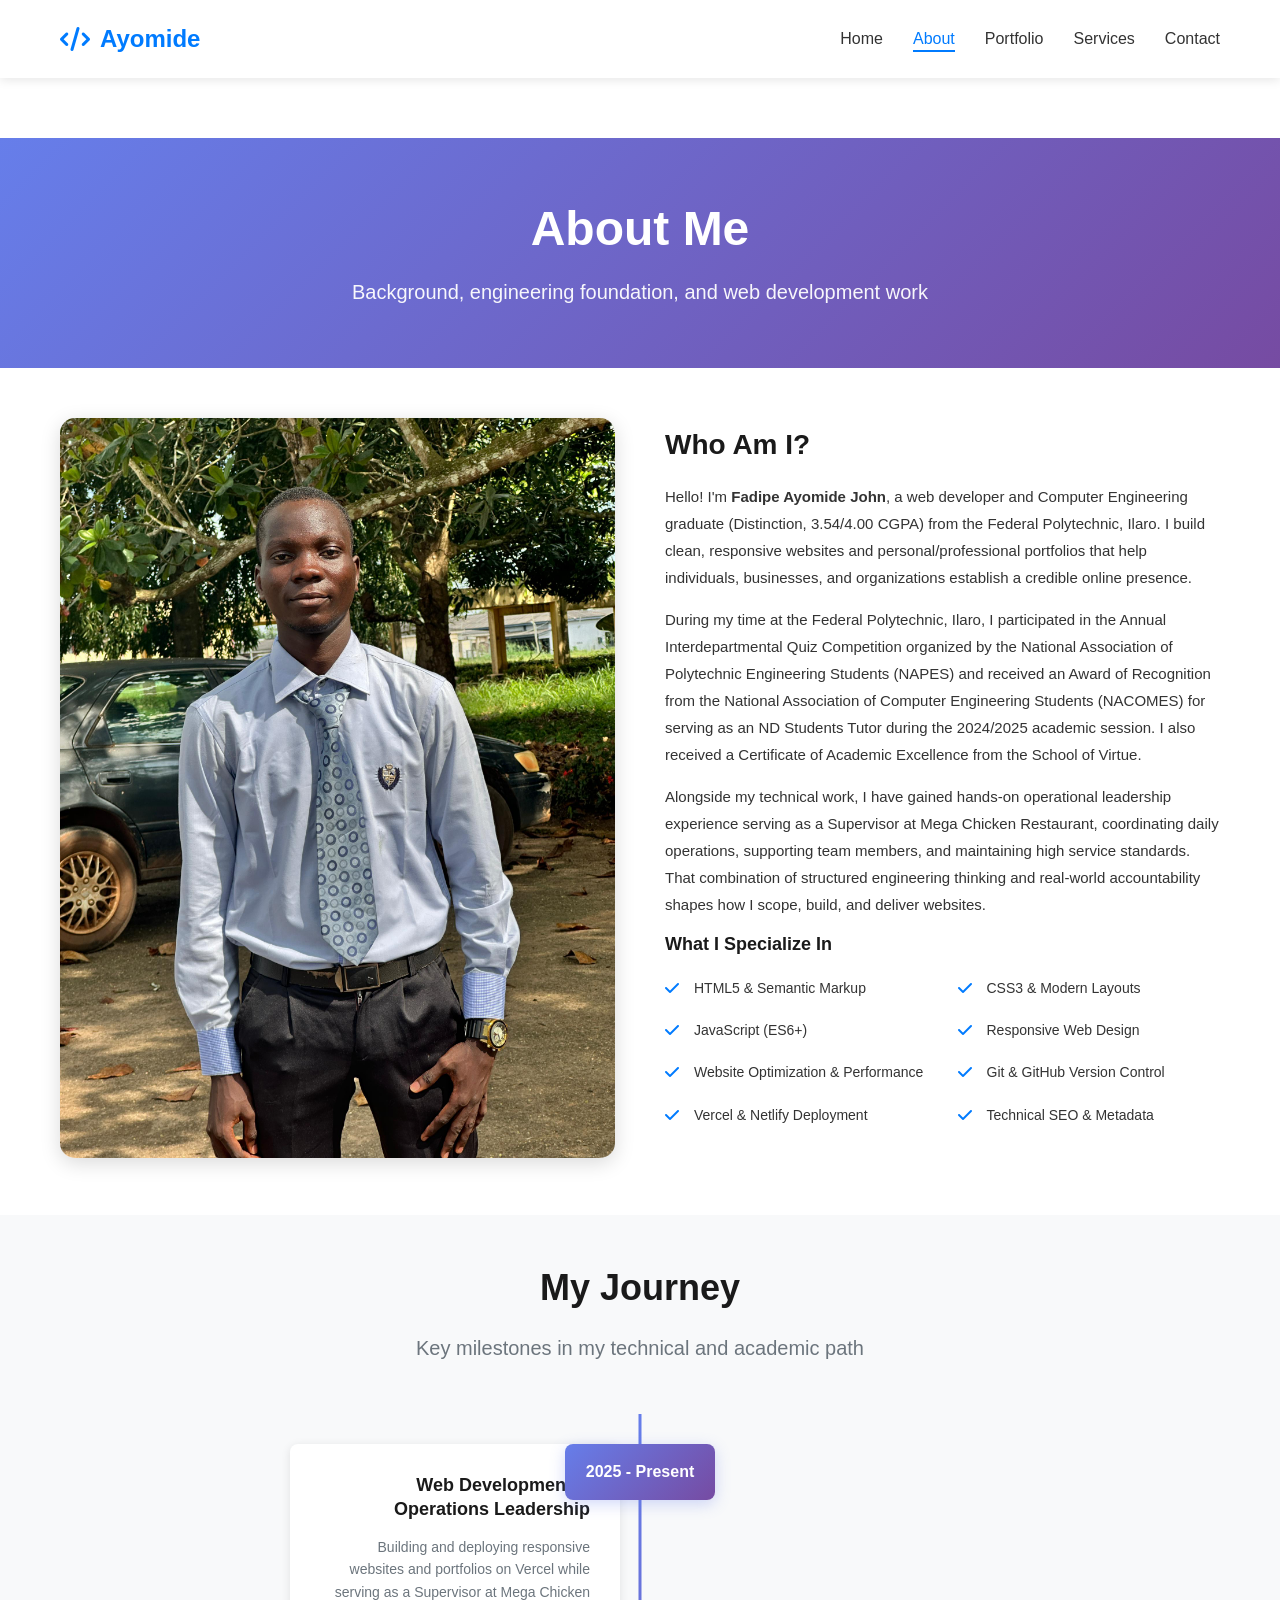
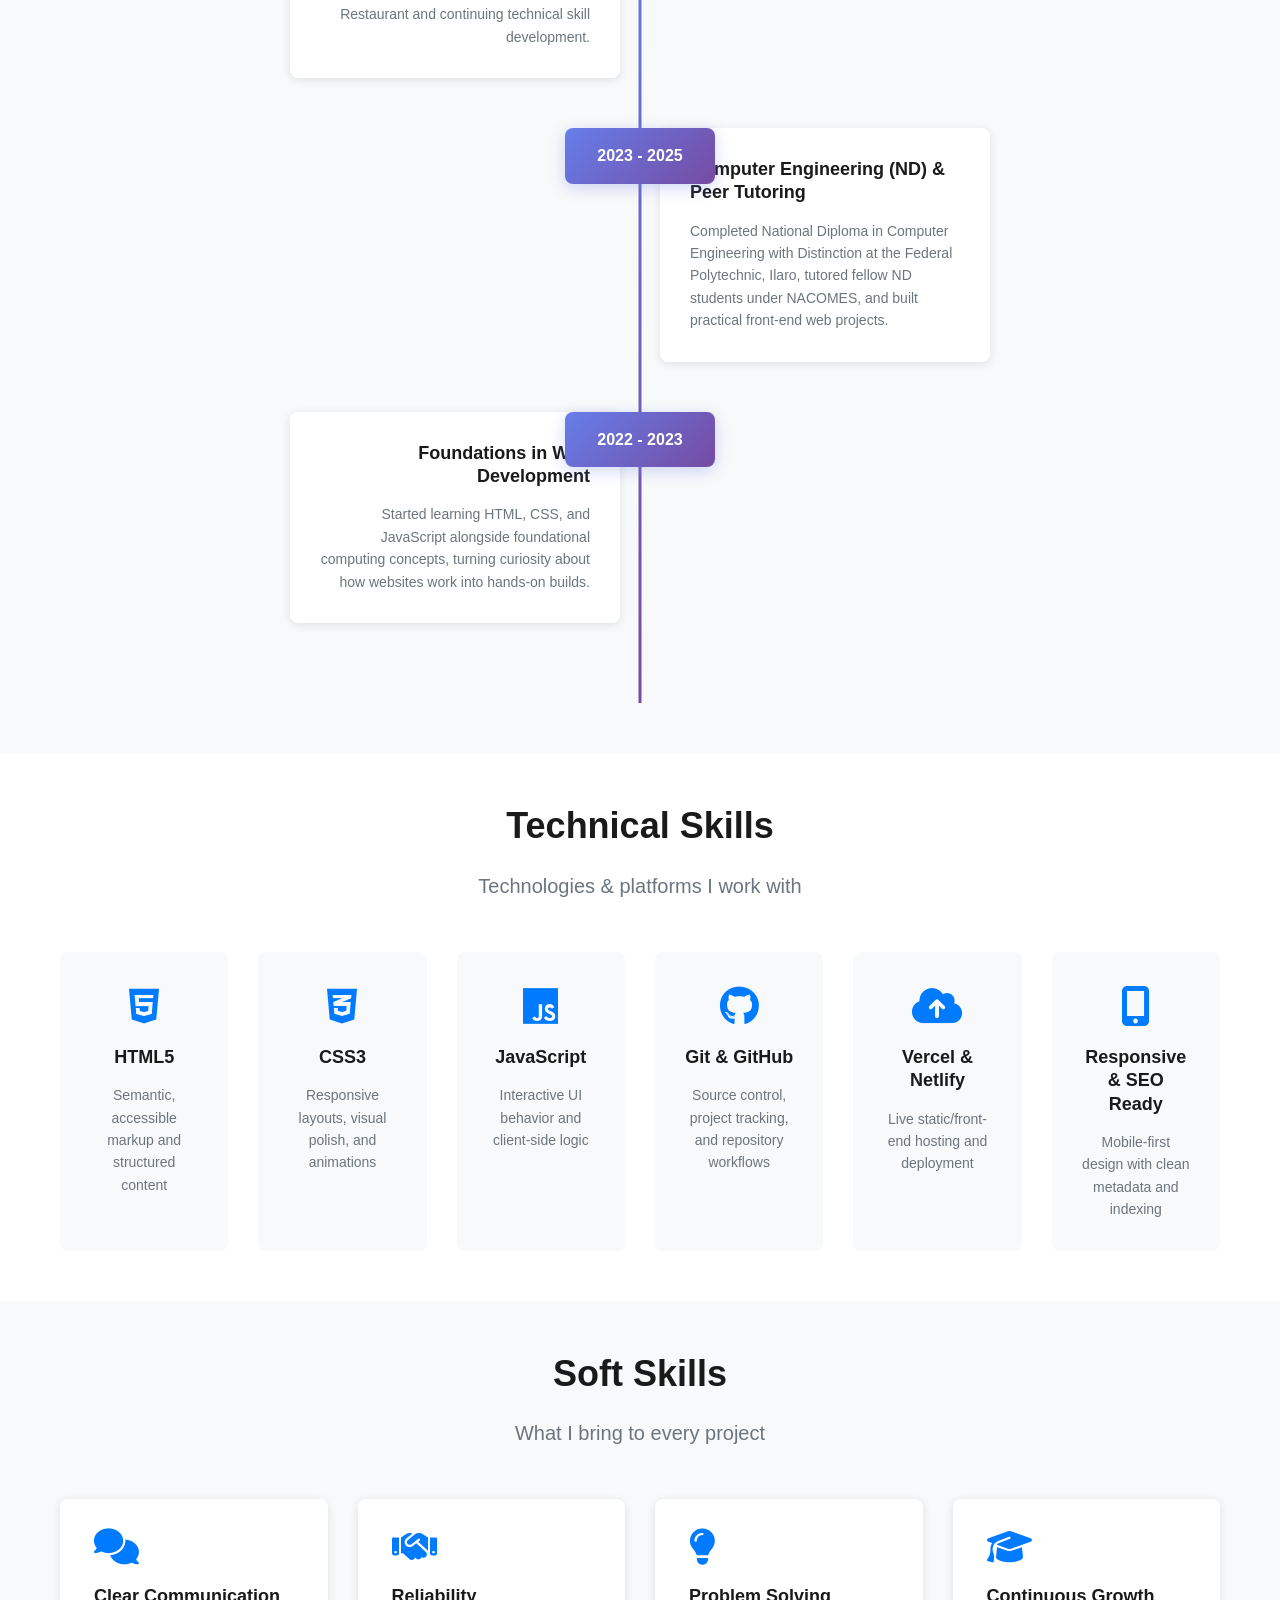
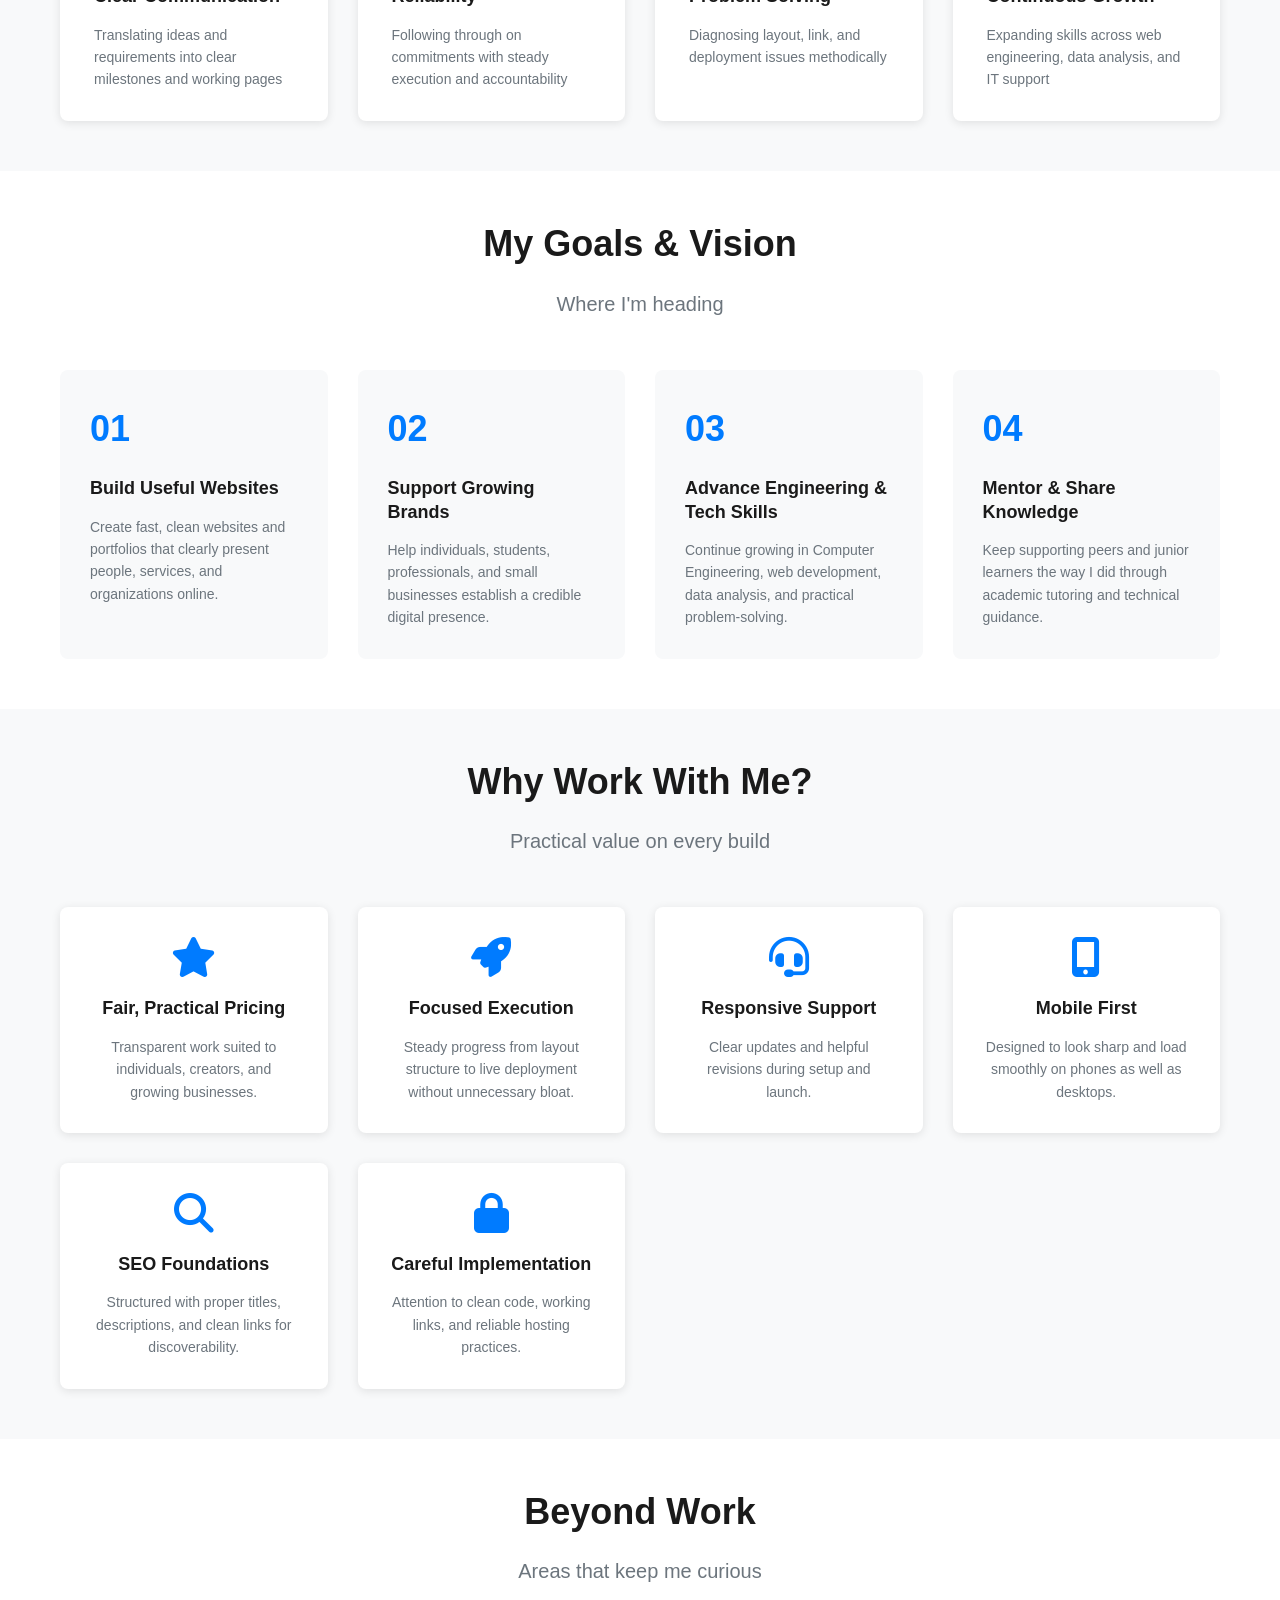
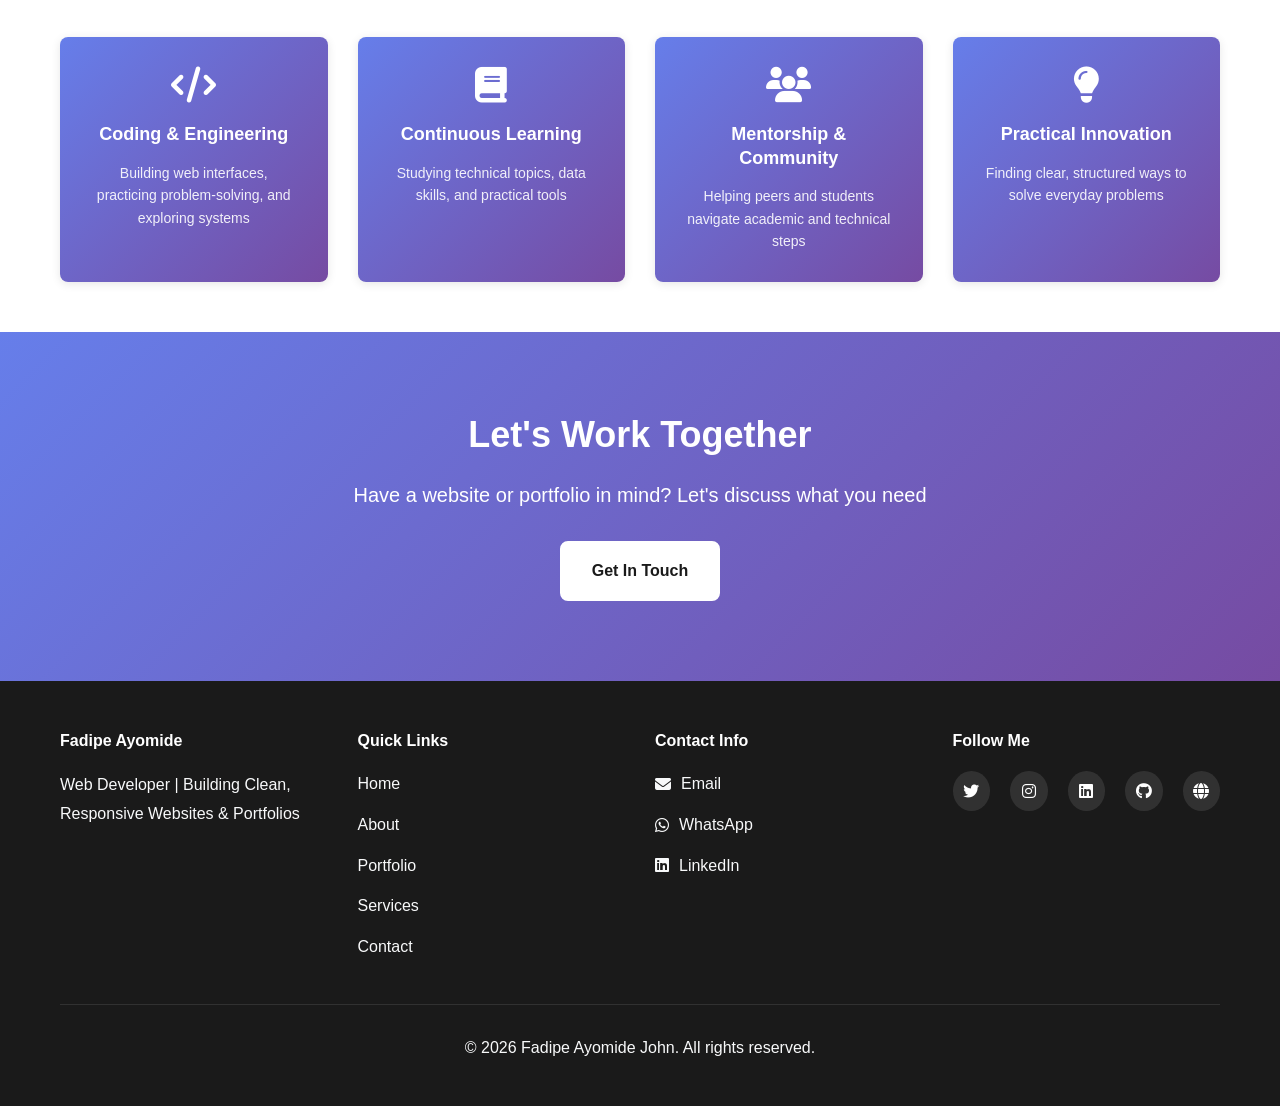
<file: about.html>
<!DOCTYPE html>
<html lang="en">
<head>
    <meta charset="UTF-8">
    <meta name="viewport" content="width=device-width, initial-scale=1.0">
    <title>About Me - Fadipe Ayomide John | Web Developer</title>
    <link rel="stylesheet" href="css/styles.css">
    <link rel="stylesheet" href="css/responsive.css">
    <link rel="stylesheet" href="https://cdnjs.cloudflare.com/ajax/libs/font-awesome/6.4.0/css/all.min.css">

    <!-- ==================== Google Analytics ==================== -->
    <script async src="https://www.googletagmanager.com/gtag/js?id=G-K5BEQGF1L0"></script>
    <script>
        window.dataLayer = window.dataLayer || [];
        function gtag(){dataLayer.push(arguments);}
        gtag('js', new Date());
        gtag('config', 'G-K5BEQGF1L0');
    </script>
</head>
<body>
    <!-- ==================== NAVIGATION ==================== -->
    <nav class="navbar">
        <div class="container">
            <div class="logo">
                <a href="index.html">
                    <i class="fas fa-code"></i> Ayomide
                </a>
            </div>
            <ul class="nav-links">
                <li><a href="index.html">Home</a></li>
                <li><a href="about.html" class="active">About</a></li>
                <li><a href="portfolio.html">Portfolio</a></li>
                <li><a href="services.html">Services</a></li>
                <li><a href="contact.html">Contact</a></li>
            </ul>
            <div class="hamburger">
                <span></span>
                <span></span>
                <span></span>
            </div>
        </div>
    </nav>

    <!-- ==================== PAGE HEADER ==================== -->
    <section class="page-header">
        <div class="container">
            <h1>About Me</h1>
            <p>Background, engineering foundation, and web development work</p>
        </div>
    </section>

    <!-- ==================== ABOUT CONTENT ==================== -->
    <section class="about-section">
        <div class="container">
            <div class="about-grid">
                <div class="about-image">
                    <img src="profile-photo.jpg" alt="Fadipe Ayomide John - Web Developer">
                </div>
                <div class="about-content">
                    <h2>Who Am I?</h2>
                    <p>
                        Hello! I'm <strong>Fadipe Ayomide John</strong>, a web developer and Computer Engineering
                        graduate (Distinction, 3.54/4.00 CGPA) from the Federal Polytechnic, Ilaro. I build
                        clean, responsive websites and personal/professional portfolios that help individuals,
                        businesses, and organizations establish a credible online presence.
                    </p>
                    <p>
                        During my time at the Federal Polytechnic, Ilaro, I participated in the Annual
                        Interdepartmental Quiz Competition organized by the National Association of Polytechnic
                        Engineering Students (NAPES) and received an Award of Recognition from the National
                        Association of Computer Engineering Students (NACOMES) for serving as an ND Students
                        Tutor during the 2024/2025 academic session. I also received a Certificate of Academic
                        Excellence from the School of Virtue.
                    </p>
                    <p>
                        Alongside my technical work, I have gained hands-on operational leadership experience
                        serving as a Supervisor at Mega Chicken Restaurant, coordinating daily operations,
                        supporting team members, and maintaining high service standards. That combination of
                        structured engineering thinking and real-world accountability shapes how I scope, build,
                        and deliver websites.
                    </p>

                    <h3>What I Specialize In</h3>
                    <div class="skills-list">
                        <div class="skill-item-text">
                            <i class="fas fa-check"></i>
                            <span>HTML5 & Semantic Markup</span>
                        </div>
                        <div class="skill-item-text">
                            <i class="fas fa-check"></i>
                            <span>CSS3 & Modern Layouts</span>
                        </div>
                        <div class="skill-item-text">
                            <i class="fas fa-check"></i>
                            <span>JavaScript (ES6+)</span>
                        </div>
                        <div class="skill-item-text">
                            <i class="fas fa-check"></i>
                            <span>Responsive Web Design</span>
                        </div>
                        <div class="skill-item-text">
                            <i class="fas fa-check"></i>
                            <span>Website Optimization & Performance</span>
                        </div>
                        <div class="skill-item-text">
                            <i class="fas fa-check"></i>
                            <span>Git & GitHub Version Control</span>
                        </div>
                        <div class="skill-item-text">
                            <i class="fas fa-check"></i>
                            <span>Vercel & Netlify Deployment</span>
                        </div>
                        <div class="skill-item-text">
                            <i class="fas fa-check"></i>
                            <span>Technical SEO & Metadata</span>
                        </div>
                    </div>
                </div>
            </div>
        </div>
    </section>

    <!-- ==================== EXPERIENCE TIMELINE ==================== -->
    <section class="experience-section">
        <div class="container">
            <div class="section-header">
                <h2>My Journey</h2>
                <p class="section-subtitle">Key milestones in my technical and academic path</p>
            </div>

            <div class="timeline">
                <div class="timeline-item">
                    <div class="timeline-date">2025 - Present</div>
                    <div class="timeline-content">
                        <h3>Web Development & Operations Leadership</h3>
                        <p>
                            Building and deploying responsive websites and portfolios on Vercel while serving
                            as a Supervisor at Mega Chicken Restaurant and continuing technical skill development.
                        </p>
                    </div>
                </div>

                <div class="timeline-item">
                    <div class="timeline-date">2023 - 2025</div>
                    <div class="timeline-content">
                        <h3>Computer Engineering (ND) & Peer Tutoring</h3>
                        <p>
                            Completed National Diploma in Computer Engineering with Distinction at the Federal
                            Polytechnic, Ilaro, tutored fellow ND students under NACOMES, and built practical
                            front-end web projects.
                        </p>
                    </div>
                </div>

                <div class="timeline-item">
                    <div class="timeline-date">2022 - 2023</div>
                    <div class="timeline-content">
                        <h3>Foundations in Web Development</h3>
                        <p>
                            Started learning HTML, CSS, and JavaScript alongside foundational computing
                            concepts, turning curiosity about how websites work into hands-on builds.
                        </p>
                    </div>
                </div>
            </div>
        </div>
    </section>

    <!-- ==================== TECHNICAL SKILLS ==================== -->
    <section class="technical-skills">
        <div class="container">
            <div class="section-header">
                <h2>Technical Skills</h2>
                <p class="section-subtitle">Technologies & platforms I work with</p>
            </div>

            <div class="skills-grid">
                <div class="skill-card">
                    <i class="fab fa-html5"></i>
                    <h3>HTML5</h3>
                    <p>Semantic, accessible markup and structured content</p>
                </div>
                <div class="skill-card">
                    <i class="fab fa-css3-alt"></i>
                    <h3>CSS3</h3>
                    <p>Responsive layouts, visual polish, and animations</p>
                </div>
                <div class="skill-card">
                    <i class="fab fa-js"></i>
                    <h3>JavaScript</h3>
                    <p>Interactive UI behavior and client-side logic</p>
                </div>
                <div class="skill-card">
                    <i class="fab fa-github"></i>
                    <h3>Git & GitHub</h3>
                    <p>Source control, project tracking, and repository workflows</p>
                </div>
                <div class="skill-card">
                    <i class="fas fa-cloud-upload-alt"></i>
                    <h3>Vercel & Netlify</h3>
                    <p>Live static/front-end hosting and deployment</p>
                </div>
                <div class="skill-card">
                    <i class="fas fa-mobile-alt"></i>
                    <h3>Responsive & SEO Ready</h3>
                    <p>Mobile-first design with clean metadata and indexing</p>
                </div>
            </div>
        </div>
    </section>

    <!-- ==================== SOFT SKILLS ==================== -->
    <section class="soft-skills">
        <div class="container">
            <div class="section-header">
                <h2>Soft Skills</h2>
                <p class="section-subtitle">What I bring to every project</p>
            </div>

            <div class="soft-skills-grid">
                <div class="soft-skill-card">
                    <i class="fas fa-comments"></i>
                    <h3>Clear Communication</h3>
                    <p>Translating ideas and requirements into clear milestones and working pages</p>
                </div>
                <div class="soft-skill-card">
                    <i class="fas fa-handshake"></i>
                    <h3>Reliability</h3>
                    <p>Following through on commitments with steady execution and accountability</p>
                </div>
                <div class="soft-skill-card">
                    <i class="fas fa-lightbulb"></i>
                    <h3>Problem Solving</h3>
                    <p>Diagnosing layout, link, and deployment issues methodically</p>
                </div>
                <div class="soft-skill-card">
                    <i class="fas fa-graduation-cap"></i>
                    <h3>Continuous Growth</h3>
                    <p>Expanding skills across web engineering, data analysis, and IT support</p>
                </div>
            </div>
        </div>
    </section>

    <!-- ==================== GOALS & VISION ==================== -->
    <section class="goals-section">
        <div class="container">
            <div class="section-header">
                <h2>My Goals & Vision</h2>
                <p class="section-subtitle">Where I'm heading</p>
            </div>

            <div class="goals-grid">
                <div class="goal-card">
                    <div class="goal-number">01</div>
                    <h3>Build Useful Websites</h3>
                    <p>
                        Create fast, clean websites and portfolios that clearly present people,
                        services, and organizations online.
                    </p>
                </div>
                <div class="goal-card">
                    <div class="goal-number">02</div>
                    <h3>Support Growing Brands</h3>
                    <p>
                        Help individuals, students, professionals, and small businesses establish a
                        credible digital presence.
                    </p>
                </div>
                <div class="goal-card">
                    <div class="goal-number">03</div>
                    <h3>Advance Engineering & Tech Skills</h3>
                    <p>
                        Continue growing in Computer Engineering, web development, data analysis, and
                        practical problem-solving.
                    </p>
                </div>
                <div class="goal-card">
                    <div class="goal-number">04</div>
                    <h3>Mentor & Share Knowledge</h3>
                    <p>
                        Keep supporting peers and junior learners the way I did through academic
                        tutoring and technical guidance.
                    </p>
                </div>
            </div>
        </div>
    </section>

    <!-- ==================== WHY WORK WITH ME ==================== -->
    <section class="why-me">
        <div class="container">
            <div class="section-header">
                <h2>Why Work With Me?</h2>
                <p class="section-subtitle">Practical value on every build</p>
            </div>

            <div class="why-me-grid">
                <div class="why-me-card">
                    <i class="fas fa-star"></i>
                    <h3>Fair, Practical Pricing</h3>
                    <p>Transparent work suited to individuals, creators, and growing businesses.</p>
                </div>
                <div class="why-me-card">
                    <i class="fas fa-rocket"></i>
                    <h3>Focused Execution</h3>
                    <p>Steady progress from layout structure to live deployment without unnecessary bloat.</p>
                </div>
                <div class="why-me-card">
                    <i class="fas fa-headset"></i>
                    <h3>Responsive Support</h3>
                    <p>Clear updates and helpful revisions during setup and launch.</p>
                </div>
                <div class="why-me-card">
                    <i class="fas fa-mobile-alt"></i>
                    <h3>Mobile First</h3>
                    <p>Designed to look sharp and load smoothly on phones as well as desktops.</p>
                </div>
                <div class="why-me-card">
                    <i class="fas fa-search"></i>
                    <h3>SEO Foundations</h3>
                    <p>Structured with proper titles, descriptions, and clean links for discoverability.</p>
                </div>
                <div class="why-me-card">
                    <i class="fas fa-lock"></i>
                    <h3>Careful Implementation</h3>
                    <p>Attention to clean code, working links, and reliable hosting practices.</p>
                </div>
            </div>
        </div>
    </section>

    <!-- ==================== PERSONAL INTERESTS ==================== -->
    <section class="interests-section">
        <div class="container">
            <div class="section-header">
                <h2>Beyond Work</h2>
                <p class="section-subtitle">Areas that keep me curious</p>
            </div>

            <div class="interests-grid">
                <div class="interest-card">
                    <i class="fas fa-code"></i>
                    <h3>Coding & Engineering</h3>
                    <p>Building web interfaces, practicing problem-solving, and exploring systems</p>
                </div>
                <div class="interest-card">
                    <i class="fas fa-book"></i>
                    <h3>Continuous Learning</h3>
                    <p>Studying technical topics, data skills, and practical tools</p>
                </div>
                <div class="interest-card">
                    <i class="fas fa-users"></i>
                    <h3>Mentorship & Community</h3>
                    <p>Helping peers and students navigate academic and technical steps</p>
                </div>
                <div class="interest-card">
                    <i class="fas fa-lightbulb"></i>
                    <h3>Practical Innovation</h3>
                    <p>Finding clear, structured ways to solve everyday problems</p>
                </div>
            </div>
        </div>
    </section>

    <!-- ==================== CTA SECTION ==================== -->
    <section class="cta">
        <div class="container">
            <h2>Let's Work Together</h2>
            <p>Have a website or portfolio in mind? Let's discuss what you need</p>
            <a href="contact.html" class="btn btn-light">Get In Touch</a>
        </div>
    </section>

    <!-- ==================== FOOTER ==================== -->
    <footer class="footer">
        <div class="container">
            <div class="footer-content">
                <div class="footer-section">
                    <h4>Fadipe Ayomide</h4>
                    <p>Web Developer | Building Clean, Responsive Websites & Portfolios</p>
                </div>

                <div class="footer-section">
                    <h4>Quick Links</h4>
                    <ul>
                        <li><a href="index.html">Home</a></li>
                        <li><a href="about.html">About</a></li>
                        <li><a href="portfolio.html">Portfolio</a></li>
                        <li><a href="services.html">Services</a></li>
                        <li><a href="contact.html">Contact</a></li>
                    </ul>
                </div>

                <div class="footer-section">
                    <h4>Contact Info</h4>
                    <ul>
                        <li>
                            <a href="mailto:fadipeayomide17@gmail.com">
                                <i class="fas fa-envelope"></i> Email
                            </a>
                        </li>
                        <li>
                            <a href="https://wa.me/2349033212713" target="_blank" rel="noopener noreferrer">
                                <i class="fab fa-whatsapp"></i> WhatsApp
                            </a>
                        </li>
                        <li>
                            <a href="https://www.linkedin.com/in/fadipe-ayomide-oo1" target="_blank" rel="noopener noreferrer">
                                <i class="fab fa-linkedin"></i> LinkedIn
                            </a>
                        </li>
                    </ul>
                </div>

                <div class="footer-section">
                    <h4>Follow Me</h4>
                    <div class="social-links">
                        <a href="https://x.com/Fadipeayomidej" target="_blank" rel="noopener noreferrer" title="X (Twitter)">
                            <i class="fab fa-twitter"></i>
                        </a>
                         <a href="https://www.instagram.com/fadipeayomidej" target="_blank" rel="noopener noreferrer" title="Instagram">
                            <i class="fab fa-instagram"></i>
                        </a>
                        <a href="https://www.linkedin.com/in/fadipe-ayomide-oo1" target="_blank" rel="noopener noreferrer" title="LinkedIn">
                            <i class="fab fa-linkedin"></i>
                        </a>
                        <a href="https://github.com/fadmide0001-svg" target="_blank" rel="noopener noreferrer" title="GitHub">
                            <i class="fab fa-github"></i>
                        </a>
                        <a href="https://ayomide-fadipe.vercel.app" target="_blank" rel="noopener noreferrer" title="Engineering Portfolio">
                            <i class="fas fa-globe"></i>
                        </a>
                    </div>
                </div>
            </div>

            <div class="footer-bottom">
                <p>&copy; 2026 Fadipe Ayomide John. All rights reserved.</p>
            </div>
        </div>
    </footer>

    <!-- ==================== SCRIPTS ==================== -->
    <script src="js/script.js"></script>
</body>
                                   </html>
</file>
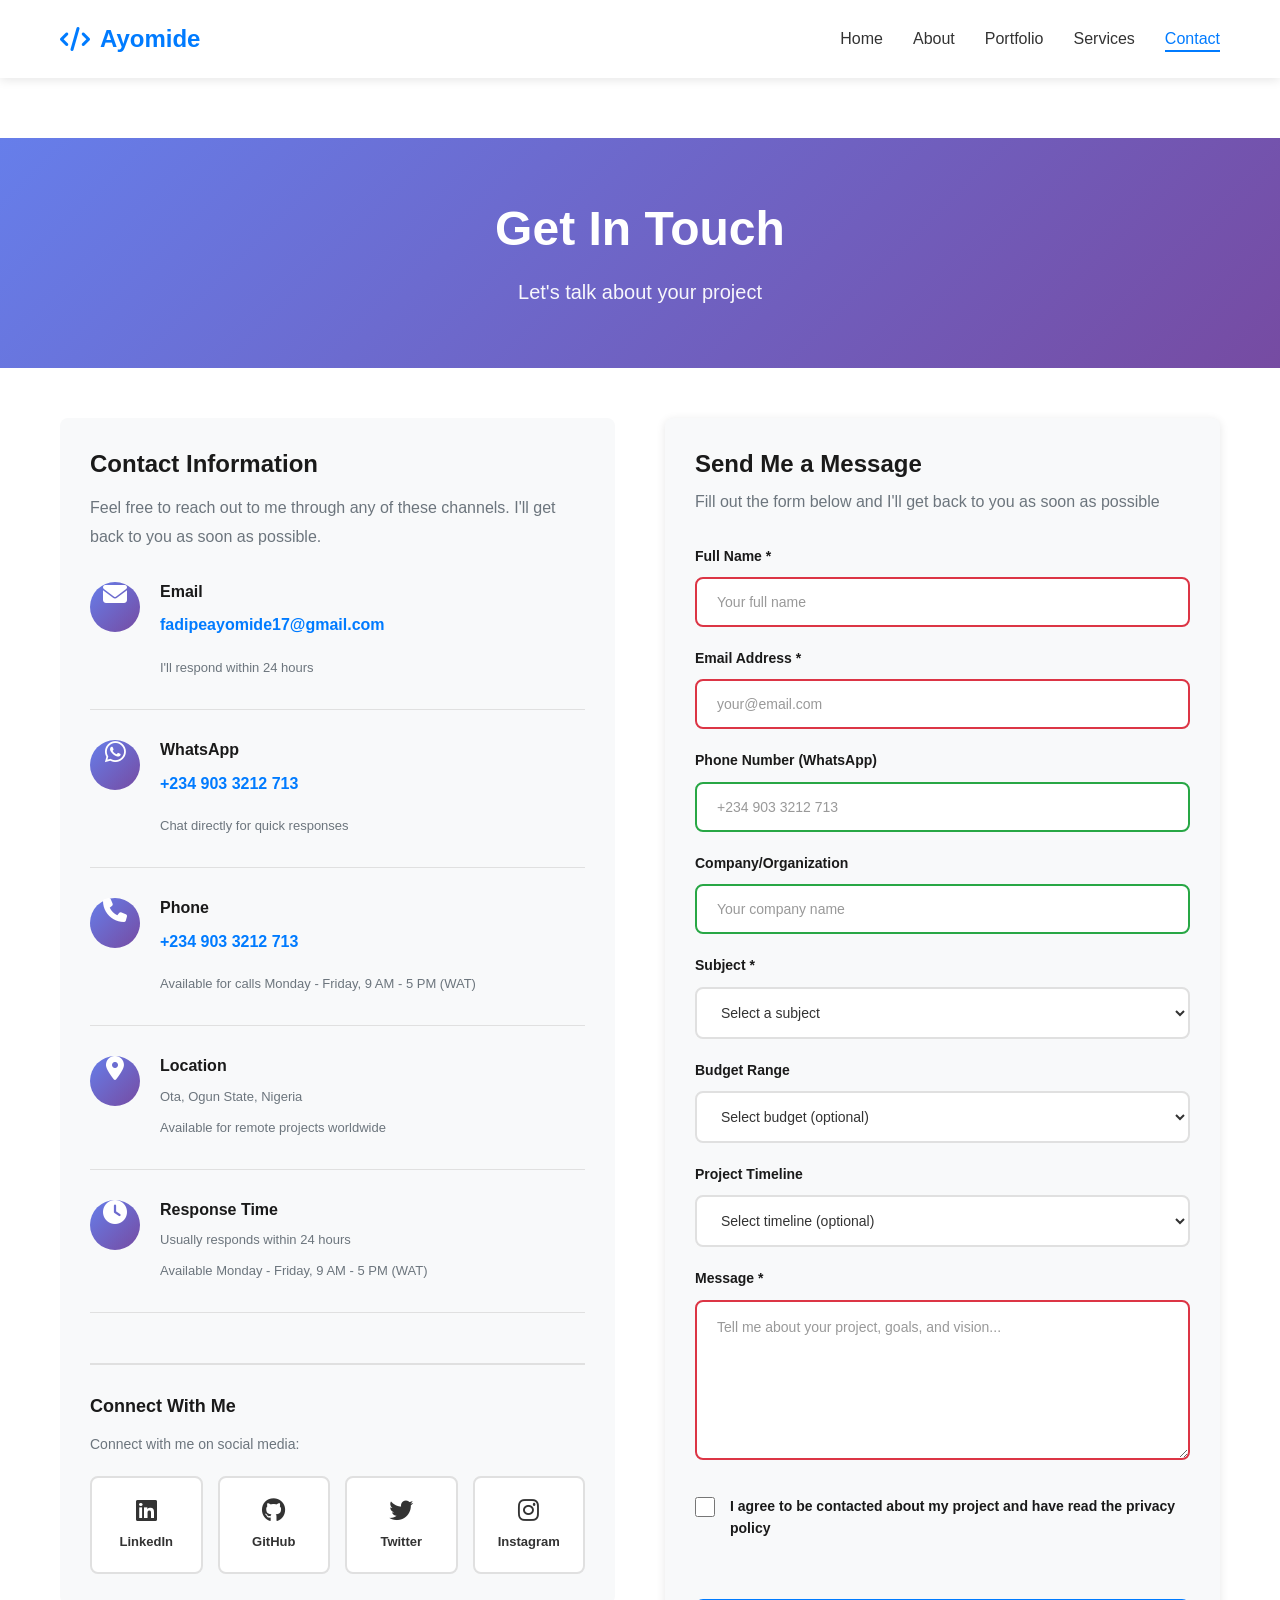
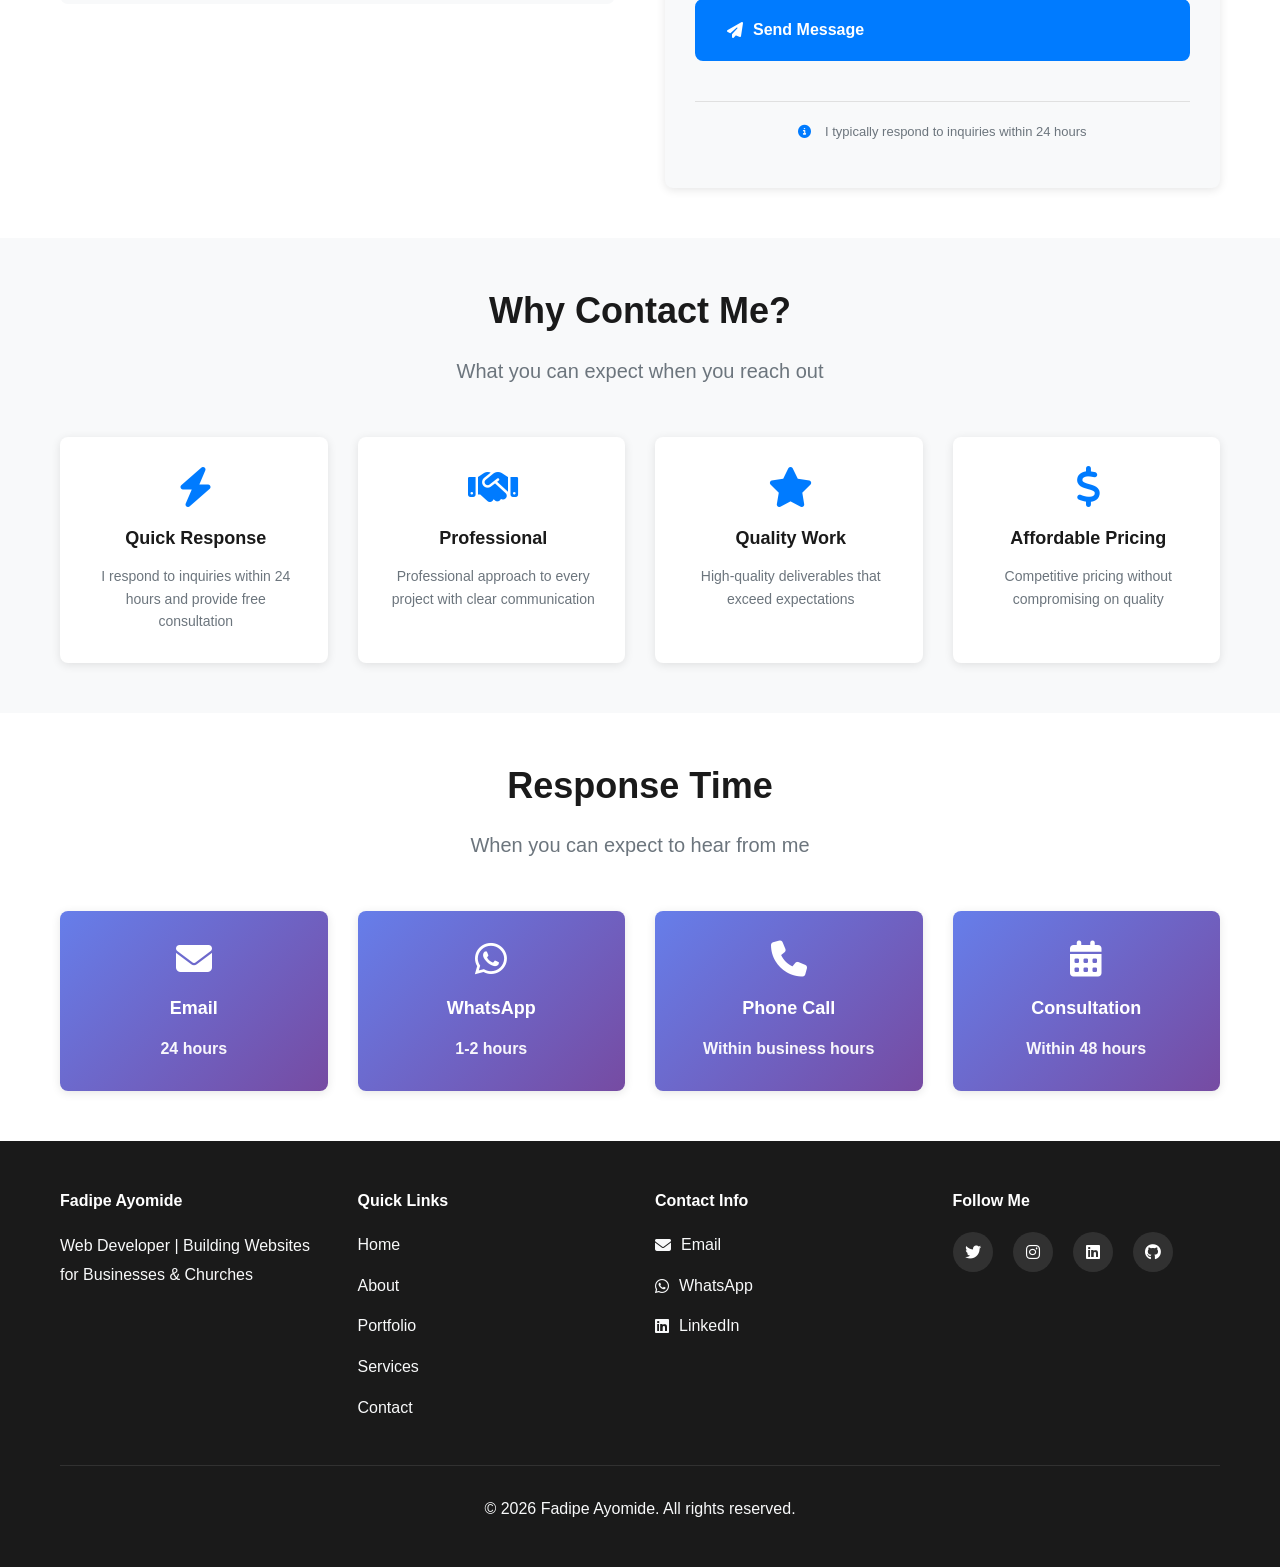
<file: contact.html>
<!DOCTYPE html>
<html lang="en">
<head>
    <meta charset="UTF-8">
    <meta name="viewport" content="width=device-width, initial-scale=1.0">
    <title>Contact Me - Fadipe Ayomide | Web Developer</title>
    <link rel="stylesheet" href="css/styles.css">
    <link rel="stylesheet" href="css/responsive.css">
    <link rel="stylesheet" href="https://cdnjs.cloudflare.com/ajax/libs/font-awesome/6.4.0/css/all.min.css">
</head>
<body>
    <!-- ==================== NAVIGATION ==================== -->
    <nav class="navbar">
        <div class="container">
            <div class="logo">
                <a href="index.html">
                    <i class="fas fa-code"></i> Ayomide
                </a>
            </div>
            <ul class="nav-links">
                <li><a href="index.html">Home</a></li>
                <li><a href="about.html">About</a></li>
                <li><a href="portfolio.html">Portfolio</a></li>
                <li><a href="services.html">Services</a></li>
                <li><a href="contact.html" class="active">Contact</a></li>
            </ul>
            <div class="hamburger">
                <span></span>
                <span></span>
                <span></span>
            </div>
        </div>
    </nav>

    <!-- ==================== PAGE HEADER ==================== -->
    <section class="page-header">
        <div class="container">
            <h1>Get In Touch</h1>
            <p>Let's talk about your project</p>
        </div>
    </section>

    <!-- ==================== CONTACT SECTION ==================== -->
    <section class="contact-section">
        <div class="container">
            <div class="contact-grid">
                <!-- Contact Information -->
                <div class="contact-info">
                    <h2>Contact Information</h2>
                    <p>Feel free to reach out to me through any of these channels. I'll get back to you as soon as possible.</p>

                    <!-- Email -->
                    <div class="contact-item">
                        <div class="contact-icon">
                            <i class="fas fa-envelope"></i>
                        </div>
                        <div class="contact-details">
                            <h3>Email</h3>
                            <a href="mailto:fadipeayomide17@gmail.com">fadipeayomide17@gmail.com</a>
                            <p>I'll respond within 24 hours</p>
                        </div>
                    </div>

                    <!-- WhatsApp -->
                    <div class="contact-item">
                        <div class="contact-icon">
                            <i class="fab fa-whatsapp"></i>
                        </div>
                        <div class="contact-details">
                            <h3>WhatsApp</h3>
                            <a href="https://wa.me/2349033212713" target="_blank">+234 903 3212 713</a>
                            <p>Chat directly for quick responses</p>
                        </div>
                    </div>

                    <!-- Phone -->
                    <div class="contact-item">
                        <div class="contact-icon">
                            <i class="fas fa-phone"></i>
                        </div>
                        <div class="contact-details">
                            <h3>Phone</h3>
                            <a href="tel:+2349033212713">+234 903 3212 713</a>
                            <p>Available for calls Monday - Friday, 9 AM - 5 PM (WAT)</p>
                        </div>
                    </div>

                    <!-- Location -->
                    <div class="contact-item">
                        <div class="contact-icon">
                            <i class="fas fa-map-marker-alt"></i>
                        </div>
                        <div class="contact-details">
                            <h3>Location</h3>
                            <p>Ota, Ogun State, Nigeria</p>
                            <p>Available for remote projects worldwide</p>
                        </div>
                    </div>

                    <!-- Response Time -->
                    <div class="contact-item">
                        <div class="contact-icon">
                            <i class="fas fa-clock"></i>
                        </div>
                        <div class="contact-details">
                            <h3>Response Time</h3>
                            <p>Usually responds within 24 hours</p>
                            <p>Available Monday - Friday, 9 AM - 5 PM (WAT)</p>
                        </div>
                    </div>

                    <!-- Social Links -->
                    <div class="contact-social">
                        <h3>Connect With Me</h3>
                        <p>Connect with me on social media:</p>
                        <div class="social-links-large">
                            <a href="https://linkedin.com/in/fadipe-ayomide-oo1" target="_blank" class="social-btn" title="LinkedIn">
                                <i class="fab fa-linkedin"></i>
                                <span>LinkedIn</span>
                            </a>
                            <a href="https://github.com/ayomidejohn-max" target="_blank" class="social-btn" title="GitHub">
                                <i class="fab fa-github"></i>
                                <span>GitHub</span>
                            </a>
                            <a href="https://twitter.com" target="_blank" class="social-btn" title="Twitter">
                                <i class="fab fa-twitter"></i>
                                <span>Twitter</span>
                            </a>
                            <a href="https://instagram.com" target="_blank" class="social-btn" title="Instagram">
                                <i class="fab fa-instagram"></i>
                                <span>Instagram</span>
                            </a>
                        </div>
                    </div>
                </div>

                <!-- Contact Form -->
                <div class="contact-form-wrapper">
                    <h2>Send Me a Message</h2>
                    <p>Fill out the form below and I'll get back to you as soon as possible</p>

                    <!-- Success Message -->
                    <div id="successMessage" class="success-message" style="display: none;">
                        <i class="fas fa-check-circle"></i>
                        <h3>Message Sent Successfully!</h3>
                        <p>Thank you for reaching out. I'll get back to you soon.</p>
                    </div>

                    <form id="contactForm" class="contact-form">
                        <!-- Name Field -->
                        <div class="form-group">
                            <label for="name">Full Name *</label>
                            <input type="text" id="name" name="name" required placeholder="Your full name">
                            <span class="error-message" id="nameError"></span>
                        </div>

                        <!-- Email Field -->
                        <div class="form-group">
                            <label for="email">Email Address *</label>
                            <input type="email" id="email" name="email" required placeholder="your@email.com">
                            <span class="error-message" id="emailError"></span>
                        </div>

                        <!-- Phone Field -->
                        <div class="form-group">
                            <label for="phone">Phone Number (WhatsApp)</label>
                            <input type="tel" id="phone" name="phone" placeholder="+234 903 3212 713">
                            <span class="error-message" id="phoneError"></span>
                        </div>

                        <!-- Company Field -->
                        <div class="form-group">
                            <label for="company">Company/Organization</label>
                            <input type="text" id="company" name="company" placeholder="Your company name">
                        </div>

                        <!-- Subject Field -->
                        <div class="form-group">
                            <label for="subject">Subject *</label>
                            <select id="subject" name="subject" required>
                                <option value="">Select a subject</option>
                                <option value="website_design">Website Design</option>
                                <option value="website_redesign">Website Redesign</option>
                                <option value="ecommerce">E-commerce Setup</option>
                                <option value="maintenance">Website Maintenance</option>
                                <option value="optimization">Website Optimization</option>
                                <option value="domain_hosting">Domain & Hosting Setup</option>
                                <option value="other">Other Services</option>
                                <option value="inquiry">General Inquiry</option>
                            </select>
                            <span class="error-message" id="subjectError"></span>
                        </div>

                        <!-- Budget Field -->
                        <div class="form-group">
                            <label for="budget">Budget Range</label>
                            <select id="budget" name="budget">
                                <option value="">Select budget (optional)</option>
                                <option value="10k-30k">₦10,000 - ₦30,000</option>
                                <option value="30k-50k">₦30,000 - ₦50,000</option>
                                <option value="50k-100k">₦50,000 - ₦100,000</option>
                                <option value="100k-200k">₦100,000 - ₦200,000</option>
                                <option value="200k+">₦200,000+</option>
                            </select>
                        </div>

                        <!-- Timeline Field -->
                        <div class="form-group">
                            <label for="timeline">Project Timeline</label>
                            <select id="timeline" name="timeline">
                                <option value="">Select timeline (optional)</option>
                                <option value="urgent">ASAP (1-2 weeks)</option>
                                <option value="soon">Soon (2-4 weeks)</option>
                                <option value="flexible">Flexible (1-3 months)</option>
                                <option value="planning">Still Planning</option>
                            </select>
                        </div>

                        <!-- Message Field -->
                        <div class="form-group">
                            <label for="message">Message *</label>
                            <textarea id="message" name="message" required placeholder="Tell me about your project, goals, and vision..." rows="6"></textarea>
                            <span class="error-message" id="messageError"></span>
                        </div>

                        <!-- Agree to Terms -->
                        <div class="form-group checkbox">
                            <input type="checkbox" id="agree" name="agree" required>
                            <label for="agree" class="checkbox-label">
                                I agree to be contacted about my project and have read the privacy policy
                            </label>
                            <span class="error-message" id="agreeError"></span>
                        </div>

                        <!-- Submit Button -->
                        <button type="submit" class="btn btn-primary btn-submit">
                            <i class="fas fa-paper-plane"></i> Send Message
                        </button>

                        <!-- Form Info -->
                        <p class="form-info">
                            <i class="fas fa-info-circle"></i>
                            I typically respond to inquiries within 24 hours
                        </p>
                    </form>
                </div>
            </div>
        </div>
    </section>

    <!-- ==================== WHY CONTACT ME ==================== -->
    <section class="why-contact">
        <div class="container">
            <div class="section-header">
                <h2>Why Contact Me?</h2>
                <p class="section-subtitle">What you can expect when you reach out</p>
            </div>

            <div class="why-contact-grid">
                <div class="why-contact-card">
                    <i class="fas fa-bolt"></i>
                    <h3>Quick Response</h3>
                    <p>I respond to inquiries within 24 hours and provide free consultation</p>
                </div>
                <div class="why-contact-card">
                    <i class="fas fa-handshake"></i>
                    <h3>Professional</h3>
                    <p>Professional approach to every project with clear communication</p>
                </div>
                <div class="why-contact-card">
                    <i class="fas fa-star"></i>
                    <h3>Quality Work</h3>
                    <p>High-quality deliverables that exceed expectations</p>
                </div>
                <div class="why-contact-card">
                    <i class="fas fa-dollar-sign"></i>
                    <h3>Affordable Pricing</h3>
                    <p>Competitive pricing without compromising on quality</p>
                </div>
            </div>
        </div>
    </section>

    <!-- ==================== RESPONSE TIME ==================== -->
    <section class="response-time">
        <div class="container">
            <div class="section-header">
                <h2>Response Time</h2>
                <p class="section-subtitle">When you can expect to hear from me</p>
            </div>

            <div class="response-grid">
                <div class="response-card">
                    <i class="fas fa-envelope"></i>
                    <h3>Email</h3>
                    <p>24 hours</p>
                </div>
                <div class="response-card">
                    <i class="fab fa-whatsapp"></i>
                    <h3>WhatsApp</h3>
                    <p>1-2 hours</p>
                </div>
                <div class="response-card">
                    <i class="fas fa-phone"></i>
                    <h3>Phone Call</h3>
                    <p>Within business hours</p>
                </div>
                <div class="response-card">
                    <i class="fas fa-calendar-alt"></i>
                    <h3>Consultation</h3>
                    <p>Within 48 hours</p>
                </div>
            </div>
        </div>
    </section>

    <!-- ==================== FOOTER ==================== -->
    <footer class="footer">
        <div class="container">
            <div class="footer-content">
                <div class="footer-section">
                    <h4>Fadipe Ayomide</h4>
                    <p>Web Developer | Building Websites for Businesses & Churches</p>
                </div>

                <div class="footer-section">
                    <h4>Quick Links</h4>
                    <ul>
                        <li><a href="index.html">Home</a></li>
                        <li><a href="about.html">About</a></li>
                        <li><a href="portfolio.html">Portfolio</a></li>
                        <li><a href="services.html">Services</a></li>
                        <li><a href="contact.html">Contact</a></li>
                    </ul>
                </div>

                <div class="footer-section">
                    <h4>Contact Info</h4>
                    <ul>
                        <li>
                            <a href="mailto:fadipeayomide17@gmail.com">
                                <i class="fas fa-envelope"></i> Email
                            </a>
                        </li>
                        <li>
                            <a href="https://wa.me/2349033212713" target="_blank">
                                <i class="fab fa-whatsapp"></i> WhatsApp
                            </a>
                        </li>
                        <li>
                            <a href="https://www.linkedin.com/in/fadipe-ayomide-oo1" target="_blank">
                                <i class="fab fa-linkedin"></i> LinkedIn
                            </a>
                        </li>
                    </ul>
                </div>

                <div class="footer-section">
                    <h4>Follow Me</h4>
                    <div class="social-links">
                        <a href="https://twitter.com" target="_blank" title="Twitter">
                            <i class="fab fa-twitter"></i>
                        </a>
                        <a href="https://instagram.com" target="_blank" title="Instagram">
                            <i class="fab fa-instagram"></i>
                        </a>
                        <a href="https://www.linkedin.com/in/fadipe-ayomide-oo1" target="_blank" title="LinkedIn">
                            <i class="fab fa-linkedin"></i>
                        </a>
                        <a href="https://github.com" target="_blank" title="GitHub">
                            <i class="fab fa-github"></i>
                        </a>
                    </div>
                </div>
            </div>

            <div class="footer-bottom">
                <p>&copy; 2026 Fadipe Ayomide. All rights reserved.</p>
            </div>
        </div>
    </footer>

    <!-- ==================== SCRIPTS ==================== -->
    <script src="js/script.js"></script>
</body>
</html>
</file>
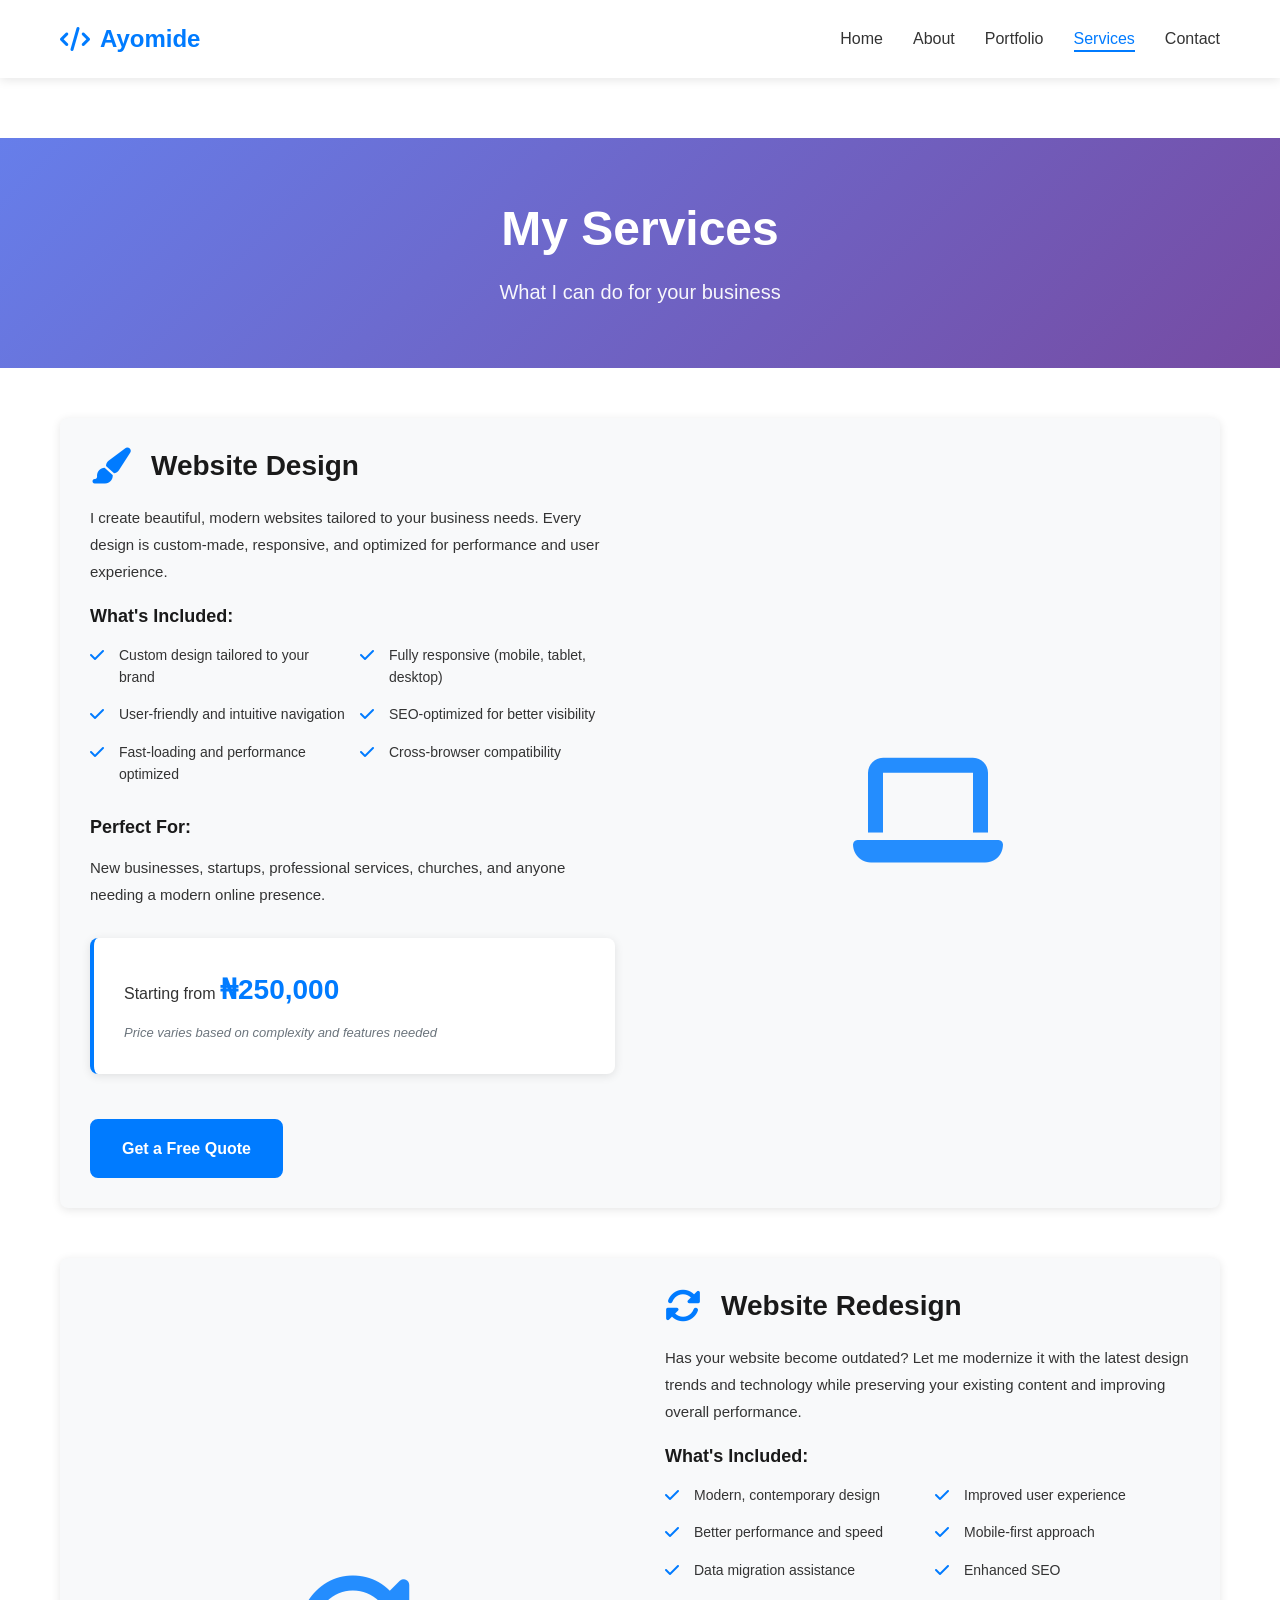
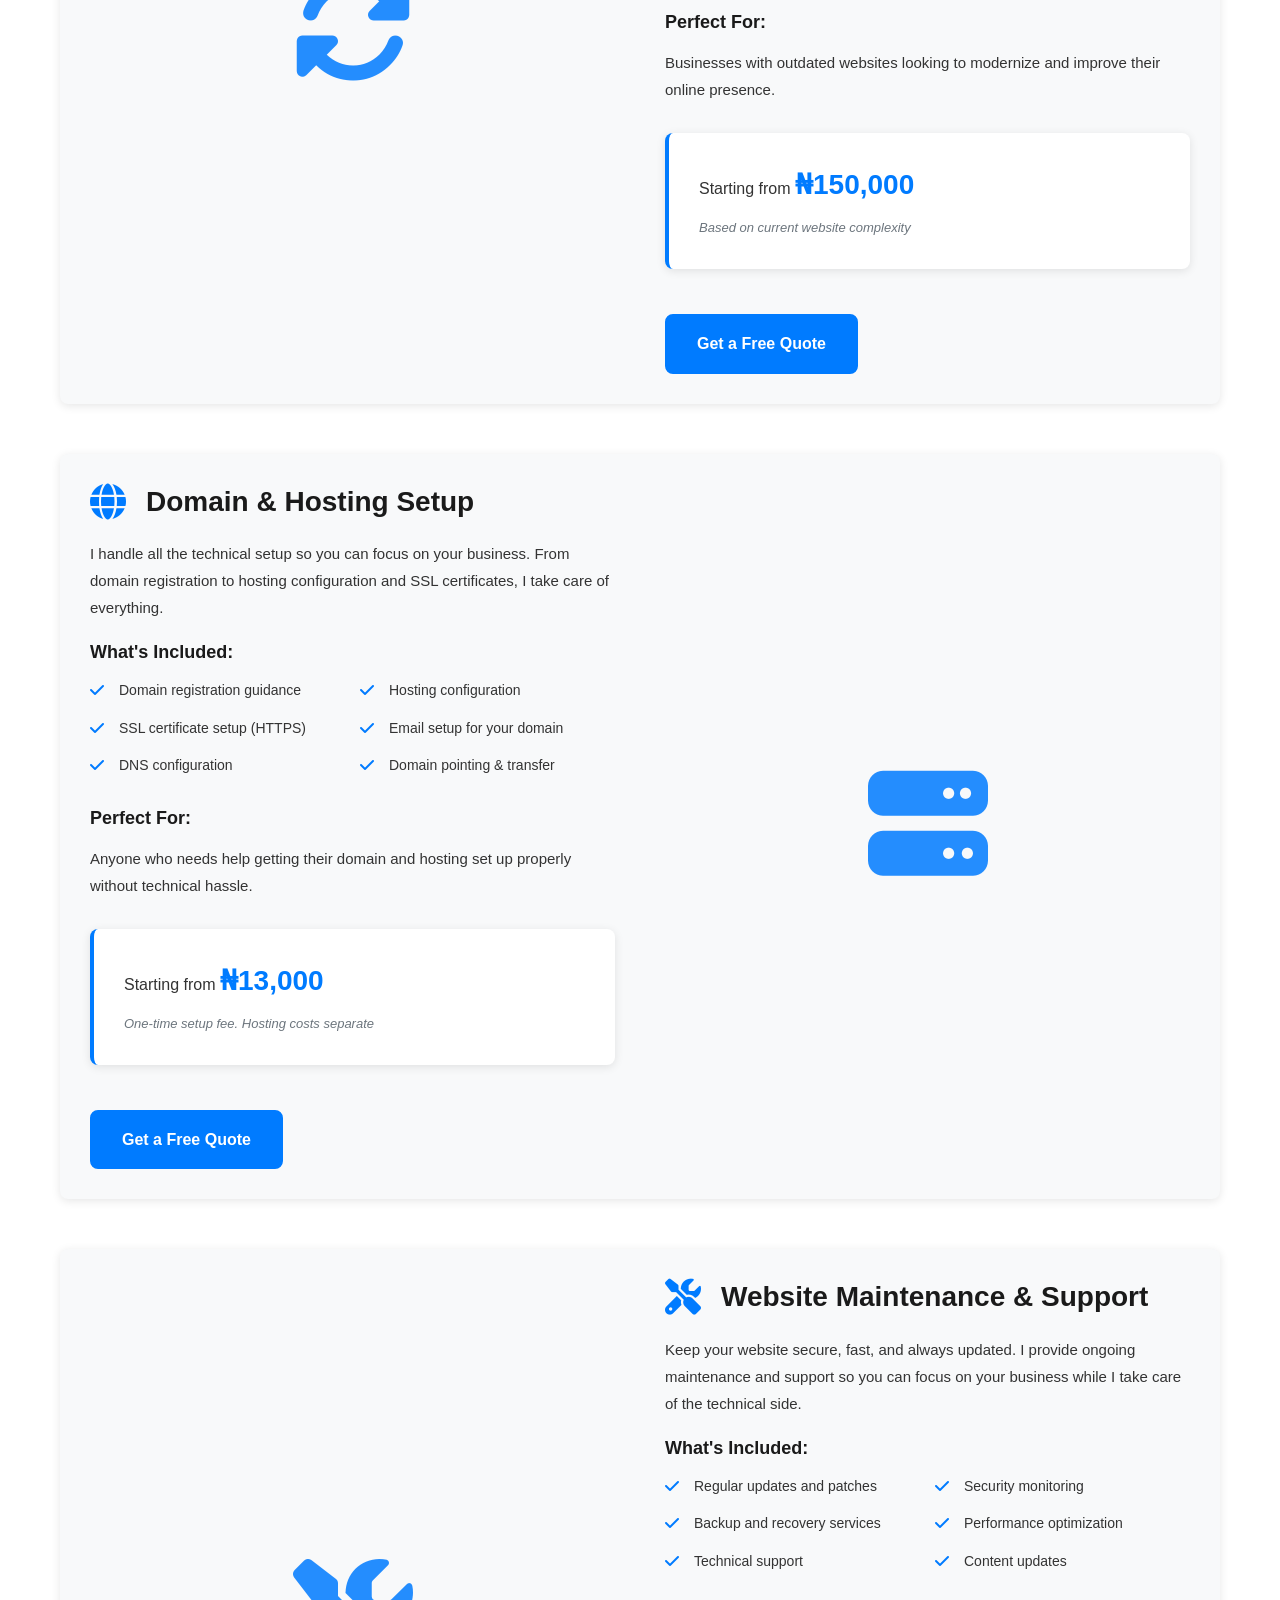
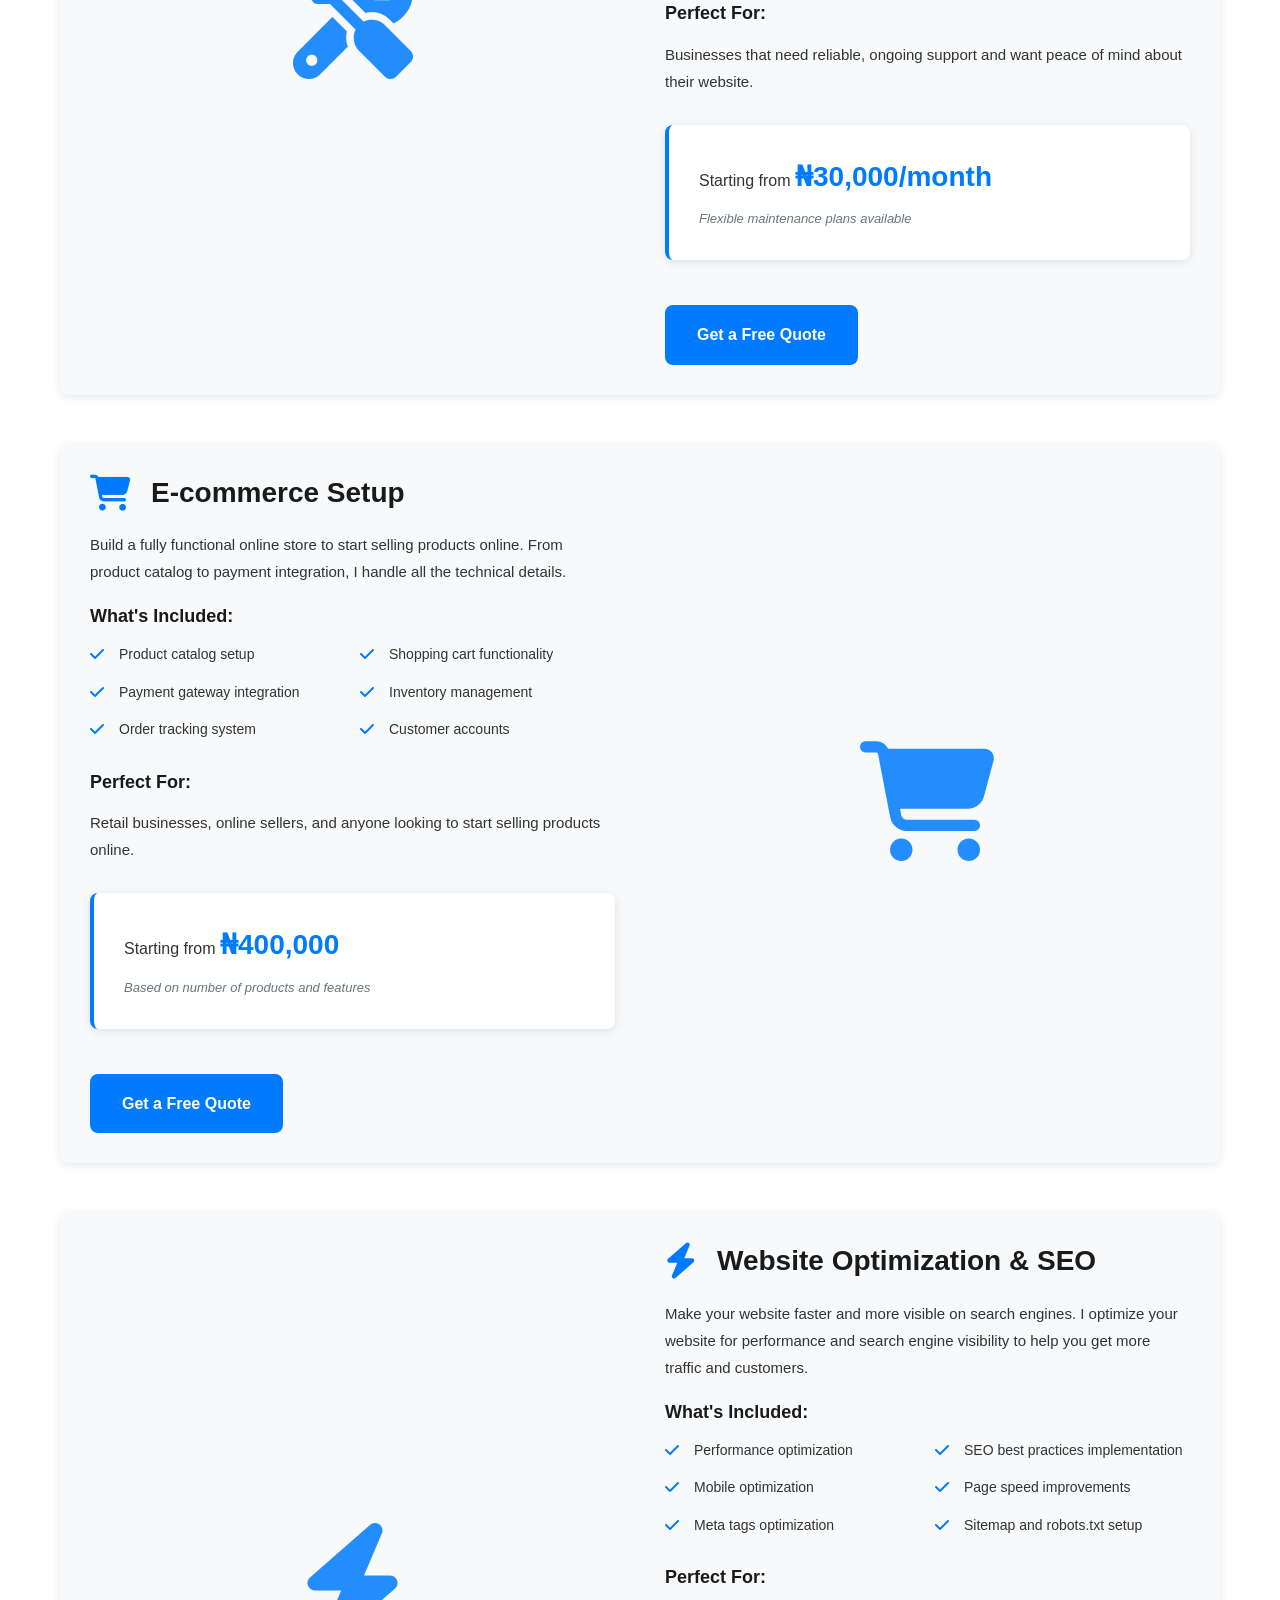
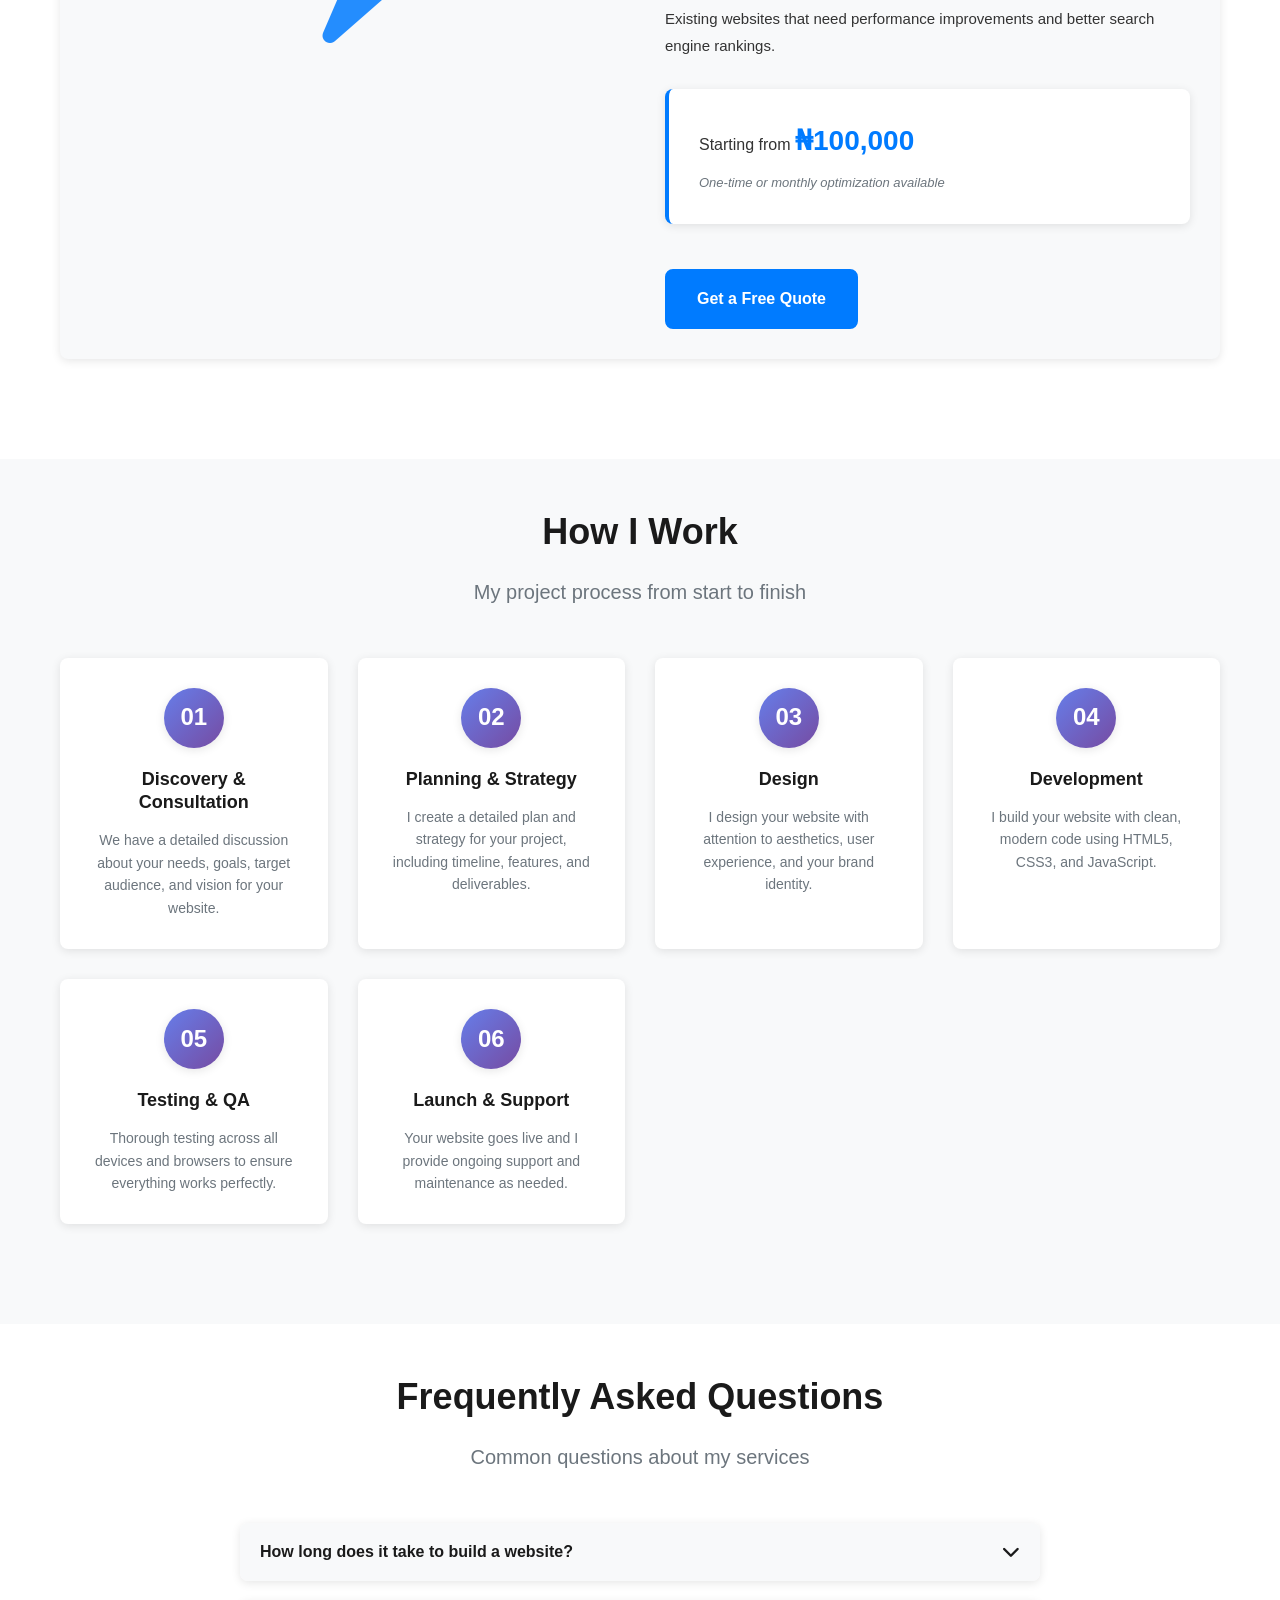
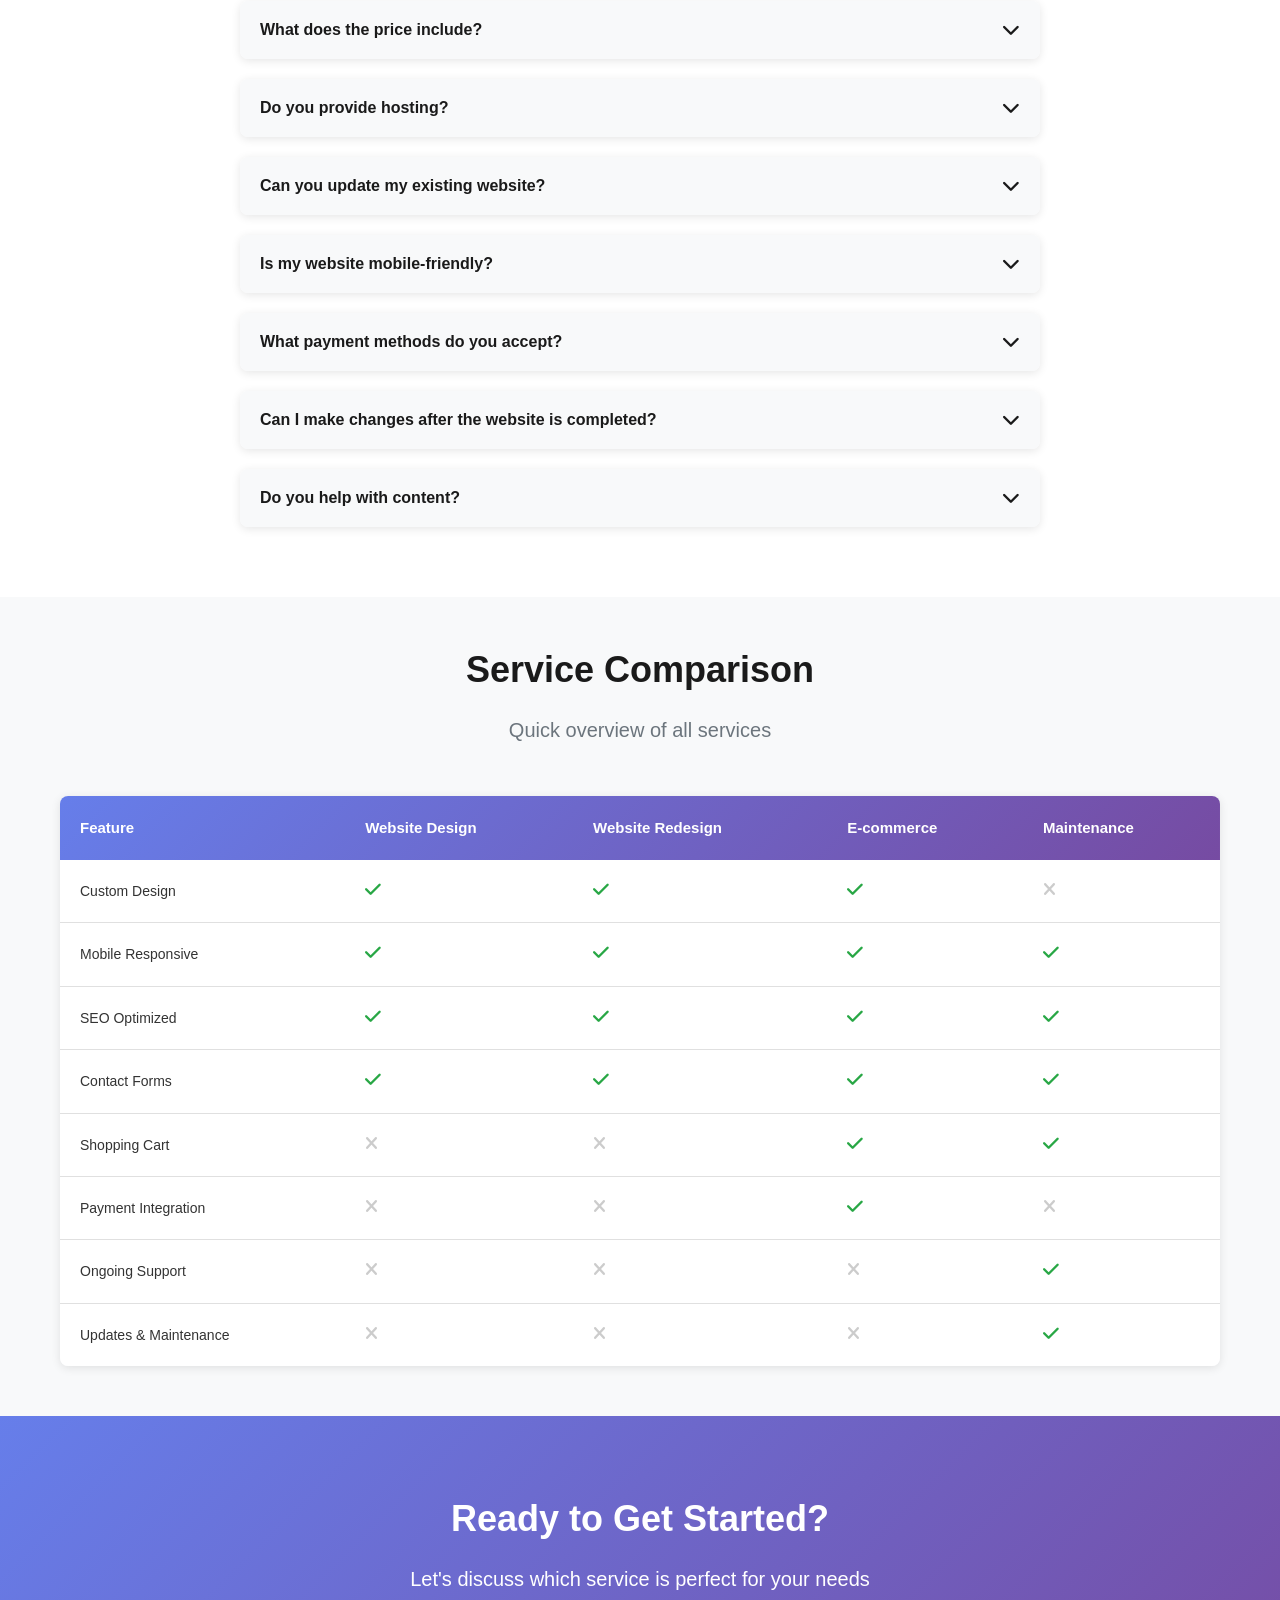
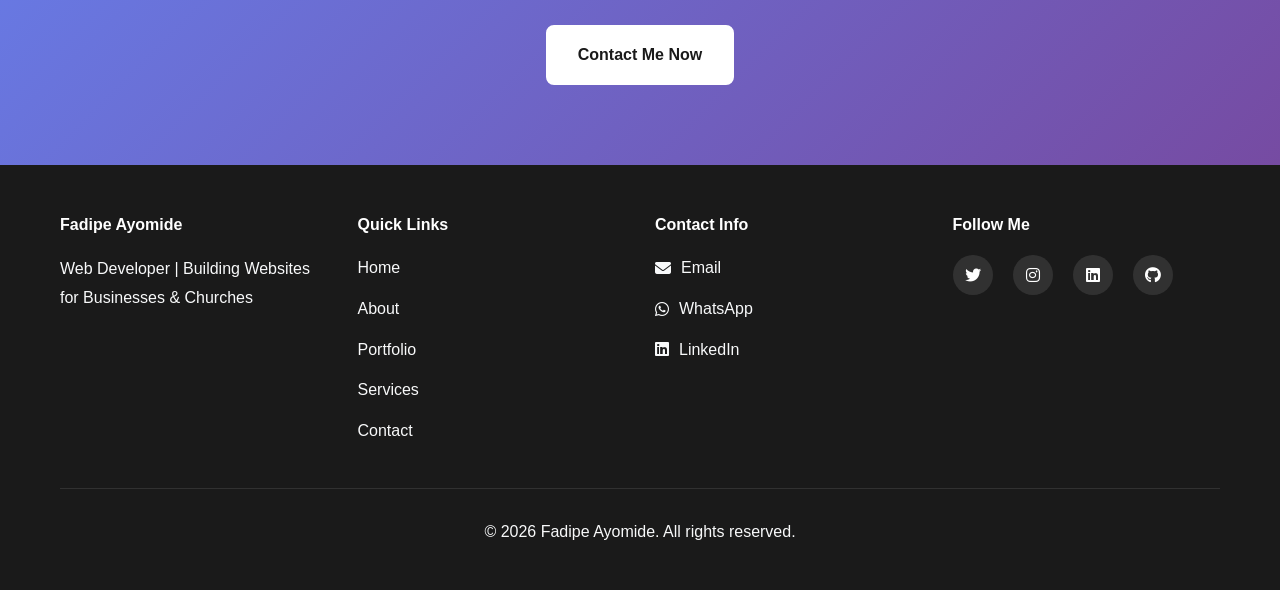
<file: services.html>
<!DOCTYPE html>
<html lang="en">
<head>
    <meta charset="UTF-8">
    <meta name="viewport" content="width=device-width, initial-scale=1.0">
    <title>Services - Fadipe Ayomide | Web Developer</title>
    <link rel="stylesheet" href="css/styles.css">
    <link rel="stylesheet" href="css/responsive.css">
    <link rel="stylesheet" href="https://cdnjs.cloudflare.com/ajax/libs/font-awesome/6.4.0/css/all.min.css">
       <!-- ==================== Google Analytics==================== -->
    <script async src="https://www.googletagmanager.com/gtag/js?id=G-K5BEQGF1L0"></script>
    <script>
        window.dataLayer = window.dataLayer || [];
        function gtag(){dataLayer.push(arguments);}
        gtag('js', new Date());
        gtag('config', 'G-K5BEQGF1L0');
    </script>
</head>
<body>
    <!-- ==================== NAVIGATION ==================== -->
    <nav class="navbar">
        <div class="container">
            <div class="logo">
                <a href="index.html">
                    <i class="fas fa-code"></i> Ayomide
                </a>
            </div>
            <ul class="nav-links">
                <li><a href="index.html">Home</a></li>
                <li><a href="about.html">About</a></li>
                <li><a href="portfolio.html">Portfolio</a></li>
                <li><a href="services.html" class="active">Services</a></li>
                <li><a href="contact.html">Contact</a></li>
            </ul>
            <div class="hamburger">
                <span></span>
                <span></span>
                <span></span>
            </div>
        </div>
    </nav>

    <!-- ==================== PAGE HEADER ==================== -->
    <section class="page-header">
        <div class="container">
            <h1>My Services</h1>
            <p>What I can do for your business</p>
        </div>
    </section>

    <!-- ==================== SERVICES DETAIL ==================== -->
    <section class="services-detail">
        <div class="container">
            <!-- Service 1: Website Design -->
            <div class="service-detail-item">
                <div class="service-detail-content">
                    <h2><i class="fas fa-paint-brush"></i> Website Design</h2>
                    <p>
                        I create beautiful, modern websites tailored to your business needs. Every design is 
                        custom-made, responsive, and optimized for performance and user experience.
                    </p>
                    <h3>What's Included:</h3>
                    <ul class="service-list">
                        <li><i class="fas fa-check"></i> Custom design tailored to your brand</li>
                        <li><i class="fas fa-check"></i> Fully responsive (mobile, tablet, desktop)</li>
                        <li><i class="fas fa-check"></i> User-friendly and intuitive navigation</li>
                        <li><i class="fas fa-check"></i> SEO-optimized for better visibility</li>
                        <li><i class="fas fa-check"></i> Fast-loading and performance optimized</li>
                        <li><i class="fas fa-check"></i> Cross-browser compatibility</li>
                    </ul>

                    <h3>Perfect For:</h3>
                    <p>New businesses, startups, professional services, churches, and anyone needing a modern online presence.</p>

                    <div class="service-pricing">
                        <p class="price-tag">Starting from <strong>₦250,000</strong></p>
                        <p class="price-info">Price varies based on complexity and features needed</p>
                    </div>
                    <a href="contact.html" class="btn btn-primary">Get a Free Quote</a>
                </div>
                <div class="service-detail-image">
                    <i class="fas fa-laptop"></i>
                </div>
            </div>

            <!-- Service 2: Website Redesign -->
            <div class="service-detail-item">
                <div class="service-detail-content">
                    <h2><i class="fas fa-sync-alt"></i> Website Redesign</h2>
                    <p>
                        Has your website become outdated? Let me modernize it with the latest design trends and 
                        technology while preserving your existing content and improving overall performance.
                    </p>
                    <h3>What's Included:</h3>
                    <ul class="service-list">
                        <li><i class="fas fa-check"></i> Modern, contemporary design</li>
                        <li><i class="fas fa-check"></i> Improved user experience</li>
                        <li><i class="fas fa-check"></i> Better performance and speed</li>
                        <li><i class="fas fa-check"></i> Mobile-first approach</li>
                        <li><i class="fas fa-check"></i> Data migration assistance</li>
                        <li><i class="fas fa-check"></i> Enhanced SEO</li>
                    </ul>

                    <h3>Perfect For:</h3>
                    <p>Businesses with outdated websites looking to modernize and improve their online presence.</p>

                    <div class="service-pricing">
                        <p class="price-tag">Starting from <strong>₦150,000</strong></p>
                        <p class="price-info">Based on current website complexity</p>
                    </div>
                    <a href="contact.html" class="btn btn-primary">Get a Free Quote</a>
                </div>
                <div class="service-detail-image">
                    <i class="fas fa-sync-alt"></i>
                </div>
            </div>

            <!-- Service 3: Domain & Hosting Setup -->
            <div class="service-detail-item">
                <div class="service-detail-content">
                    <h2><i class="fas fa-globe"></i> Domain & Hosting Setup</h2>
                    <p>
                        I handle all the technical setup so you can focus on your business. From domain registration 
                        to hosting configuration and SSL certificates, I take care of everything.
                    </p>
                    <h3>What's Included:</h3>
                    <ul class="service-list">
                        <li><i class="fas fa-check"></i> Domain registration guidance</li>
                        <li><i class="fas fa-check"></i> Hosting configuration</li>
                        <li><i class="fas fa-check"></i> SSL certificate setup (HTTPS)</li>
                        <li><i class="fas fa-check"></i> Email setup for your domain</li>
                        <li><i class="fas fa-check"></i> DNS configuration</li>
                        <li><i class="fas fa-check"></i> Domain pointing & transfer</li>
                    </ul>

                    <h3>Perfect For:</h3>
                    <p>Anyone who needs help getting their domain and hosting set up properly without technical hassle.</p>

                    <div class="service-pricing">
                        <p class="price-tag">Starting from <strong>₦13,000</strong></p>
                        <p class="price-info">One-time setup fee. Hosting costs separate</p>
                    </div>
                    <a href="contact.html" class="btn btn-primary">Get a Free Quote</a>
                </div>
                <div class="service-detail-image">
                    <i class="fas fa-server"></i>
                </div>
            </div>

            <!-- Service 4: Website Maintenance -->
            <div class="service-detail-item">
                <div class="service-detail-content">
                    <h2><i class="fas fa-tools"></i> Website Maintenance & Support</h2>
                    <p>
                        Keep your website secure, fast, and always updated. I provide ongoing maintenance and support 
                        so you can focus on your business while I take care of the technical side.
                    </p>
                    <h3>What's Included:</h3>
                    <ul class="service-list">
                        <li><i class="fas fa-check"></i> Regular updates and patches</li>
                        <li><i class="fas fa-check"></i> Security monitoring</li>
                        <li><i class="fas fa-check"></i> Backup and recovery services</li>
                        <li><i class="fas fa-check"></i> Performance optimization</li>
                        <li><i class="fas fa-check"></i> Technical support</li>
                        <li><i class="fas fa-check"></i> Content updates</li>
                    </ul>

                    <h3>Perfect For:</h3>
                    <p>Businesses that need reliable, ongoing support and want peace of mind about their website.</p>

                    <div class="service-pricing">
                        <p class="price-tag">Starting from <strong>₦30,000/month</strong></p>
                        <p class="price-info">Flexible maintenance plans available</p>
                    </div>
                    <a href="contact.html" class="btn btn-primary">Get a Free Quote</a>
                </div>
                <div class="service-detail-image">
                    <i class="fas fa-tools"></i>
                </div>
            </div>

            <!-- Service 5: E-commerce Setup -->
            <div class="service-detail-item">
                <div class="service-detail-content">
                    <h2><i class="fas fa-shopping-cart"></i> E-commerce Setup</h2>
                    <p>
                        Build a fully functional online store to start selling products online. From product catalog 
                        to payment integration, I handle all the technical details.
                    </p>
                    <h3>What's Included:</h3>
                    <ul class="service-list">
                        <li><i class="fas fa-check"></i> Product catalog setup</li>
                        <li><i class="fas fa-check"></i> Shopping cart functionality</li>
                        <li><i class="fas fa-check"></i> Payment gateway integration</li>
                        <li><i class="fas fa-check"></i> Inventory management</li>
                        <li><i class="fas fa-check"></i> Order tracking system</li>
                        <li><i class="fas fa-check"></i> Customer accounts</li>
                    </ul>

                    <h3>Perfect For:</h3>
                    <p>Retail businesses, online sellers, and anyone looking to start selling products online.</p>

                    <div class="service-pricing">
                        <p class="price-tag">Starting from <strong>₦400,000</strong></p>
                        <p class="price-info">Based on number of products and features</p>
                    </div>
                    <a href="contact.html" class="btn btn-primary">Get a Free Quote</a>
                </div>
                <div class="service-detail-image">
                    <i class="fas fa-shopping-cart"></i>
                </div>
            </div>

            <!-- Service 6: Website Optimization -->
            <div class="service-detail-item">
                <div class="service-detail-content">
                    <h2><i class="fas fa-bolt"></i> Website Optimization & SEO</h2>
                    <p>
                        Make your website faster and more visible on search engines. I optimize your website for 
                        performance and search engine visibility to help you get more traffic and customers.
                    </p>
                    <h3>What's Included:</h3>
                    <ul class="service-list">
                        <li><i class="fas fa-check"></i> Performance optimization</li>
                        <li><i class="fas fa-check"></i> SEO best practices implementation</li>
                        <li><i class="fas fa-check"></i> Mobile optimization</li>
                        <li><i class="fas fa-check"></i> Page speed improvements</li>
                        <li><i class="fas fa-check"></i> Meta tags optimization</li>
                        <li><i class="fas fa-check"></i> Sitemap and robots.txt setup</li>
                    </ul>

                    <h3>Perfect For:</h3>
                    <p>Existing websites that need performance improvements and better search engine rankings.</p>

                    <div class="service-pricing">
                        <p class="price-tag">Starting from <strong>₦100,000</strong></p>
                        <p class="price-info">One-time or monthly optimization available</p>
                    </div>
                    <a href="contact.html" class="btn btn-primary">Get a Free Quote</a>
                </div>
                <div class="service-detail-image">
                    <i class="fas fa-bolt"></i>
                </div>
            </div>
        </div>
    </section>

    <!-- ==================== PROCESS SECTION ==================== -->
    <section class="process-section">
        <div class="container">
            <div class="section-header">
                <h2>How I Work</h2>
                <p class="section-subtitle">My project process from start to finish</p>
            </div>

            <div class="process-grid">
                <div class="process-card">
                    <div class="process-number">01</div>
                    <h3>Discovery & Consultation</h3>
                    <p>We have a detailed discussion about your needs, goals, target audience, and vision for your website.</p>
                </div>
                <div class="process-card">
                    <div class="process-number">02</div>
                    <h3>Planning & Strategy</h3>
                    <p>I create a detailed plan and strategy for your project, including timeline, features, and deliverables.</p>
                </div>
                <div class="process-card">
                    <div class="process-number">03</div>
                    <h3>Design</h3>
                    <p>I design your website with attention to aesthetics, user experience, and your brand identity.</p>
                </div>
                <div class="process-card">
                    <div class="process-number">04</div>
                    <h3>Development</h3>
                    <p>I build your website with clean, modern code using HTML5, CSS3, and JavaScript.</p>
                </div>
                <div class="process-card">
                    <div class="process-number">05</div>
                    <h3>Testing & QA</h3>
                    <p>Thorough testing across all devices and browsers to ensure everything works perfectly.</p>
                </div>
                <div class="process-card">
                    <div class="process-number">06</div>
                    <h3>Launch & Support</h3>
                    <p>Your website goes live and I provide ongoing support and maintenance as needed.</p>
                </div>
            </div>
        </div>
    </section>

    <!-- ==================== FAQ SECTION ==================== -->
    <section class="faq-section">
        <div class="container">
            <div class="section-header">
                <h2>Frequently Asked Questions</h2>
                <p class="section-subtitle">Common questions about my services</p>
            </div>

            <div class="faq-container">
                <div class="faq-item">
                    <button class="faq-question">
                        <span>How long does it take to build a website?</span>
                        <i class="fas fa-chevron-down"></i>
                    </button>
                    <div class="faq-answer">
                        <p>A typical website takes 2-4 weeks depending on complexity and the number of pages. We'll discuss the timeline during our initial consultation.</p>
                    </div>
                </div>

                <div class="faq-item">
                    <button class="faq-question">
                        <span>What does the price include?</span>
                        <i class="fas fa-chevron-down"></i>
                    </button>
                    <div class="faq-answer">
                        <p>The price includes design, development, testing, and deployment. Additional services like domain registration and hosting are usually separate, though I can help coordinate these.</p>
                    </div>
                </div>

                <div class="faq-item">
                    <button class="faq-question">
                        <span>Do you provide hosting?</span>
                        <i class="fas fa-chevron-down"></i>
                    </button>
                    <div class="faq-answer">
                        <p>I don't host websites directly, but I help you set up hosting and deploy your website to reliable platforms like Netlify or other hosting providers.</p>
                    </div>
                </div>

                <div class="faq-item">
                    <button class="faq-question">
                        <span>Can you update my existing website?</span>
                        <i class="fas fa-chevron-down"></i>
                    </button>
                    <div class="faq-answer">
                        <p>Yes! I can redesign, update, or maintain your existing website. Contact me with details about your current website and I can provide a quote.</p>
                    </div>
                </div>

                <div class="faq-item">
                    <button class="faq-question">
                        <span>Is my website mobile-friendly?</span>
                        <i class="fas fa-chevron-down"></i>
                    </button>
                    <div class="faq-answer">
                        <p>Yes! All websites I build are 100% responsive and mobile-friendly as standard. Your website will look perfect on all devices.</p>
                    </div>
                </div>

                <div class="faq-item">
                    <button class="faq-question">
                        <span>What payment methods do you accept?</span>
                        <i class="fas fa-chevron-down"></i>
                    </button>
                    <div class="faq-answer">
                        <p>I accept bank transfers, Paystack, and other payment methods. We can discuss your preferred payment method during the consultation.</p>
                    </div>
                </div>

                <div class="faq-item">
                    <button class="faq-question">
                        <span>Can I make changes after the website is completed?</span>
                        <i class="fas fa-chevron-down"></i>
                    </button>
                    <div class="faq-answer">
                        <p>Absolutely! You'll have a period for revisions and changes during development. After launch, I offer maintenance packages for ongoing updates.</p>
                    </div>
                </div>

                <div class="faq-item">
                    <button class="faq-question">
                        <span>Do you help with content?</span>
                        <i class="fas fa-chevron-down"></i>
                    </button>
                    <div class="faq-answer">
                        <p>I can help organize and structure your content on the website. For content writing, you can provide your own or I can recommend content writers.</p>
                    </div>
                </div>
            </div>
        </div>
    </section>

    <!-- ==================== COMPARISON TABLE ==================== -->
    <section class="comparison-section">
        <div class="container">
            <div class="section-header">
                <h2>Service Comparison</h2>
                <p class="section-subtitle">Quick overview of all services</p>
            </div>

            <div class="comparison-table-wrapper">
                <table class="comparison-table">
                    <thead>
                        <tr>
                            <th>Feature</th>
                            <th>Website Design</th>
                            <th>Website Redesign</th>
                            <th>E-commerce</th>
                            <th>Maintenance</th>
                        </tr>
                    </thead>
                    <tbody>
                        <tr>
                            <td>Custom Design</td>
                            <td><i class="fas fa-check text-success"></i></td>
                            <td><i class="fas fa-check text-success"></i></td>
                            <td><i class="fas fa-check text-success"></i></td>
                            <td><i class="fas fa-times"></i></td>
                        </tr>
                        <tr>
                            <td>Mobile Responsive</td>
                            <td><i class="fas fa-check text-success"></i></td>
                            <td><i class="fas fa-check text-success"></i></td>
                            <td><i class="fas fa-check text-success"></i></td>
                            <td><i class="fas fa-check text-success"></i></td>
                        </tr>
                        <tr>
                            <td>SEO Optimized</td>
                            <td><i class="fas fa-check text-success"></i></td>
                            <td><i class="fas fa-check text-success"></i></td>
                            <td><i class="fas fa-check text-success"></i></td>
                            <td><i class="fas fa-check text-success"></i></td>
                        </tr>
                        <tr>
                            <td>Contact Forms</td>
                            <td><i class="fas fa-check text-success"></i></td>
                            <td><i class="fas fa-check text-success"></i></td>
                            <td><i class="fas fa-check text-success"></i></td>
                            <td><i class="fas fa-check text-success"></i></td>
                        </tr>
                        <tr>
                            <td>Shopping Cart</td>
                            <td><i class="fas fa-times"></i></td>
                            <td><i class="fas fa-times"></i></td>
                            <td><i class="fas fa-check text-success"></i></td>
                            <td><i class="fas fa-check text-success"></i></td>
                        </tr>
                        <tr>
                            <td>Payment Integration</td>
                            <td><i class="fas fa-times"></i></td>
                            <td><i class="fas fa-times"></i></td>
                            <td><i class="fas fa-check text-success"></i></td>
                            <td><i class="fas fa-times"></i></td>
                        </tr>
                        <tr>
                            <td>Ongoing Support</td>
                            <td><i class="fas fa-times"></i></td>
                            <td><i class="fas fa-times"></i></td>
                            <td><i class="fas fa-times"></i></td>
                            <td><i class="fas fa-check text-success"></i></td>
                        </tr>
                        <tr>
                            <td>Updates & Maintenance</td>
                            <td><i class="fas fa-times"></i></td>
                            <td><i class="fas fa-times"></i></td>
                            <td><i class="fas fa-times"></i></td>
                            <td><i class="fas fa-check text-success"></i></td>
                        </tr>
                    </tbody>
                </table>
            </div>
        </div>
    </section>

    <!-- ==================== CTA SECTION ==================== -->
    <section class="cta">
        <div class="container">
            <h2>Ready to Get Started?</h2>
            <p>Let's discuss which service is perfect for your needs</p>
            <a href="contact.html" class="btn btn-light">Contact Me Now</a>
        </div>
    </section>

    <!-- ==================== FOOTER ==================== -->
    <footer class="footer">
        <div class="container">
            <div class="footer-content">
                <div class="footer-section">
                    <h4>Fadipe Ayomide</h4>
                    <p>Web Developer | Building Websites for Businesses & Churches</p>
                </div>

                <div class="footer-section">
                    <h4>Quick Links</h4>
                    <ul>
                        <li><a href="index.html">Home</a></li>
                        <li><a href="about.html">About</a></li>
                        <li><a href="portfolio.html">Portfolio</a></li>
                        <li><a href="services.html">Services</a></li>
                        <li><a href="contact.html">Contact</a></li>
                    </ul>
                </div>

                <div class="footer-section">
                    <h4>Contact Info</h4>
                    <ul>
                        <li>
                            <a href="mailto:fadipeayomide17@gmail.com">
                                <i class="fas fa-envelope"></i> Email
                            </a>
                        </li>
                        <li>
                            <a href="https://wa.me/2349033212713" target="_blank">
                                <i class="fab fa-whatsapp"></i> WhatsApp
                            </a>
                        </li>
                        <li>
                            <a href="https://www.linkedin.com/in/fadipe-ayomide-oo1" target="_blank">
                                <i class="fab fa-linkedin"></i> LinkedIn
                            </a>
                        </li>
                    </ul>
                </div>

                <div class="footer-section">
                    <h4>Follow Me</h4>
                    <div class="social-links">
                        <a href="https://twitter.com" target="_blank" title="Twitter">
                            <i class="fab fa-twitter"></i>
                        </a>
                        <a href="https://instagram.com" target="_blank" title="Instagram">
                            <i class="fab fa-instagram"></i>
                        </a>
                        <a href="https://www.linkedin.com/in/fadipe-ayomide-oo1" target="_blank" title="LinkedIn">
                            <i class="fab fa-linkedin"></i>
                        </a>
                        <a href="https://github.com" target="_blank" title="GitHub">
                            <i class="fab fa-github"></i>
                        </a>
                    </div>
                </div>
            </div>

            <div class="footer-bottom">
                <p>&copy; 2026 Fadipe Ayomide. All rights reserved.</p>
            </div>
        </div>
    </footer>

    <!-- ==================== SCRIPTS ==================== -->
    <script src="js/script.js"></script>
</body>
</html>
</file>
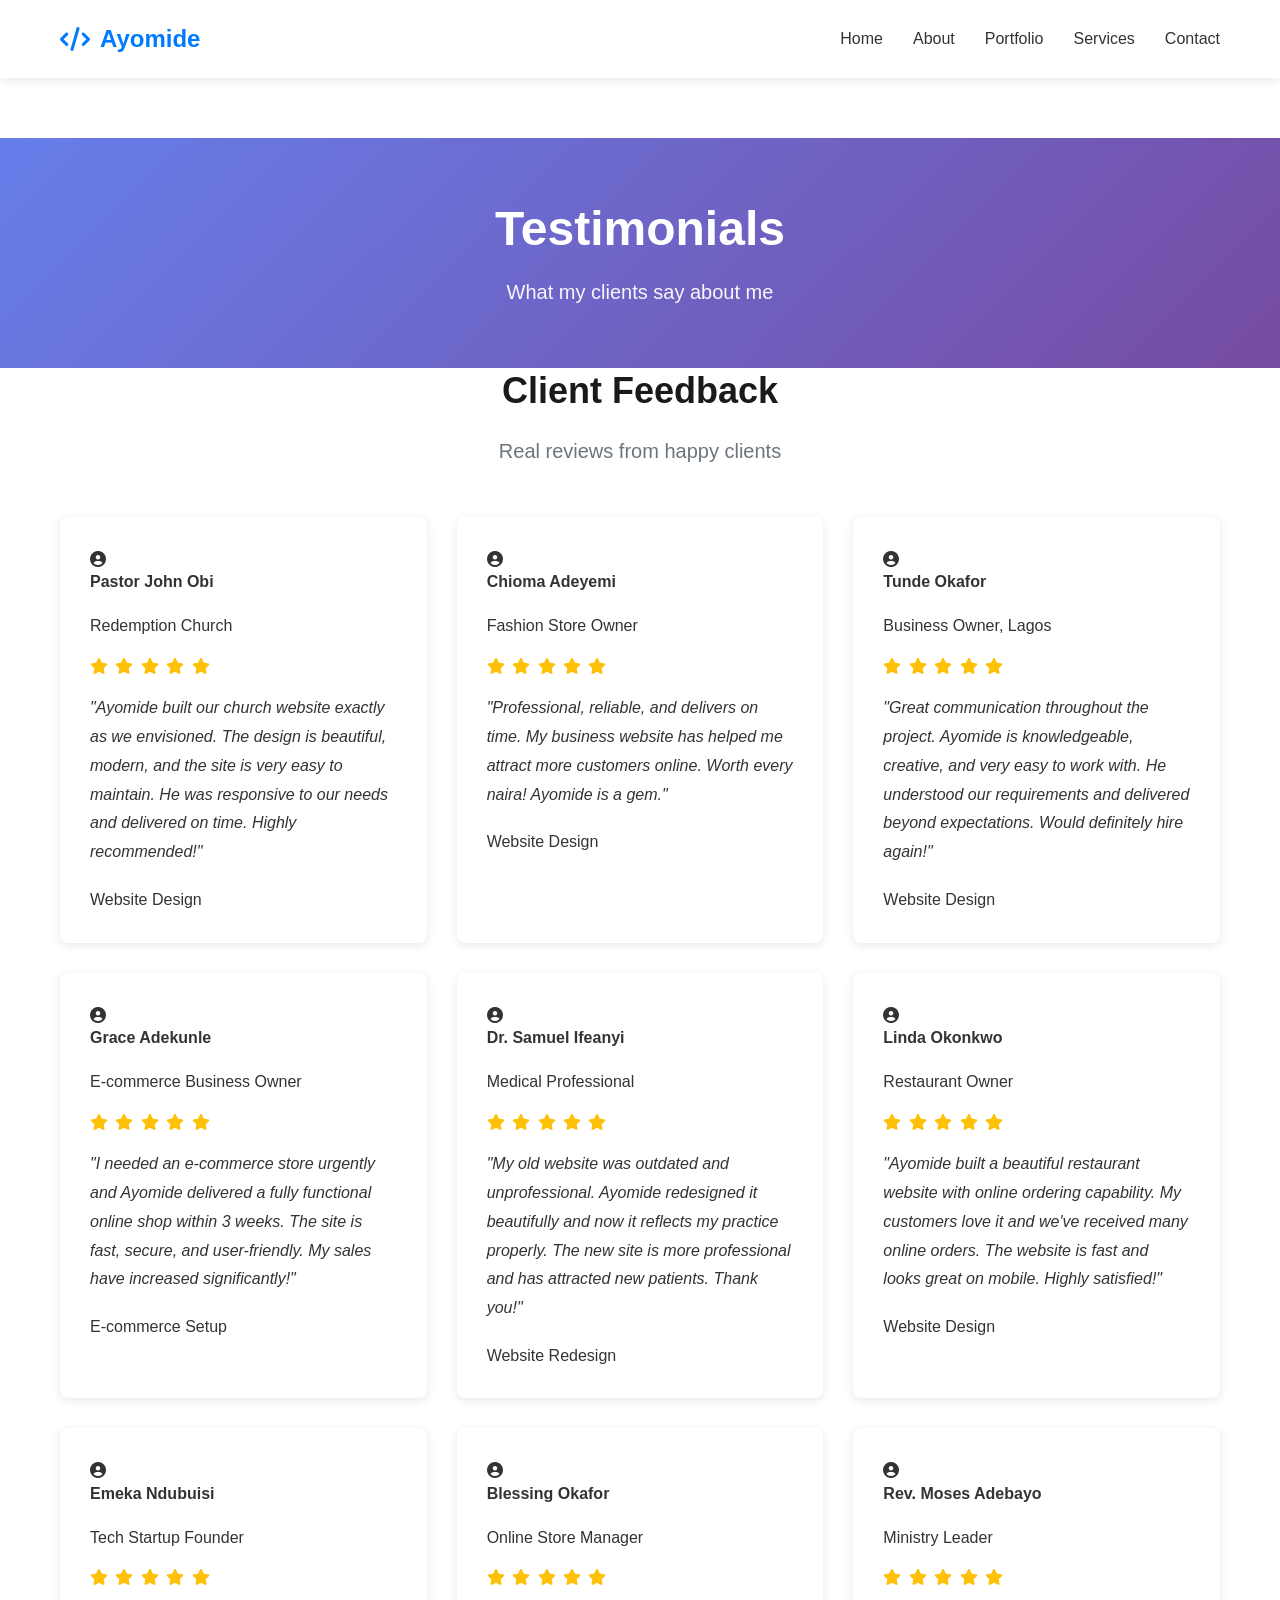
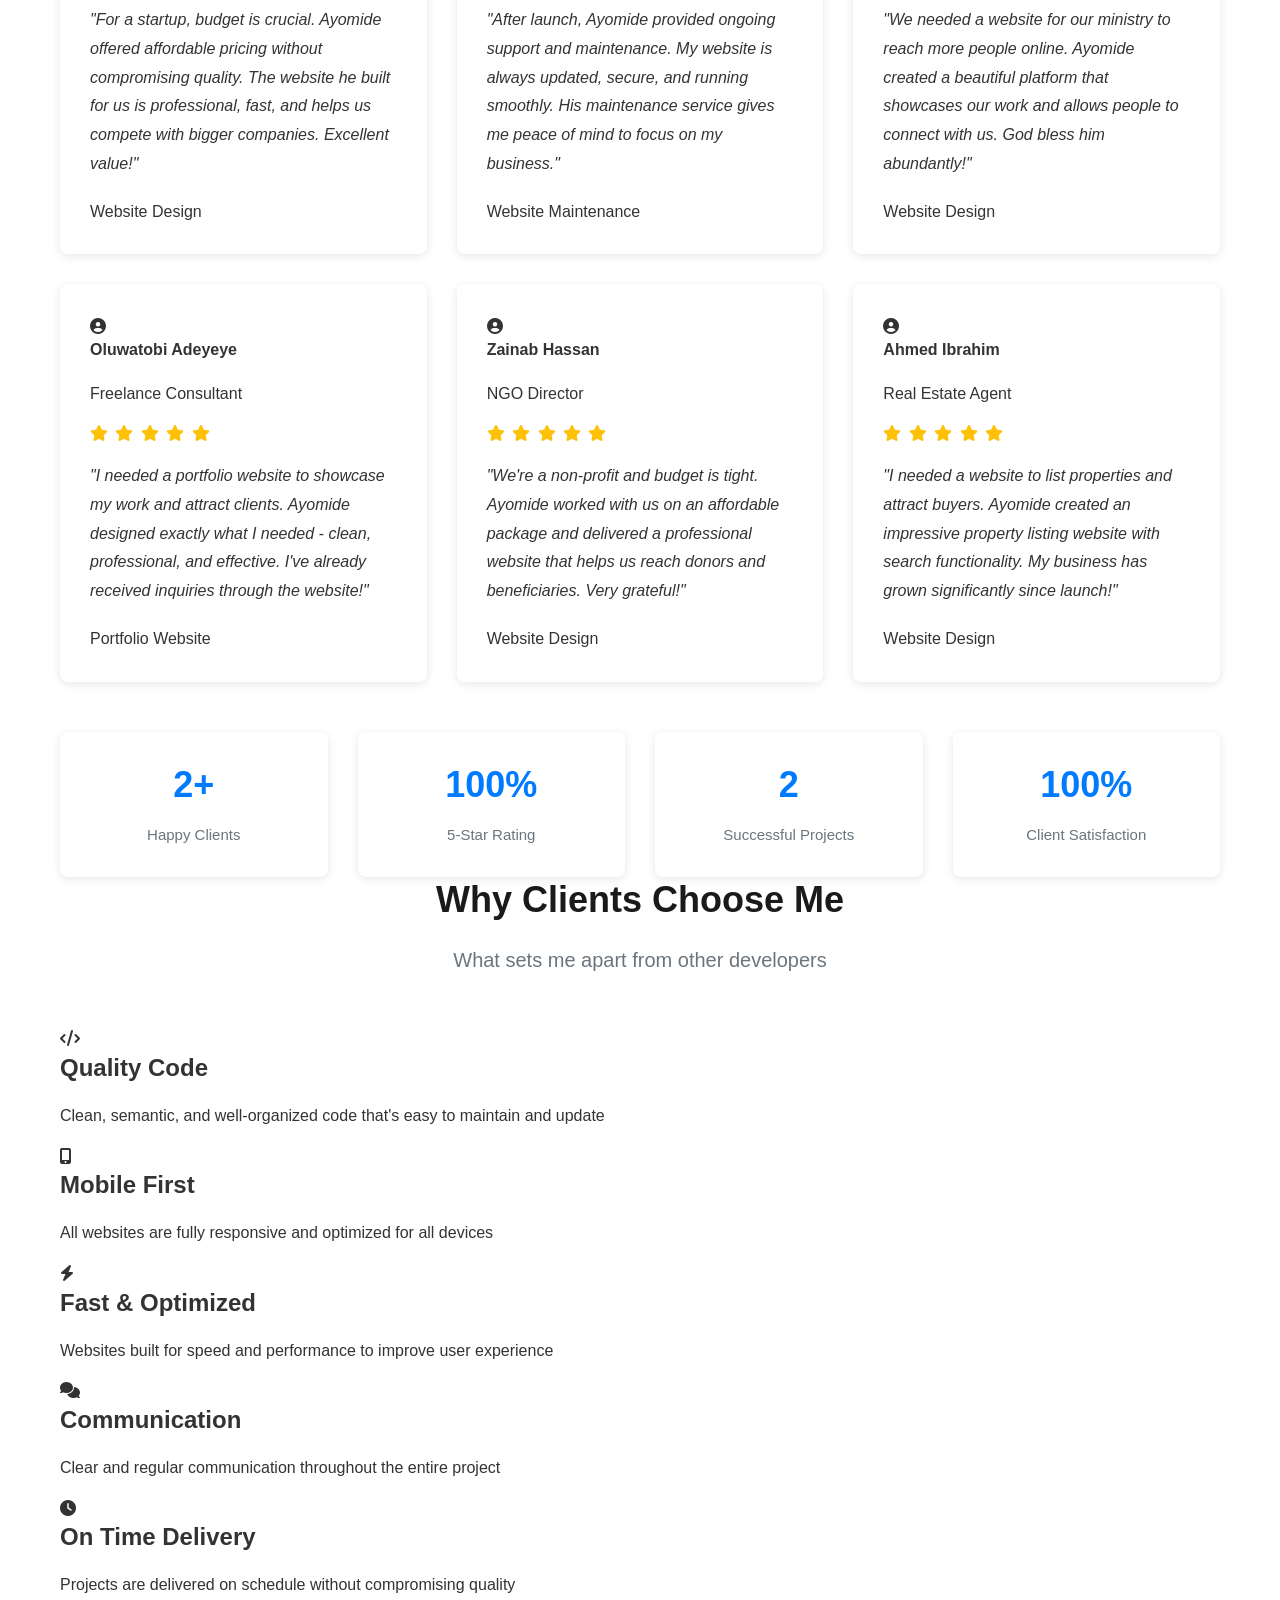
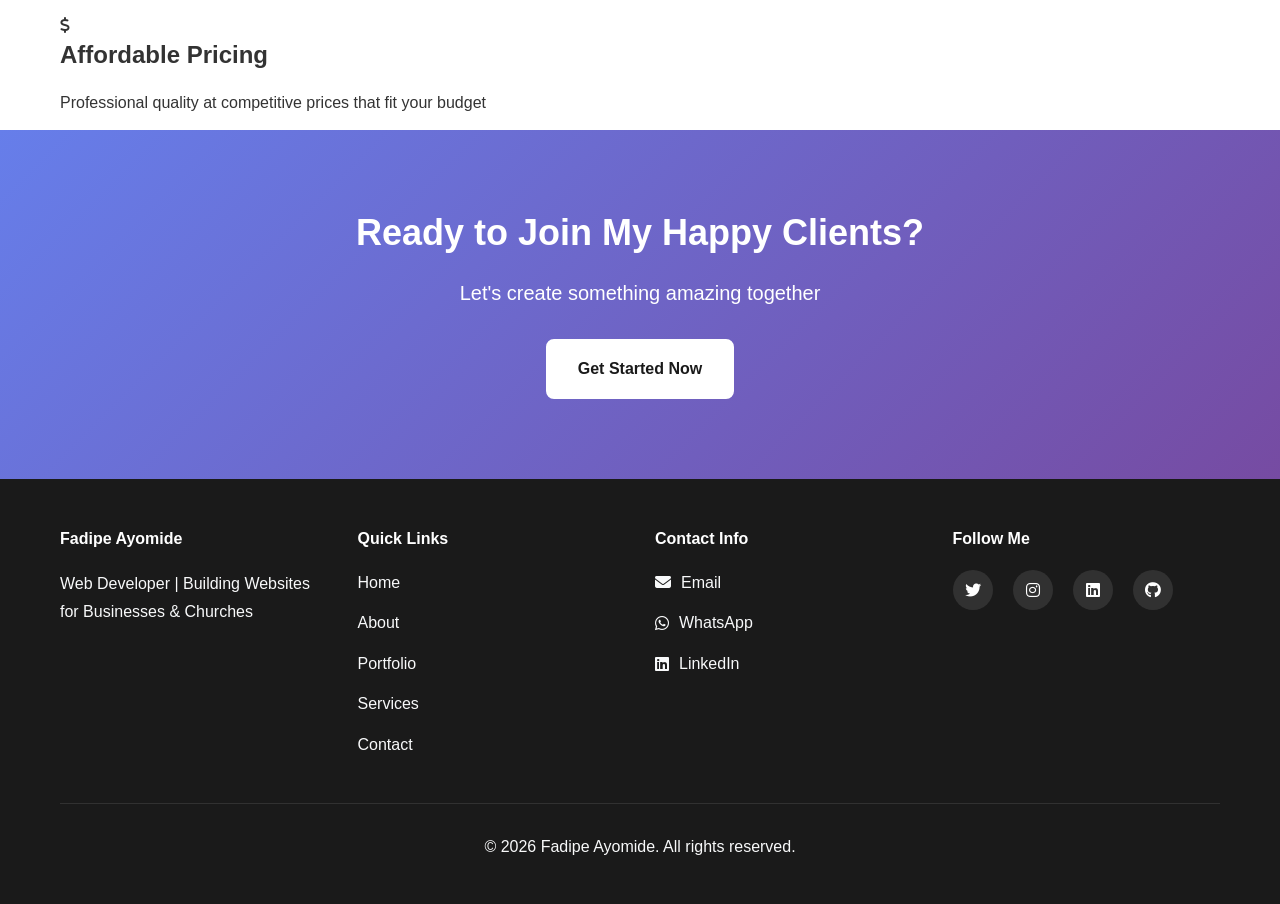
<file: testimonials.html>
<!DOCTYPE html>
<html lang="en">
<head>
    <meta charset="UTF-8">
    <meta name="viewport" content="width=device-width, initial-scale=1.0">
    <title>Testimonials - Fadipe Ayomide | Web Developer</title>
    <link rel="stylesheet" href="css/styles.css">
    <link rel="stylesheet" href="css/responsive.css">
    <link rel="stylesheet" href="https://cdnjs.cloudflare.com/ajax/libs/font-awesome/6.4.0/css/all.min.css">
</head>
<body>
    <!-- ==================== NAVIGATION ==================== -->
    <nav class="navbar">
        <div class="container">
            <div class="logo">
                <a href="index.html">
                    <i class="fas fa-code"></i> Ayomide
                </a>
            </div>
            <ul class="nav-links">
                <li><a href="index.html">Home</a></li>
                <li><a href="about.html">About</a></li>
                <li><a href="portfolio.html">Portfolio</a></li>
                <li><a href="services.html">Services</a></li>
                <li><a href="contact.html">Contact</a></li>
            </ul>
            <div class="hamburger">
                <span></span>
                <span></span>
                <span></span>
            </div>
        </div>
    </nav>

    <!-- ==================== PAGE HEADER ==================== -->
    <section class="page-header">
        <div class="container">
            <h1>Testimonials</h1>
            <p>What my clients say about me</p>
        </div>
    </section>

    <!-- ==================== TESTIMONIALS GRID ==================== -->
    <section class="testimonials-section">
        <div class="container">
            <div class="section-header">
                <h2>Client Feedback</h2>
                <p class="section-subtitle">Real reviews from happy clients</p>
            </div>

            <div class="testimonials-grid">
                <!-- Testimonial 1 -->
                <div class="testimonial-card">
                    <div class="testimonial-header">
                        <div class="client-avatar">
                            <i class="fas fa-user-circle"></i>
                        </div>
                        <div class="client-info">
                            <h4>Pastor John Obi</h4>
                            <p>Redemption Church</p>
                        </div>
                    </div>
                    <div class="stars">
                        <i class="fas fa-star"></i>
                        <i class="fas fa-star"></i>
                        <i class="fas fa-star"></i>
                        <i class="fas fa-star"></i>
                        <i class="fas fa-star"></i>
                    </div>
                    <p class="testimonial-text">
                        "Ayomide built our church website exactly as we envisioned. The design is beautiful, modern, and the site is very easy to maintain. He was responsive to our needs and delivered on time. Highly recommended!"
                    </p>
                    <div class="testimonial-footer">
                        <span class="project-type">Website Design</span>
                    </div>
                </div>

                <!-- Testimonial 2 -->
                <div class="testimonial-card">
                    <div class="testimonial-header">
                        <div class="client-avatar">
                            <i class="fas fa-user-circle"></i>
                        </div>
                        <div class="client-info">
                            <h4>Chioma Adeyemi</h4>
                            <p>Fashion Store Owner</p>
                        </div>
                    </div>
                    <div class="stars">
                        <i class="fas fa-star"></i>
                        <i class="fas fa-star"></i>
                        <i class="fas fa-star"></i>
                        <i class="fas fa-star"></i>
                        <i class="fas fa-star"></i>
                    </div>
                    <p class="testimonial-text">
                        "Professional, reliable, and delivers on time. My business website has helped me attract more customers online. Worth every naira! Ayomide is a gem."
                    </p>
                    <div class="testimonial-footer">
                        <span class="project-type">Website Design</span>
                    </div>
                </div>

                <!-- Testimonial 3 -->
                <div class="testimonial-card">
                    <div class="testimonial-header">
                        <div class="client-avatar">
                            <i class="fas fa-user-circle"></i>
                        </div>
                        <div class="client-info">
                            <h4>Tunde Okafor</h4>
                            <p>Business Owner, Lagos</p>
                        </div>
                    </div>
                    <div class="stars">
                        <i class="fas fa-star"></i>
                        <i class="fas fa-star"></i>
                        <i class="fas fa-star"></i>
                        <i class="fas fa-star"></i>
                        <i class="fas fa-star"></i>
                    </div>
                    <p class="testimonial-text">
                        "Great communication throughout the project. Ayomide is knowledgeable, creative, and very easy to work with. He understood our requirements and delivered beyond expectations. Would definitely hire again!"
                    </p>
                    <div class="testimonial-footer">
                        <span class="project-type">Website Design</span>
                    </div>
                </div>

                <!-- Testimonial 4 -->
                <div class="testimonial-card">
                    <div class="testimonial-header">
                        <div class="client-avatar">
                            <i class="fas fa-user-circle"></i>
                        </div>
                        <div class="client-info">
                            <h4>Grace Adekunle</h4>
                            <p>E-commerce Business Owner</p>
                        </div>
                    </div>
                    <div class="stars">
                        <i class="fas fa-star"></i>
                        <i class="fas fa-star"></i>
                        <i class="fas fa-star"></i>
                        <i class="fas fa-star"></i>
                        <i class="fas fa-star"></i>
                    </div>
                    <p class="testimonial-text">
                        "I needed an e-commerce store urgently and Ayomide delivered a fully functional online shop within 3 weeks. The site is fast, secure, and user-friendly. My sales have increased significantly!"
                    </p>
                    <div class="testimonial-footer">
                        <span class="project-type">E-commerce Setup</span>
                    </div>
                </div>

                <!-- Testimonial 5 -->
                <div class="testimonial-card">
                    <div class="testimonial-header">
                        <div class="client-avatar">
                            <i class="fas fa-user-circle"></i>
                        </div>
                        <div class="client-info">
                            <h4>Dr. Samuel Ifeanyi</h4>
                            <p>Medical Professional</p>
                        </div>
                    </div>
                    <div class="stars">
                        <i class="fas fa-star"></i>
                        <i class="fas fa-star"></i>
                        <i class="fas fa-star"></i>
                        <i class="fas fa-star"></i>
                        <i class="fas fa-star"></i>
                    </div>
                    <p class="testimonial-text">
                        "My old website was outdated and unprofessional. Ayomide redesigned it beautifully and now it reflects my practice properly. The new site is more professional and has attracted new patients. Thank you!"
                    </p>
                    <div class="testimonial-footer">
                        <span class="project-type">Website Redesign</span>
                    </div>
                </div>

                <!-- Testimonial 6 -->
                <div class="testimonial-card">
                    <div class="testimonial-header">
                        <div class="client-avatar">
                            <i class="fas fa-user-circle"></i>
                        </div>
                        <div class="client-info">
                            <h4>Linda Okonkwo</h4>
                            <p>Restaurant Owner</p>
                        </div>
                    </div>
                    <div class="stars">
                        <i class="fas fa-star"></i>
                        <i class="fas fa-star"></i>
                        <i class="fas fa-star"></i>
                        <i class="fas fa-star"></i>
                        <i class="fas fa-star"></i>
                    </div>
                    <p class="testimonial-text">
                        "Ayomide built a beautiful restaurant website with online ordering capability. My customers love it and we've received many online orders. The website is fast and looks great on mobile. Highly satisfied!"
                    </p>
                    <div class="testimonial-footer">
                        <span class="project-type">Website Design</span>
                    </div>
                </div>

                <!-- Testimonial 7 -->
                <div class="testimonial-card">
                    <div class="testimonial-header">
                        <div class="client-avatar">
                            <i class="fas fa-user-circle"></i>
                        </div>
                        <div class="client-info">
                            <h4>Emeka Ndubuisi</h4>
                            <p>Tech Startup Founder</p>
                        </div>
                    </div>
                    <div class="stars">
                        <i class="fas fa-star"></i>
                        <i class="fas fa-star"></i>
                        <i class="fas fa-star"></i>
                        <i class="fas fa-star"></i>
                        <i class="fas fa-star"></i>
                    </div>
                    <p class="testimonial-text">
                        "For a startup, budget is crucial. Ayomide offered affordable pricing without compromising quality. The website he built for us is professional, fast, and helps us compete with bigger companies. Excellent value!"
                    </p>
                    <div class="testimonial-footer">
                        <span class="project-type">Website Design</span>
                    </div>
                </div>

                <!-- Testimonial 8 -->
                <div class="testimonial-card">
                    <div class="testimonial-header">
                        <div class="client-avatar">
                            <i class="fas fa-user-circle"></i>
                        </div>
                        <div class="client-info">
                            <h4>Blessing Okafor</h4>
                            <p>Online Store Manager</p>
                        </div>
                    </div>
                    <div class="stars">
                        <i class="fas fa-star"></i>
                        <i class="fas fa-star"></i>
                        <i class="fas fa-star"></i>
                        <i class="fas fa-star"></i>
                        <i class="fas fa-star"></i>
                    </div>
                    <p class="testimonial-text">
                        "After launch, Ayomide provided ongoing support and maintenance. My website is always updated, secure, and running smoothly. His maintenance service gives me peace of mind to focus on my business."
                    </p>
                    <div class="testimonial-footer">
                        <span class="project-type">Website Maintenance</span>
                    </div>
                </div>

                <!-- Testimonial 9 -->
                <div class="testimonial-card">
                    <div class="testimonial-header">
                        <div class="client-avatar">
                            <i class="fas fa-user-circle"></i>
                        </div>
                        <div class="client-info">
                            <h4>Rev. Moses Adebayo</h4>
                            <p>Ministry Leader</p>
                        </div>
                    </div>
                    <div class="stars">
                        <i class="fas fa-star"></i>
                        <i class="fas fa-star"></i>
                        <i class="fas fa-star"></i>
                        <i class="fas fa-star"></i>
                        <i class="fas fa-star"></i>
                    </div>
                    <p class="testimonial-text">
                        "We needed a website for our ministry to reach more people online. Ayomide created a beautiful platform that showcases our work and allows people to connect with us. God bless him abundantly!"
                    </p>
                    <div class="testimonial-footer">
                        <span class="project-type">Website Design</span>
                    </div>
                </div>

                <!-- Testimonial 10 -->
                <div class="testimonial-card">
                    <div class="testimonial-header">
                        <div class="client-avatar">
                            <i class="fas fa-user-circle"></i>
                        </div>
                        <div class="client-info">
                            <h4>Oluwatobi Adeyeye</h4>
                            <p>Freelance Consultant</p>
                        </div>
                    </div>
                    <div class="stars">
                        <i class="fas fa-star"></i>
                        <i class="fas fa-star"></i>
                        <i class="fas fa-star"></i>
                        <i class="fas fa-star"></i>
                        <i class="fas fa-star"></i>
                    </div>
                    <p class="testimonial-text">
                        "I needed a portfolio website to showcase my work and attract clients. Ayomide designed exactly what I needed - clean, professional, and effective. I've already received inquiries through the website!"
                    </p>
                    <div class="testimonial-footer">
                        <span class="project-type">Portfolio Website</span>
                    </div>
                </div>

                <!-- Testimonial 11 -->
                <div class="testimonial-card">
                    <div class="testimonial-header">
                        <div class="client-avatar">
                            <i class="fas fa-user-circle"></i>
                        </div>
                        <div class="client-info">
                            <h4>Zainab Hassan</h4>
                            <p>NGO Director</p>
                        </div>
                    </div>
                    <div class="stars">
                        <i class="fas fa-star"></i>
                        <i class="fas fa-star"></i>
                        <i class="fas fa-star"></i>
                        <i class="fas fa-star"></i>
                        <i class="fas fa-star"></i>
                    </div>
                    <p class="testimonial-text">
                        "We're a non-profit and budget is tight. Ayomide worked with us on an affordable package and delivered a professional website that helps us reach donors and beneficiaries. Very grateful!"
                    </p>
                    <div class="testimonial-footer">
                        <span class="project-type">Website Design</span>
                    </div>
                </div>

                <!-- Testimonial 12 -->
                <div class="testimonial-card">
                    <div class="testimonial-header">
                        <div class="client-avatar">
                            <i class="fas fa-user-circle"></i>
                        </div>
                        <div class="client-info">
                            <h4>Ahmed Ibrahim</h4>
                            <p>Real Estate Agent</p>
                        </div>
                    </div>
                    <div class="stars">
                        <i class="fas fa-star"></i>
                        <i class="fas fa-star"></i>
                        <i class="fas fa-star"></i>
                        <i class="fas fa-star"></i>
                        <i class="fas fa-star"></i>
                    </div>
                    <p class="testimonial-text">
                        "I needed a website to list properties and attract buyers. Ayomide created an impressive property listing website with search functionality. My business has grown significantly since launch!"
                    </p>
                    <div class="testimonial-footer">
                        <span class="project-type">Website Design</span>
                    </div>
                </div>
            </div>
        </div>
    </section>

    <!-- ==================== STATS SECTION ==================== -->
    <section class="testimonials-stats">
        <div class="container">
            <div class="stats-grid">
                <div class="stats-item">
                    <h3>2+</h3>
                    <p>Happy Clients</p>
                </div>
                <div class="stats-item">
                    <h3>100%</h3>
                    <p>5-Star Rating</p>
                </div>
                <div class="stats-item">
                    <h3>2</h3>
                    <p>Successful Projects</p>
                </div>
                <div class="stats-item">
                    <h3>100%</h3>
                    <p>Client Satisfaction</p>
                </div>
            </div>
        </div>
    </section>

    <!-- ==================== WHY CLIENTS CHOOSE ME ==================== -->
    <section class="why-choose">
        <div class="container">
            <div class="section-header">
                <h2>Why Clients Choose Me</h2>
                <p class="section-subtitle">What sets me apart from other developers</p>
            </div>

            <div class="why-choose-grid">
                <div class="why-choose-card">
                    <i class="fas fa-code"></i>
                    <h3>Quality Code</h3>
                    <p>Clean, semantic, and well-organized code that's easy to maintain and update</p>
                </div>
                <div class="why-choose-card">
                    <i class="fas fa-mobile-alt"></i>
                    <h3>Mobile First</h3>
                    <p>All websites are fully responsive and optimized for all devices</p>
                </div>
                <div class="why-choose-card">
                    <i class="fas fa-zap"></i>
                    <h3>Fast & Optimized</h3>
                    <p>Websites built for speed and performance to improve user experience</p>
                </div>
                <div class="why-choose-card">
                    <i class="fas fa-comments"></i>
                    <h3>Communication</h3>
                    <p>Clear and regular communication throughout the entire project</p>
                </div>
                <div class="why-choose-card">
                    <i class="fas fa-clock"></i>
                    <h3>On Time Delivery</h3>
                    <p>Projects are delivered on schedule without compromising quality</p>
                </div>
                <div class="why-choose-card">
                    <i class="fas fa-dollar-sign"></i>
                    <h3>Affordable Pricing</h3>
                    <p>Professional quality at competitive prices that fit your budget</p>
                </div>
            </div>
        </div>
    </section>

    <!-- ==================== CTA SECTION ==================== -->
    <section class="cta">
        <div class="container">
            <h2>Ready to Join My Happy Clients?</h2>
            <p>Let's create something amazing together</p>
            <a href="contact.html" class="btn btn-light">Get Started Now</a>
        </div>
    </section>

    <!-- ==================== FOOTER ==================== -->
    <footer class="footer">
        <div class="container">
            <div class="footer-content">
                <div class="footer-section">
                    <h4>Fadipe Ayomide</h4>
                    <p>Web Developer | Building Websites for Businesses & Churches</p>
                </div>

                <div class="footer-section">
                    <h4>Quick Links</h4>
                    <ul>
                        <li><a href="index.html">Home</a></li>
                        <li><a href="about.html">About</a></li>
                        <li><a href="portfolio.html">Portfolio</a></li>
                        <li><a href="services.html">Services</a></li>
                        <li><a href="contact.html">Contact</a></li>
                    </ul>
                </div>

                <div class="footer-section">
                    <h4>Contact Info</h4>
                    <ul>
                        <li>
                            <a href="mailto:fadipeayomide17@gmail.com">
                                <i class="fas fa-envelope"></i> Email
                            </a>
                        </li>
                        <li>
                            <a href="https://wa.me/2349033212713" target="_blank">
                                <i class="fab fa-whatsapp"></i> WhatsApp
                            </a>
                        </li>
                        <li>
                            <a href="https://www.linkedin.com/in/fadipe-ayomide-oo1" target="_blank">
                                <i class="fab fa-linkedin"></i> LinkedIn
                            </a>
                        </li>
                    </ul>
                </div>

                <div class="footer-section">
                    <h4>Follow Me</h4>
                    <div class="social-links">
                        <a href="https://twitter.com" target="_blank" title="Twitter">
                            <i class="fab fa-twitter"></i>
                        </a>
                        <a href="https://instagram.com" target="_blank" title="Instagram">
                            <i class="fab fa-instagram"></i>
                        </a>
                        <a href="https://www.linkedin.com/in/fadipe-ayomide-oo1" target="_blank" title="LinkedIn">
                            <i class="fab fa-linkedin"></i>
                        </a>
                        <a href="https://github.com" target="_blank" title="GitHub">
                            <i class="fab fa-github"></i>
                        </a>
                    </div>
                </div>
            </div>

            <div class="footer-bottom">
                <p>&copy; 2026 Fadipe Ayomide. All rights reserved.</p>
            </div>
        </div>
    </footer>

    <!-- ==================== SCRIPTS ==================== -->
    <script src="js/script.js"></script>
</body>
</html>
</file>
<file: css/styles.css>
/* ============================================================
   FADIPE AYOMIDE PORTFOLIO - MAIN STYLES
   ============================================================ */

/* ==================== ROOT VARIABLES ==================== */
:root {
    /* Colors */
    --primary-color: #007bff;
    --secondary-color: #6c757d;
    --success-color: #28a745;
    --danger-color: #dc3545;
    --dark-color: #1a1a1a;
    --light-color: #f8f9fa;
    --white-color: #ffffff;
    --text-color: #333333;
    --border-color: #e0e0e0;
    --shadow-color: rgba(0, 0, 0, 0.1);
    
    /* Fonts */
    --font-family: 'Segoe UI', Tahoma, Geneva, Verdana, sans-serif;
    --font-size-base: 16px;
    --font-size-large: 20px;
    --font-size-h1: 48px;
    --font-size-h2: 36px;
    --font-size-h3: 24px;
    
    /* Spacing */
    --spacing-xs: 5px;
    --spacing-sm: 10px;
    --spacing-md: 15px;
    --spacing-lg: 20px;
    --spacing-xl: 30px;
    --spacing-xxl: 50px;
    
    /* Border Radius */
    --border-radius: 8px;
    --border-radius-large: 15px;
    
    /* Transitions */
    --transition: all 0.3s ease;
    
    /* Box Shadow */
    --box-shadow: 0 2px 10px rgba(0, 0, 0, 0.1);
    --box-shadow-hover: 0 5px 20px rgba(0, 0, 0, 0.15);
}

/* ==================== GLOBAL STYLES ==================== */
* {
    margin: 0;
    padding: 0;
    box-sizing: border-box;
}

html {
    scroll-behavior: smooth;
}

body {
    font-family: var(--font-family);
    font-size: var(--font-size-base);
    color: var(--text-color);
    line-height: 1.6;
    background-color: var(--white-color);
}

/* ==================== TYPOGRAPHY ==================== */
h1, h2, h3, h4, h5, h6 {
    font-weight: 700;
    margin-bottom: var(--spacing-lg);
    line-height: 1.3;
}

h1 {
    font-size: var(--font-size-h1);
}

h2 {
    font-size: var(--font-size-h2);
}

h3 {
    font-size: var(--font-size-h3);
}

p {
    margin-bottom: var(--spacing-md);
}

a {
    color: var(--primary-color);
    text-decoration: none;
    transition: var(--transition);
}

a:hover {
    color: darken(var(--primary-color), 10%);
}

ul, ol {
    margin-left: var(--spacing-lg);
    margin-bottom: var(--spacing-md);
}

/* ==================== CONTAINER ==================== */
.container {
    max-width: 1200px;
    margin: 0 auto;
    padding: 0 var(--spacing-lg);
}

/* ==================== BUTTONS ==================== */
.btn {
    display: inline-block;
    padding: var(--spacing-md) var(--spacing-xl);
    border-radius: var(--border-radius);
    font-size: var(--font-size-base);
    font-weight: 600;
    text-align: center;
    cursor: pointer;
    transition: var(--transition);
    border: 2px solid transparent;
    text-decoration: none;
    white-space: nowrap;
    display: inline-flex;
    align-items: center;
    gap: var(--spacing-sm);
}

.btn-primary {
    background-color: var(--primary-color);
    color: var(--white-color);
    border-color: var(--primary-color);
}

.btn-primary:hover {
    background-color: #0056b3;
    border-color: #0056b3;
    transform: translateY(-2px);
    box-shadow: var(--box-shadow-hover);
}

.btn-secondary {
    background-color: transparent;
    color: var(--primary-color);
    border-color: var(--primary-color);
}

.btn-secondary:hover {
    background-color: var(--primary-color);
    color: var(--white-color);
    transform: translateY(-2px);
}

.btn-light {
    background-color: var(--white-color);
    color: var(--dark-color);
    border-color: var(--white-color);
}

.btn-light:hover {
    background-color: var(--light-color);
    transform: translateY(-2px);
    box-shadow: var(--box-shadow-hover);
}

.btn-small {
    padding: var(--spacing-sm) var(--spacing-md);
    font-size: 14px;
}

/* ==================== NAVIGATION ==================== */
.navbar {
    background-color: var(--white-color);
    box-shadow: var(--box-shadow);
    position: sticky;
    top: 0;
    z-index: 1000;
}

.navbar .container {
    display: flex;
    justify-content: space-between;
    align-items: center;
    padding: var(--spacing-lg);
}

.logo a {
    font-size: 24px;
    font-weight: 700;
    color: var(--primary-color);
    display: flex;
    align-items: center;
    gap: var(--spacing-sm);
}

.nav-links {
    display: flex;
    list-style: none;
    gap: var(--spacing-xl);
    margin: 0;
}

.nav-links a {
    color: var(--text-color);
    font-weight: 500;
    position: relative;
    padding-bottom: 5px;
}

.nav-links a:hover,
.nav-links a.active {
    color: var(--primary-color);
}

.nav-links a.active::after {
    content: '';
    position: absolute;
    bottom: 0;
    left: 0;
    width: 100%;
    height: 2px;
    background-color: var(--primary-color);
}

.hamburger {
    display: none;
    flex-direction: column;
    cursor: pointer;
    gap: 5px;
}

.hamburger span {
    width: 25px;
    height: 3px;
    background-color: var(--text-color);
    border-radius: 2px;
    transition: var(--transition);
}

/* ==================== HERO SECTION ==================== */
.hero {
    padding: 100px var(--spacing-lg);
    background: linear-gradient(135deg, #667eea 0%, #764ba2 100%);
    color: var(--white-color);
    min-height: 100vh;
    display: flex;
    align-items: center;
}

.hero .container {
    display: grid;
    grid-template-columns: 1fr 1fr;
    gap: var(--spacing-xxl);
    align-items: center;
}

.hero-content h1 {
    font-size: var(--font-size-h1);
    margin-bottom: var(--spacing-lg);
    line-height: 1.2;
}

.highlight {
    color: #ffd700;
}

.hero-subtitle {
    font-size: var(--font-size-large);
    margin-bottom: var(--spacing-lg);
    font-weight: 600;
}

.hero-description {
    font-size: 18px;
    margin-bottom: var(--spacing-xl);
    line-height: 1.8;
    opacity: 0.95;
}

.hero-buttons {
    display: flex;
    gap: var(--spacing-lg);
    flex-wrap: wrap;
}

.profile-photo {
    width: 100%;
    max-width: 400px;
    border-radius: var(--border-radius-large);
    box-shadow: 0 10px 40px rgba(0, 0, 0, 0.3);
    animation: float 3s ease-in-out infinite;
}

@keyframes float {
    0%, 100% {
        transform: translateY(0px);
    }
    50% {
        transform: translateY(-20px);
    }
}

/* ==================== STATS SECTION ==================== */
.stats {
    padding: var(--spacing-xxl) var(--spacing-lg);
    background-color: var(--light-color);
}

.stats .container {
    display: grid;
    grid-template-columns: repeat(auto-fit, minmax(200px, 1fr));
    gap: var(--spacing-xl);
}

.stat-card {
    text-align: center;
    padding: var(--spacing-xl);
    background-color: var(--white-color);
    border-radius: var(--border-radius);
    box-shadow: var(--box-shadow);
    transition: var(--transition);
}

.stat-card:hover {
    transform: translateY(-5px);
    box-shadow: var(--box-shadow-hover);
}

.stat-card h3 {
    font-size: 36px;
    color: var(--primary-color);
    margin-bottom: var(--spacing-md);
}

.stat-card p {
    color: var(--secondary-color);
    margin: 0;
}

/* ==================== SECTION HEADER ==================== */
.section-header {
    text-align: center;
    margin-bottom: var(--spacing-xxl);
}

.section-header h2 {
    color: var(--dark-color);
    margin-bottom: var(--spacing-lg);
}

.section-subtitle {
    font-size: var(--font-size-large);
    color: var(--secondary-color);
    margin-bottom: 0;
}

/* ==================== FEATURED PROJECTS ==================== */
.featured-projects {
    padding: var(--spacing-xxl) var(--spacing-lg);
}

.projects-grid {
    display: grid;
    grid-template-columns: repeat(auto-fit, minmax(300px, 1fr));
    gap: var(--spacing-xl);
    margin-bottom: var(--spacing-xxl);
}

.project-card {
    border-radius: var(--border-radius);
    overflow: hidden;
    box-shadow: var(--box-shadow);
    transition: var(--transition);
}

.project-card:hover {
    transform: translateY(-8px);
    box-shadow: var(--box-shadow-hover);
}

.project-image {
    position: relative;
    overflow: hidden;
    height: 250px;
}

.project-image img {
    width: 100%;
    height: 100%;
    object-fit: cover;
    transition: var(--transition);
}

.project-card:hover .project-image img {
    transform: scale(1.1);
}

.project-overlay {
    position: absolute;
    top: 0;
    left: 0;
    width: 100%;
    height: 100%;
    background-color: rgba(0, 123, 255, 0.9);
    display: flex;
    align-items: center;
    justify-content: center;
    opacity: 0;
    transition: var(--transition);
}

.project-card:hover .project-overlay {
    opacity: 1;
}

.project-link {
    background-color: var(--white-color);
    color: var(--primary-color);
    padding: var(--spacing-md) var(--spacing-xl);
    border-radius: var(--border-radius);
    font-weight: 600;
    display: inline-block;
}

.project-link:hover {
    background-color: var(--light-color);
}

.project-info {
    padding: var(--spacing-lg);
}

.project-info h3 {
    color: var(--dark-color);
    margin-bottom: var(--spacing-sm);
}

.project-info p {
    color: var(--secondary-color);
    font-size: 14px;
    margin-bottom: var(--spacing-md);
}

.project-tech {
    display: flex;
    gap: var(--spacing-sm);
    flex-wrap: wrap;
}

.project-tech span {
    background-color: var(--light-color);
    color: var(--primary-color);
    padding: 4px 10px;
    border-radius: 20px;
    font-size: 12px;
    font-weight: 600;
}

/* ==================== VIEW ALL CENTER ==================== */
.view-all-center {
    text-align: center;
}

/* ==================== SERVICES PREVIEW ==================== */
.services-preview {
    padding: var(--spacing-xxl) var(--spacing-lg);
    background-color: var(--light-color);
}

.services-grid {
    display: grid;
    grid-template-columns: repeat(auto-fit, minmax(250px, 1fr));
    gap: var(--spacing-xl);
    margin-bottom: var(--spacing-xxl);
}

.service-card {
    background-color: var(--white-color);
    padding: var(--spacing-xl);
    border-radius: var(--border-radius);
    text-align: center;
    box-shadow: var(--box-shadow);
    transition: var(--transition);
    border-top: 4px solid transparent;
}

.service-card:hover {
    transform: translateY(-8px);
    box-shadow: var(--box-shadow-hover);
    border-top-color: var(--primary-color);
}

.service-icon {
    font-size: 48px;
    color: var(--primary-color);
    margin-bottom: var(--spacing-lg);
}

.service-card h3 {
    color: var(--dark-color);
    margin-bottom: var(--spacing-md);
}

.service-card p {
    color: var(--secondary-color);
    margin: 0;
}

/* ==================== SKILLS PREVIEW ==================== */
.skills-preview {
    padding: var(--spacing-xxl) var(--spacing-lg);
}

.skills-grid {
    display: grid;
    grid-template-columns: repeat(auto-fit, minmax(150px, 1fr));
    gap: var(--spacing-xl);
}

.skill-item {
    text-align: center;
    padding: var(--spacing-xl);
    background-color: var(--light-color);
    border-radius: var(--border-radius);
    transition: var(--transition);
}

.skill-item:hover {
    background-color: var(--primary-color);
    color: var(--white-color);
    transform: translateY(-5px);
}

.skill-item i {
    font-size: 40px;
    margin-bottom: var(--spacing-md);
    display: block;
    color: var(--primary-color);
}

.skill-item:hover i {
    color: var(--white-color);
}

.skill-item h4 {
    margin: 0;
    font-size: 16px;
}

/* ==================== TESTIMONIALS PREVIEW ==================== */
.testimonials-preview {
    padding: var(--spacing-xxl) var(--spacing-lg);
    background-color: var(--light-color);
}

.testimonials-grid {
    display: grid;
    grid-template-columns: repeat(auto-fit, minmax(300px, 1fr));
    gap: var(--spacing-xl);
    margin-bottom: var(--spacing-xxl);
}

.testimonial-card {
    background-color: var(--white-color);
    padding: var(--spacing-xl);
    border-radius: var(--border-radius);
    box-shadow: var(--box-shadow);
    transition: var(--transition);
}

.testimonial-card:hover {
    transform: translateY(-5px);
    box-shadow: var(--box-shadow-hover);
}

.stars {
    margin-bottom: var(--spacing-md);
}

.stars i {
    color: #ffc107;
    margin-right: 3px;
}

.testimonial-text {
    font-style: italic;
    color: var(--text-color);
    margin-bottom: var(--spacing-lg);
    line-height: 1.8;
}

.testimonial-author h4 {
    margin-bottom: 5px;
    color: var(--dark-color);
}

.testimonial-author p {
    color: var(--secondary-color);
    font-size: 14px;
    margin: 0;
}

/* ==================== CTA SECTION ==================== */
.cta {
    padding: 80px var(--spacing-lg);
    background: linear-gradient(135deg, #667eea 0%, #764ba2 100%);
    color: var(--white-color);
    text-align: center;
}

.cta h2 {
    font-size: var(--font-size-h2);
    margin-bottom: var(--spacing-lg);
    color: var(--white-color);
}

.cta p {
    font-size: var(--font-size-large);
    margin-bottom: var(--spacing-xl);
}

/* ==================== FOOTER ==================== */
.footer {
    background-color: var(--dark-color);
    color: var(--light-color);
    padding: var(--spacing-xxl) var(--spacing-lg) var(--spacing-xl);
}

.footer-content {
    display: grid;
    grid-template-columns: repeat(auto-fit, minmax(250px, 1fr));
    gap: var(--spacing-xl);
    margin-bottom: var(--spacing-xl);
}

.footer-section h4 {
    color: var(--white-color);
    margin-bottom: var(--spacing-lg);
}

.footer-section p {
    color: var(--light-color);
    line-height: 1.8;
    margin-bottom: 0;
}

.footer-section ul {
    list-style: none;
    margin: 0;
    padding: 0;
}

.footer-section ul li {
    margin-bottom: var(--spacing-md);
}

.footer-section a {
    color: var(--light-color);
    display: flex;
    align-items: center;
    gap: var(--spacing-sm);
}

.footer-section a:hover {
    color: var(--primary-color);
}

.social-links {
    display: flex;
    gap: var(--spacing-lg);
}

.social-links a {
    width: 40px;
    height: 40px;
    background-color: rgba(255, 255, 255, 0.1);
    border-radius: 50%;
    display: flex;
    align-items: center;
    justify-content: center;
    transition: var(--transition);
    color: var(--white-color);
    margin: 0;
}

.social-links a:hover {
    background-color: var(--primary-color);
    color: var(--white-color);
}

.footer-bottom {
    border-top: 1px solid rgba(255, 255, 255, 0.1);
    padding-top: var(--spacing-xl);
    text-align: center;
    color: var(--light-color);
}

/* ==================== UTILITIES ==================== */
.text-center {
    text-align: center;
}

.text-primary {
    color: var(--primary-color);
}

.text-secondary {
    color: var(--secondary-color);
}

.text-white {
    color: var(--white-color);
}

.bg-light {
    background-color: var(--light-color);
}

.bg-white {
    background-color: var(--white-color);
}

.mt-sm { margin-top: var(--spacing-sm); }
.mt-md { margin-top: var(--spacing-md); }
.mt-lg { margin-top: var(--spacing-lg); }
.mt-xl { margin-top: var(--spacing-xl); }

.mb-sm { margin-bottom: var(--spacing-sm); }
.mb-md { margin-bottom: var(--spacing-md); }
.mb-lg { margin-bottom: var(--spacing-lg); }
.mb-xl { margin-bottom: var(--spacing-xl); }

.p-sm { padding: var(--spacing-sm); }
.p-md { padding: var(--spacing-md); }
.p-lg { padding: var(--spacing-lg); }
.p-xl { padding: var(--spacing-xl); }

/* ==================== PAGE HEADER ==================== */
.page-header {
    padding: 60px var(--spacing-lg);
    background: linear-gradient(135deg, #667eea 0%, #764ba2 100%);
    color: var(--white-color);
    text-align: center;
    margin-top: 60px;
}

.page-header h1 {
    color: var(--white-color);
    margin-bottom: var(--spacing-md);
}

.page-header p {
    font-size: var(--font-size-large);
    margin-bottom: 0;
    opacity: 0.95;
}

/* ==================== LOADING & ANIMATIONS ==================== */
@keyframes fadeIn {
    from {
        opacity: 0;
        transform: translateY(20px);
    }
    to {
        opacity: 1;
        transform: translateY(0);
    }
}

.fade-in {
    animation: fadeIn 0.6s ease-in-out;
}

/* ==================== SCROLLBAR ==================== */
::-webkit-scrollbar {
    width: 10px;
}

::-webkit-scrollbar-track {
    background: var(--light-color);
}

::-webkit-scrollbar-thumb {
    background: var(--primary-color);
    border-radius: 5px;
}

::-webkit-scrollbar-thumb:hover {
    background: #0056b3;
}
/* ==================== CONTACT SECTION ==================== */
.contact-section {
    padding: var(--spacing-xxl) var(--spacing-lg);
}

.contact-grid {
    display: grid;
    grid-template-columns: 1fr 1fr;
    gap: var(--spacing-xxl);
    align-items: start;
}

/* ==================== CONTACT INFO SIDE ==================== */
.contact-info {
    padding: var(--spacing-xl);
    background-color: var(--light-color);
    border-radius: var(--border-radius);
    height: fit-content;
    position: sticky;
    top: 100px;
}

.contact-info h2 {
    color: var(--dark-color);
    margin-bottom: var(--spacing-md);
    font-size: 24px;
}

.contact-info > p {
    color: var(--secondary-color);
    margin-bottom: var(--spacing-xl);
    line-height: 1.8;
}

/* ==================== CONTACT ITEM ==================== */
.contact-item {
    display: flex;
    gap: var(--spacing-lg);
    margin-bottom: var(--spacing-xl);
    padding-bottom: var(--spacing-xl);
    border-bottom: 1px solid var(--border-color);
}

.contact-item:last-of-type {
    border-bottom: none;
}

.contact-icon {
    flex-shrink: 0;
    display: flex;
    align-items: flex-start;
    justify-content: center;
    width: 50px;
    height: 50px;
    background: linear-gradient(135deg, #667eea 0%, #764ba2 100%);
    border-radius: 50%;
    color: var(--white-color);
}

.contact-icon i {
    font-size: 24px;
    display: flex;
    align-items: center;
    justify-content: center;
}

.contact-details {
    flex: 1;
}

.contact-details h3 {
    color: var(--dark-color);
    margin-bottom: var(--spacing-sm);
    font-size: 16px;
    font-weight: 600;
}

.contact-details a {
    color: var(--primary-color);
    font-weight: 600;
    display: inline-block;
    margin-bottom: var(--spacing-sm);
    transition: var(--transition);
}

.contact-details a:hover {
    color: #0056b3;
    text-decoration: underline;
}

.contact-details p {
    color: var(--secondary-color);
    font-size: 13px;
    margin: var(--spacing-sm) 0 0 0;
    line-height: 1.6;
}

/* ==================== CONTACT SOCIAL ==================== */
.contact-social {
    margin-top: var(--spacing-xxl);
    padding-top: var(--spacing-xl);
    border-top: 2px solid var(--border-color);
}

.contact-social h3 {
    color: var(--dark-color);
    margin-bottom: var(--spacing-md);
    font-size: 18px;
}

.contact-social > p {
    color: var(--secondary-color);
    margin-bottom: var(--spacing-lg);
    font-size: 14px;
}

.social-links-large {
    display: grid;
    grid-template-columns: repeat(auto-fit, minmax(100px, 1fr));
    gap: var(--spacing-md);
}

.social-btn {
    display: flex;
    flex-direction: column;
    align-items: center;
    justify-content: center;
    gap: var(--spacing-sm);
    padding: var(--spacing-lg);
    background-color: var(--white-color);
    border: 2px solid var(--border-color);
    border-radius: var(--border-radius);
    color: var(--text-color);
    text-decoration: none;
    transition: var(--transition);
    cursor: pointer;
    font-weight: 600;
    font-size: 13px;
}

.social-btn:hover {
    background: linear-gradient(135deg, #667eea 0%, #764ba2 100%);
    color: var(--white-color);
    border-color: transparent;
    transform: translateY(-3px);
    box-shadow: var(--box-shadow-hover);
}

.social-btn i {
    font-size: 24px;
}

.social-btn span {
    text-align: center;
}

/* ==================== CONTACT FORM WRAPPER ==================== */
.contact-form-wrapper {
    background-color: var(--light-color);
    padding: var(--spacing-xl);
    border-radius: var(--border-radius);
    box-shadow: var(--box-shadow);
}

.contact-form-wrapper h2 {
    color: var(--dark-color);
    margin-bottom: var(--spacing-sm);
    font-size: 24px;
}

.contact-form-wrapper > p {
    color: var(--secondary-color);
    margin-bottom: var(--spacing-xl);
    line-height: 1.6;
}

/* ==================== FORM STYLES ==================== */
.contact-form {
    display: grid;
    grid-template-columns: 1fr;
    gap: var(--spacing-lg);
}

.form-group {
    display: flex;
    flex-direction: column;
}

.form-group label {
    color: var(--dark-color);
    font-weight: 600;
    margin-bottom: var(--spacing-sm);
    font-size: 14px;
}

.form-group input,
.form-group select,
.form-group textarea {
    padding: var(--spacing-md) var(--spacing-lg);
    border: 2px solid var(--border-color);
    border-radius: var(--border-radius);
    font-family: var(--font-family);
    font-size: 14px;
    color: var(--text-color);
    background-color: var(--white-color);
    transition: var(--transition);
}

.form-group input::placeholder,
.form-group textarea::placeholder {
    color: #999;
}

.form-group input:focus,
.form-group select:focus,
.form-group textarea:focus {
    outline: none;
    border-color: var(--primary-color);
    box-shadow: 0 0 0 4px rgba(0, 123, 255, 0.1);
    background-color: var(--white-color);
}

.form-group textarea {
    resize: vertical;
    min-height: 150px;
    font-family: var(--font-family);
    line-height: 1.5;
}

.form-group select {
    cursor: pointer;
}

/* ==================== CHECKBOX STYLE ==================== */
.form-group.checkbox {
    flex-direction: row;
    align-items: flex-start;
    gap: var(--spacing-md);
    margin: var(--spacing-md) 0;
}

.form-group.checkbox input[type="checkbox"] {
    width: 20px;
    height: 20px;
    margin-top: 2px;
    cursor: pointer;
    flex-shrink: 0;
    accent-color: var(--primary-color);
}

.checkbox-label {
    font-weight: 400;
    cursor: pointer;
    margin: 0;
    padding: 0;
    color: var(--text-color);
    line-height: 1.6;
    font-size: 14px;
}

.checkbox-label a {
    color: var(--primary-color);
    text-decoration: underline;
}

/* ==================== ERROR MESSAGE ==================== */
.error-message {
    color: var(--danger-color);
    font-size: 12px;
    margin-top: var(--spacing-sm);
    display: none;
    font-weight: 500;
}

/* ==================== SUCCESS MESSAGE ==================== */
.success-message {
    background: linear-gradient(135deg, #d4edda 0%, #c3e6cb 100%);
    border: 2px solid var(--success-color);
    color: #155724;
    padding: var(--spacing-xl);
    border-radius: var(--border-radius);
    text-align: center;
    margin-bottom: var(--spacing-xl);
    animation: slideDown 0.4s ease-in-out;
    box-shadow: var(--box-shadow);
}

.success-message i {
    font-size: 48px;
    margin-bottom: var(--spacing-lg);
    display: block;
    color: var(--success-color);
    animation: bounce 0.6s ease-in-out;
}

.success-message h3 {
    color: #155724;
    margin-bottom: var(--spacing-sm);
    font-size: 20px;
}

.success-message p {
    color: #155724;
    margin: 0;
    line-height: 1.6;
}

@keyframes bounce {
    0%, 100% {
        transform: translateY(0);
    }
    50% {
        transform: translateY(-10px);
    }
}

/* ==================== SUBMIT BUTTON ==================== */
.btn-submit {
    width: 100%;
    padding: var(--spacing-lg) var(--spacing-xl);
    font-size: 16px;
    font-weight: 600;
    margin-top: var(--spacing-md);
    transition: var(--transition);
}

.btn-submit:hover {
    transform: translateY(-2px);
    box-shadow: var(--box-shadow-hover);
}

/* ==================== FORM INFO ==================== */
.form-info {
    text-align: center;
    color: var(--secondary-color);
    font-size: 13px;
    margin-top: var(--spacing-lg);
    padding-top: var(--spacing-lg);
    border-top: 1px solid var(--border-color);
}

.form-info i {
    margin-right: var(--spacing-sm);
    color: var(--primary-color);
}

/* ==================== WHY CONTACT ME SECTION ==================== */
.why-contact {
    padding: var(--spacing-xxl) var(--spacing-lg);
    background-color: var(--light-color);
}

.why-contact-grid {
    display: grid;
    grid-template-columns: repeat(auto-fit, minmax(250px, 1fr));
    gap: var(--spacing-xl);
}

.why-contact-card {
    background-color: var(--white-color);
    padding: var(--spacing-xl);
    border-radius: var(--border-radius);
    text-align: center;
    box-shadow: var(--box-shadow);
    transition: var(--transition);
    border-left: 4px solid transparent;
}

.why-contact-card:hover {
    transform: translateY(-8px);
    box-shadow: var(--box-shadow-hover);
    border-left-color: var(--primary-color);
}

.why-contact-card i {
    font-size: 40px;
    color: var(--primary-color);
    margin-bottom: var(--spacing-lg);
    display: block;
    transition: var(--transition);
}

.why-contact-card:hover i {
    transform: scale(1.1);
}

.why-contact-card h3 {
    color: var(--dark-color);
    margin-bottom: var(--spacing-md);
    font-size: 18px;
}

.why-contact-card p {
    color: var(--secondary-color);
    margin: 0;
    font-size: 14px;
    line-height: 1.6;
}

/* ==================== RESPONSE TIME SECTION ==================== */
.response-time {
    padding: var(--spacing-xxl) var(--spacing-lg);
}

.response-grid {
    display: grid;
    grid-template-columns: repeat(auto-fit, minmax(200px, 1fr));
    gap: var(--spacing-xl);
}

.response-card {
    background: linear-gradient(135deg, #667eea 0%, #764ba2 100%);
    color: var(--white-color);
    padding: var(--spacing-xl);
    border-radius: var(--border-radius);
    text-align: center;
    box-shadow: var(--box-shadow);
    transition: var(--transition);
}

.response-card:hover {
    transform: translateY(-8px);
    box-shadow: var(--box-shadow-hover);
}

.response-card i {
    font-size: 36px;
    margin-bottom: var(--spacing-lg);
    display: block;
}

.response-card h3 {
    color: var(--white-color);
    margin-bottom: var(--spacing-md);
    font-size: 18px;
}

.response-card p {
    color: rgba(255, 255, 255, 0.95);
    margin: 0;
    font-weight: 600;
    font-size: 16px;
}

/* ==================== RESPONSIVE CONTACT ==================== */
@media (max-width: 1024px) {
    .contact-grid {
        grid-template-columns: 1fr;
        gap: var(--spacing-xl);
    }

    .contact-info {
        position: static;
        top: auto;
    }
}

@media (max-width: 768px) {
    .contact-section {
        padding: var(--spacing-xl) var(--spacing-lg);
    }

    .contact-grid {
        grid-template-columns: 1fr;
        gap: var(--spacing-xl);
    }

    .contact-info {
        padding: var(--spacing-lg);
        position: static;
        margin-bottom: var(--spacing-lg);
    }

    .contact-form-wrapper {
        padding: var(--spacing-lg);
    }

    .contact-info h2 {
        font-size: 20px;
    }

    .contact-form-wrapper h2 {
        font-size: 20px;
    }

    .contact-item {
        gap: var(--spacing-md);
        margin-bottom: var(--spacing-lg);
        padding-bottom: var(--spacing-lg);
    }

    .contact-icon {
        width: 45px;
        height: 45px;
    }

    .contact-icon i {
        font-size: 20px;
    }

    .contact-details h3 {
        font-size: 15px;
    }

    .social-links-large {
        grid-template-columns: repeat(2, 1fr);
    }

    .social-btn {
        padding: var(--spacing-md);
    }

    .social-btn i {
        font-size: 20px;
    }

    .social-btn span {
        font-size: 12px;
    }

    .why-contact-grid {
        grid-template-columns: repeat(2, 1fr);
        gap: var(--spacing-lg);
    }

    .response-grid {
        grid-template-columns: repeat(2, 1fr);
        gap: var(--spacing-lg);
    }
}

@media (max-width: 480px) {
    .contact-section {
        padding: var(--spacing-lg) var(--spacing-md);
    }

    .contact-grid {
        gap: var(--spacing-lg);
    }

    .contact-info,
    .contact-form-wrapper {
        padding: var(--spacing-md);
    }

    .contact-info h2,
    .contact-form-wrapper h2 {
        font-size: 18px;
        margin-bottom: var(--spacing-sm);
    }

    .contact-info > p,
    .contact-form-wrapper > p {
        font-size: 13px;
    }

    .contact-item {
        gap: var(--spacing-sm);
        margin-bottom: var(--spacing-md);
        padding-bottom: var(--spacing-md);
    }

    .contact-icon {
        width: 40px;
        height: 40px;
    }

    .contact-icon i {
        font-size: 18px;
    }

    .contact-details h3 {
        font-size: 14px;
    }

    .contact-details p {
        font-size: 12px;
    }

    .contact-social {
        margin-top: var(--spacing-lg);
        padding-top: var(--spacing-lg);
    }

    .contact-social h3 {
        font-size: 16px;
        margin-bottom: var(--spacing-md);
    }

    .social-links-large {
        grid-template-columns: repeat(2, 1fr);
        gap: var(--spacing-sm);
    }

    .social-btn {
        padding: var(--spacing-sm) var(--spacing-md);
        font-size: 11px;
    }

    .social-btn i {
        font-size: 18px;
    }

    .form-group label {
        font-size: 13px;
    }

    .form-group input,
    .form-group select,
    .form-group textarea {
        padding: var(--spacing-sm) var(--spacing-md);
        font-size: 13px;
    }

    .form-group textarea {
        min-height: 120px;
    }

    .form-group.checkbox {
        gap: var(--spacing-sm);
    }

    .form-group.checkbox input[type="checkbox"] {
        width: 18px;
        height: 18px;
    }

    .checkbox-label {
        font-size: 13px;
    }

    .btn-submit {
        padding: var(--spacing-md) var(--spacing-lg);
        font-size: 14px;
    }

    .success-message {
        padding: var(--spacing-lg);
        margin-bottom: var(--spacing-lg);
    }

    .success-message i {
        font-size: 40px;
        margin-bottom: var(--spacing-md);
    }

    .success-message h3 {
        font-size: 18px;
    }

    .success-message p {
        font-size: 13px;
    }

    .form-info {
        font-size: 12px;
        margin-top: var(--spacing-md);
        padding-top: var(--spacing-md);
    }

    .why-contact-grid {
        grid-template-columns: 1fr;
        gap: var(--spacing-md);
    }

    .why-contact-card {
        padding: var(--spacing-lg);
    }

    .why-contact-card i {
        font-size: 32px;
    }

    .why-contact-card h3 {
        font-size: 16px;
    }

    .why-contact-card p {
        font-size: 13px;
    }

    .response-grid {
        grid-template-columns: 1fr;
        gap: var(--spacing-md);
    }

    .response-card {
        padding: var(--spacing-lg);
    }

    .response-card i {
        font-size: 28px;
    }

    .response-card h3 {
        font-size: 16px;
    }

    .response-card p {
        font-size: 14px;
    }

    .page-header {
        padding: 30px var(--spacing-md);
        margin-top: 50px;
    }

    .page-header h1 {
        font-size: 24px;
    }

    .page-header p {
        font-size: 14px;
    }
}

/* ==================== ANIMATIONS ==================== */
@keyframes slideDown {
    from {
        opacity: 0;
        transform: translateY(-20px);
    }
    to {
        opacity: 1;
        transform: translateY(0);
    }
}

/* ==================== FOCUS STATES FOR ACCESSIBILITY ==================== */
.form-group input:focus,
.form-group select:focus,
.form-group textarea:focus {
    outline: 2px solid var(--primary-color);
    outline-offset: 2px;
}

/* ==================== INPUT VALIDATION STYLES ==================== */
.form-group input:invalid,
.form-group textarea:invalid {
    border-color: var(--danger-color);
}

.form-group input:valid,
.form-group textarea:valid {
    border-color: var(--success-color);
}

/* ==================== SERVICES DETAIL ==================== */
.services-detail {
    padding: var(--spacing-xxl) var(--spacing-lg);
}

.service-detail-item {
    display: grid;
    grid-template-columns: 1fr 1fr;
    gap: var(--spacing-xxl);
    align-items: center;
    margin-bottom: var(--spacing-xxl);
    padding: var(--spacing-xl);
    background-color: var(--light-color);
    border-radius: var(--border-radius);
    box-shadow: var(--box-shadow);
    transition: var(--transition);
}

.service-detail-item:hover {
    box-shadow: var(--box-shadow-hover);
}

.service-detail-item:nth-child(even) {
    direction: rtl;
}

.service-detail-item:nth-child(even) > * {
    direction: ltr;
}

.service-detail-content {
    flex: 1;
}

.service-detail-content h2 {
    color: var(--dark-color);
    display: flex;
    align-items: center;
    gap: var(--spacing-lg);
    margin-bottom: var(--spacing-lg);
    font-size: 28px;
}

.service-detail-content h2 i {
    color: var(--primary-color);
    font-size: 36px;
    flex-shrink: 0;
}

.service-detail-content > p {
    color: var(--text-color);
    line-height: 1.8;
    margin-bottom: var(--spacing-lg);
    font-size: 15px;
}

.service-detail-content h3 {
    color: var(--dark-color);
    margin-top: var(--spacing-xl);
    margin-bottom: var(--spacing-md);
    font-size: 18px;
    font-weight: 700;
}

.service-detail-content h3:first-of-type {
    margin-top: 0;
}

/* ==================== SERVICE LIST ==================== */
.service-list {
    list-style: none;
    margin: 0 0 var(--spacing-lg) 0;
    padding: 0;
    display: grid;
    grid-template-columns: 1fr 1fr;
    gap: var(--spacing-md);
}

.service-list li {
    display: flex;
    align-items: flex-start;
    gap: var(--spacing-md);
    color: var(--text-color);
    font-size: 14px;
    line-height: 1.6;
}

.service-list i {
    color: var(--primary-color);
    margin-top: 3px;
    flex-shrink: 0;
    font-size: 16px;
}

/* ==================== SERVICE DETAIL IMAGE ==================== */
.service-detail-image {
    font-size: 120px;
    color: var(--primary-color);
    text-align: center;
    opacity: 0.85;
    transition: var(--transition);
}

.service-detail-item:hover .service-detail-image {
    opacity: 1;
    transform: scale(1.05);
}

/* ==================== SERVICE PRICING ==================== */
.service-pricing {
    background-color: var(--white-color);
    padding: var(--spacing-xl);
    border-radius: var(--border-radius);
    margin: var(--spacing-xl) 0;
    border-left: 4px solid var(--primary-color);
    box-shadow: var(--box-shadow);
}

.price-tag {
    font-size: 16px;
    margin-bottom: var(--spacing-sm);
    color: var(--text-color);
}

.price-tag strong {
    color: var(--primary-color);
    font-size: 28px;
    font-weight: 700;
}

.price-info {
    color: var(--secondary-color);
    font-size: 13px;
    margin: 0;
    font-style: italic;
}

.service-detail-content .btn {
    margin-top: var(--spacing-md);
}

/* ==================== PROCESS SECTION ==================== */
.process-section {
    padding: var(--spacing-xxl) var(--spacing-lg);
    background-color: var(--light-color);
}

.process-grid {
    display: grid;
    grid-template-columns: repeat(auto-fit, minmax(250px, 1fr));
    gap: var(--spacing-xl);
    margin-bottom: var(--spacing-xxl);
}

.process-card {
    background-color: var(--white-color);
    padding: var(--spacing-xl);
    border-radius: var(--border-radius);
    text-align: center;
    box-shadow: var(--box-shadow);
    transition: var(--transition);
    position: relative;
    overflow: hidden;
}

.process-card:hover {
    transform: translateY(-8px);
    box-shadow: var(--box-shadow-hover);
}

.process-card::before {
    content: '';
    position: absolute;
    top: 0;
    left: 0;
    right: 0;
    height: 4px;
    background: linear-gradient(90deg, #667eea 0%, #764ba2 100%);
    transform: scaleX(0);
    transform-origin: left;
    transition: transform 0.3s ease;
}

.process-card:hover::before {
    transform: scaleX(1);
}

.process-number {
    display: inline-flex;
    align-items: center;
    justify-content: center;
    width: 60px;
    height: 60px;
    background: linear-gradient(135deg, #667eea 0%, #764ba2 100%);
    color: var(--white-color);
    border-radius: 50%;
    font-weight: 700;
    font-size: 24px;
    margin-bottom: var(--spacing-lg);
    box-shadow: var(--box-shadow);
}

.process-card h3 {
    color: var(--dark-color);
    margin-bottom: var(--spacing-md);
    font-size: 18px;
}

.process-card p {
    color: var(--secondary-color);
    margin: 0;
    font-size: 14px;
    line-height: 1.6;
}

/* ==================== FAQ SECTION ==================== */
.faq-section {
    padding: var(--spacing-xxl) var(--spacing-lg);
}

.faq-container {
    max-width: 800px;
    margin: 0 auto;
}

.faq-item {
    margin-bottom: var(--spacing-lg);
    border-radius: var(--border-radius);
    background-color: var(--white-color);
    overflow: hidden;
    box-shadow: var(--box-shadow);
    transition: var(--transition);
}

.faq-item:hover {
    box-shadow: var(--box-shadow-hover);
}

.faq-item.active {
    box-shadow: var(--box-shadow-hover);
}

.faq-question {
    width: 100%;
    padding: var(--spacing-lg);
    background-color: var(--light-color);
    border: none;
    text-align: left;
    cursor: pointer;
    font-size: 16px;
    font-weight: 600;
    color: var(--dark-color);
    display: flex;
    justify-content: space-between;
    align-items: center;
    transition: var(--transition);
}

.faq-question:hover {
    background: linear-gradient(135deg, #667eea 0%, #764ba2 100%);
    color: var(--white-color);
}

.faq-item.active .faq-question {
    background: linear-gradient(135deg, #667eea 0%, #764ba2 100%);
    color: var(--white-color);
}

.faq-question i {
    transition: transform 0.3s ease;
    font-size: 18px;
}

.faq-item.active .faq-question i {
    transform: rotate(180deg);
}

.faq-answer {
    display: none;
    padding: var(--spacing-lg);
    background-color: var(--white-color);
    color: var(--text-color);
    border-top: 2px solid var(--light-color);
    animation: slideDown 0.3s ease-in-out;
}

.faq-answer p {
    margin: 0;
    line-height: 1.8;
    font-size: 14px;
}

@keyframes slideDown {
    from {
        opacity: 0;
        transform: translateY(-10px);
    }
    to {
        opacity: 1;
        transform: translateY(0);
    }
}

/* ==================== COMPARISON TABLE ==================== */
.comparison-section {
    padding: var(--spacing-xxl) var(--spacing-lg);
    background-color: var(--light-color);
}

.comparison-table-wrapper {
    overflow-x: auto;
    border-radius: var(--border-radius);
    box-shadow: var(--box-shadow);
}

.comparison-table {
    width: 100%;
    border-collapse: collapse;
    background-color: var(--white-color);
}

.comparison-table thead {
    background: linear-gradient(135deg, #667eea 0%, #764ba2 100%);
    color: var(--white-color);
}

.comparison-table th {
    padding: var(--spacing-lg);
    text-align: left;
    font-weight: 600;
    font-size: 15px;
}

.comparison-table td {
    padding: var(--spacing-lg);
    border-bottom: 1px solid var(--border-color);
    font-size: 14px;
}

.comparison-table tbody tr {
    transition: var(--transition);
}

.comparison-table tbody tr:hover {
    background-color: #f9f9f9;
}

.comparison-table tbody tr:last-child td {
    border-bottom: none;
}

.comparison-table .text-success {
    color: var(--success-color);
    font-size: 18px;
    font-weight: bold;
}

.comparison-table .fa-times {
    color: #ccc;
    font-size: 18px;
}

/* ==================== RESPONSIVE SERVICES ==================== */
@media (max-width: 1024px) {
    .service-detail-item {
        grid-template-columns: 1fr;
        gap: var(--spacing-xl);
    }

    .service-detail-item:nth-child(even) {
        direction: ltr;
    }

    .service-list {
        grid-template-columns: 1fr;
    }
}

@media (max-width: 768px) {
    .services-detail {
        padding: var(--spacing-xl) var(--spacing-lg);
    }

    .service-detail-item {
        grid-template-columns: 1fr;
        gap: var(--spacing-lg);
        padding: var(--spacing-lg);
        margin-bottom: var(--spacing-lg);
    }

    .service-detail-content h2 {
        font-size: 24px;
        gap: var(--spacing-md);
    }

    .service-detail-content h2 i {
        font-size: 28px;
    }

    .service-detail-content > p {
        font-size: 14px;
    }

    .service-detail-content h3 {
        font-size: 16px;
    }

    .service-list {
        grid-template-columns: 1fr;
        gap: var(--spacing-sm);
    }

    .service-list li {
        font-size: 13px;
    }

    .service-detail-image {
        font-size: 80px;
    }

    .service-pricing {
        padding: var(--spacing-lg);
        margin: var(--spacing-lg) 0;
    }

    .price-tag strong {
        font-size: 24px;
    }

    .process-section {
        padding: var(--spacing-xl) var(--spacing-lg);
    }

    .process-grid {
        grid-template-columns: repeat(2, 1fr);
        gap: var(--spacing-lg);
        margin-bottom: var(--spacing-lg);
    }

    .process-number {
        width: 50px;
        height: 50px;
        font-size: 20px;
    }

    .process-card h3 {
        font-size: 16px;
    }

    .process-card p {
        font-size: 13px;
    }

    .faq-section {
        padding: var(--spacing-xl) var(--spacing-lg);
    }

    .faq-question {
        padding: var(--spacing-md) var(--spacing-lg);
        font-size: 15px;
    }

    .faq-answer {
        padding: var(--spacing-lg);
    }

    .faq-answer p {
        font-size: 13px;
    }

    .comparison-section {
        padding: var(--spacing-xl) var(--spacing-lg);
    }

    .comparison-table th {
        padding: var(--spacing-md);
        font-size: 14px;
    }

    .comparison-table td {
        padding: var(--spacing-md);
        font-size: 13px;
    }
}

@media (max-width: 480px) {
    .services-detail {
        padding: var(--spacing-lg) var(--spacing-md);
    }

    .service-detail-item {
        grid-template-columns: 1fr;
        gap: var(--spacing-md);
        padding: var(--spacing-md);
        margin-bottom: var(--spacing-md);
    }

    .service-detail-content h2 {
        font-size: 20px;
        gap: var(--spacing-sm);
    }

    .service-detail-content h2 i {
        font-size: 24px;
    }

    .service-detail-content > p {
        font-size: 13px;
        margin-bottom: var(--spacing-md);
    }

    .service-detail-content h3 {
        font-size: 15px;
        margin-top: var(--spacing-lg);
    }

    .service-list {
        grid-template-columns: 1fr;
        gap: var(--spacing-sm);
        margin-bottom: var(--spacing-md);
    }

    .service-list li {
        font-size: 12px;
        gap: var(--spacing-sm);
    }

    .service-detail-image {
        font-size: 60px;
    }

    .service-pricing {
        padding: var(--spacing-md);
        margin: var(--spacing-md) 0;
    }

    .price-tag {
        font-size: 14px;
    }

    .price-tag strong {
        font-size: 20px;
    }

    .price-info {
        font-size: 12px;
    }

    .service-detail-content .btn {
        width: 100%;
        justify-content: center;
    }

    .process-section {
        padding: var(--spacing-lg) var(--spacing-md);
    }

    .process-grid {
        grid-template-columns: 1fr;
        gap: var(--spacing-md);
        margin-bottom: var(--spacing-lg);
    }

    .process-number {
        width: 45px;
        height: 45px;
        font-size: 18px;
        margin-bottom: var(--spacing-md);
    }

    .process-card {
        padding: var(--spacing-lg);
    }

    .process-card h3 {
        font-size: 15px;
    }

    .process-card p {
        font-size: 12px;
    }

    .faq-section {
        padding: var(--spacing-lg) var(--spacing-md);
    }

    .faq-item {
        margin-bottom: var(--spacing-md);
    }

    .faq-question {
        padding: var(--spacing-md);
        font-size: 14px;
    }

    .faq-question i {
        font-size: 16px;
    }

    .faq-answer {
        padding: var(--spacing-md);
    }

    .faq-answer p {
        font-size: 12px;
    }

    .comparison-section {
        padding: var(--spacing-lg) var(--spacing-md);
    }

    .comparison-table-wrapper {
        overflow-x: auto;
    }

    .comparison-table {
        min-width: 600px;
    }

    .comparison-table th {
        padding: var(--spacing-sm);
        font-size: 12px;
    }

    .comparison-table td {
        padding: var(--spacing-sm);
        font-size: 11px;
    }

    .comparison-table .text-success,
    .comparison-table .fa-times {
        font-size: 16px;
    }

    .page-header {
        padding: 30px var(--spacing-md);
        margin-top: 50px;
    }

    .page-header h1 {
        font-size: 24px;
    }

    .page-header p {
        font-size: 14px;
    }

    .section-header {
        margin-bottom: var(--spacing-lg);
    }

    .section-header h2 {
        font-size: 22px;
    }

    .section-subtitle {
        font-size: 13px;
    }
}

/* ==================== ANIMATIONS ==================== */
@keyframes fadeIn {
    from {
        opacity: 0;
        transform: translateY(20px);
    }
    to {
        opacity: 1;
        transform: translateY(0);
    }
}

.service-detail-item {
    animation: fadeIn 0.6s ease-in-out;
}

/* ==================== FOCUS STATES FOR ACCESSIBILITY ==================== */
.faq-question:focus {
    outline: 2px solid var(--primary-color);
    outline-offset: 2px;
}

.process-card:focus-visible {
    outline: 2px solid var(--primary-color);
    outline-offset: 2px;
}/* ==================== SERVICES DETAIL ==================== */
.services-detail {
    padding: var(--spacing-xxl) var(--spacing-lg);
}

.service-detail-item {
    display: grid;
    grid-template-columns: 1fr 1fr;
    gap: var(--spacing-xxl);
    align-items: center;
    margin-bottom: var(--spacing-xxl);
    padding: var(--spacing-xl);
    background-color: var(--light-color);
    border-radius: var(--border-radius);
    box-shadow: var(--box-shadow);
    transition: var(--transition);
}

.service-detail-item:hover {
    box-shadow: var(--box-shadow-hover);
}

.service-detail-item:nth-child(even) {
    direction: rtl;
}

.service-detail-item:nth-child(even) > * {
    direction: ltr;
}

.service-detail-content {
    flex: 1;
}

.service-detail-content h2 {
    color: var(--dark-color);
    display: flex;
    align-items: center;
    gap: var(--spacing-lg);
    margin-bottom: var(--spacing-lg);
    font-size: 28px;
}

.service-detail-content h2 i {
    color: var(--primary-color);
    font-size: 36px;
    flex-shrink: 0;
}

.service-detail-content > p {
    color: var(--text-color);
    line-height: 1.8;
    margin-bottom: var(--spacing-lg);
    font-size: 15px;
}

.service-detail-content h3 {
    color: var(--dark-color);
    margin-top: var(--spacing-xl);
    margin-bottom: var(--spacing-md);
    font-size: 18px;
    font-weight: 700;
}

.service-detail-content h3:first-of-type {
    margin-top: 0;
}

/* ==================== SERVICE LIST ==================== */
.service-list {
    list-style: none;
    margin: 0 0 var(--spacing-lg) 0;
    padding: 0;
    display: grid;
    grid-template-columns: 1fr 1fr;
    gap: var(--spacing-md);
}

.service-list li {
    display: flex;
    align-items: flex-start;
    gap: var(--spacing-md);
    color: var(--text-color);
    font-size: 14px;
    line-height: 1.6;
}

.service-list i {
    color: var(--primary-color);
    margin-top: 3px;
    flex-shrink: 0;
    font-size: 16px;
}

/* ==================== SERVICE DETAIL IMAGE ==================== */
.service-detail-image {
    font-size: 120px;
    color: var(--primary-color);
    text-align: center;
    opacity: 0.85;
    transition: var(--transition);
}

.service-detail-item:hover .service-detail-image {
    opacity: 1;
    transform: scale(1.05);
}

/* ==================== SERVICE PRICING ==================== */
.service-pricing {
    background-color: var(--white-color);
    padding: var(--spacing-xl);
    border-radius: var(--border-radius);
    margin: var(--spacing-xl) 0;
    border-left: 4px solid var(--primary-color);
    box-shadow: var(--box-shadow);
}

.price-tag {
    font-size: 16px;
    margin-bottom: var(--spacing-sm);
    color: var(--text-color);
}

.price-tag strong {
    color: var(--primary-color);
    font-size: 28px;
    font-weight: 700;
}

.price-info {
    color: var(--secondary-color);
    font-size: 13px;
    margin: 0;
    font-style: italic;
}

.service-detail-content .btn {
    margin-top: var(--spacing-md);
}

/* ==================== PROCESS SECTION ==================== */
.process-section {
    padding: var(--spacing-xxl) var(--spacing-lg);
    background-color: var(--light-color);
}

.process-grid {
    display: grid;
    grid-template-columns: repeat(auto-fit, minmax(250px, 1fr));
    gap: var(--spacing-xl);
    margin-bottom: var(--spacing-xxl);
}

.process-card {
    background-color: var(--white-color);
    padding: var(--spacing-xl);
    border-radius: var(--border-radius);
    text-align: center;
    box-shadow: var(--box-shadow);
    transition: var(--transition);
    position: relative;
    overflow: hidden;
}

.process-card:hover {
    transform: translateY(-8px);
    box-shadow: var(--box-shadow-hover);
}

.process-card::before {
    content: '';
    position: absolute;
    top: 0;
    left: 0;
    right: 0;
    height: 4px;
    background: linear-gradient(90deg, #667eea 0%, #764ba2 100%);
    transform: scaleX(0);
    transform-origin: left;
    transition: transform 0.3s ease;
}

.process-card:hover::before {
    transform: scaleX(1);
}

.process-number {
    display: inline-flex;
    align-items: center;
    justify-content: center;
    width: 60px;
    height: 60px;
    background: linear-gradient(135deg, #667eea 0%, #764ba2 100%);
    color: var(--white-color);
    border-radius: 50%;
    font-weight: 700;
    font-size: 24px;
    margin-bottom: var(--spacing-lg);
    box-shadow: var(--box-shadow);
}

.process-card h3 {
    color: var(--dark-color);
    margin-bottom: var(--spacing-md);
    font-size: 18px;
}

.process-card p {
    color: var(--secondary-color);
    margin: 0;
    font-size: 14px;
    line-height: 1.6;
}

/* ==================== FAQ SECTION ==================== */
.faq-section {
    padding: var(--spacing-xxl) var(--spacing-lg);
}

.faq-container {
    max-width: 800px;
    margin: 0 auto;
}

.faq-item {
    margin-bottom: var(--spacing-lg);
    border-radius: var(--border-radius);
    background-color: var(--white-color);
    overflow: hidden;
    box-shadow: var(--box-shadow);
    transition: var(--transition);
}

.faq-item:hover {
    box-shadow: var(--box-shadow-hover);
}

.faq-item.active {
    box-shadow: var(--box-shadow-hover);
}

.faq-question {
    width: 100%;
    padding: var(--spacing-lg);
    background-color: var(--light-color);
    border: none;
    text-align: left;
    cursor: pointer;
    font-size: 16px;
    font-weight: 600;
    color: var(--dark-color);
    display: flex;
    justify-content: space-between;
    align-items: center;
    transition: var(--transition);
}

.faq-question:hover {
    background: linear-gradient(135deg, #667eea 0%, #764ba2 100%);
    color: var(--white-color);
}

.faq-item.active .faq-question {
    background: linear-gradient(135deg, #667eea 0%, #764ba2 100%);
    color: var(--white-color);
}

.faq-question i {
    transition: transform 0.3s ease;
    font-size: 18px;
}

.faq-item.active .faq-question i {
    transform: rotate(180deg);
}

.faq-answer {
    display: none;
    padding: var(--spacing-lg);
    background-color: var(--white-color);
    color: var(--text-color);
    border-top: 2px solid var(--light-color);
    animation: slideDown 0.3s ease-in-out;
}

.faq-answer p {
    margin: 0;
    line-height: 1.8;
    font-size: 14px;
}

@keyframes slideDown {
    from {
        opacity: 0;
        transform: translateY(-10px);
    }
    to {
        opacity: 1;
        transform: translateY(0);
    }
}

/* ==================== COMPARISON TABLE ==================== */
.comparison-section {
    padding: var(--spacing-xxl) var(--spacing-lg);
    background-color: var(--light-color);
}

.comparison-table-wrapper {
    overflow-x: auto;
    border-radius: var(--border-radius);
    box-shadow: var(--box-shadow);
}

.comparison-table {
    width: 100%;
    border-collapse: collapse;
    background-color: var(--white-color);
}

.comparison-table thead {
    background: linear-gradient(135deg, #667eea 0%, #764ba2 100%);
    color: var(--white-color);
}

.comparison-table th {
    padding: var(--spacing-lg);
    text-align: left;
    font-weight: 600;
    font-size: 15px;
}

.comparison-table td {
    padding: var(--spacing-lg);
    border-bottom: 1px solid var(--border-color);
    font-size: 14px;
}

.comparison-table tbody tr {
    transition: var(--transition);
}

.comparison-table tbody tr:hover {
    background-color: #f9f9f9;
}

.comparison-table tbody tr:last-child td {
    border-bottom: none;
}

.comparison-table .text-success {
    color: var(--success-color);
    font-size: 18px;
    font-weight: bold;
}

.comparison-table .fa-times {
    color: #ccc;
    font-size: 18px;
}

/* ==================== RESPONSIVE SERVICES ==================== */
@media (max-width: 1024px) {
    .service-detail-item {
        grid-template-columns: 1fr;
        gap: var(--spacing-xl);
    }

    .service-detail-item:nth-child(even) {
        direction: ltr;
    }

    .service-list {
        grid-template-columns: 1fr;
    }
}

@media (max-width: 768px) {
    .services-detail {
        padding: var(--spacing-xl) var(--spacing-lg);
    }

    .service-detail-item {
        grid-template-columns: 1fr;
        gap: var(--spacing-lg);
        padding: var(--spacing-lg);
        margin-bottom: var(--spacing-lg);
    }

    .service-detail-content h2 {
        font-size: 24px;
        gap: var(--spacing-md);
    }

    .service-detail-content h2 i {
        font-size: 28px;
    }

    .service-detail-content > p {
        font-size: 14px;
    }

    .service-detail-content h3 {
        font-size: 16px;
    }

    .service-list {
        grid-template-columns: 1fr;
        gap: var(--spacing-sm);
    }

    .service-list li {
        font-size: 13px;
    }

    .service-detail-image {
        font-size: 80px;
    }

    .service-pricing {
        padding: var(--spacing-lg);
        margin: var(--spacing-lg) 0;
    }

    .price-tag strong {
        font-size: 24px;
    }

    .process-section {
        padding: var(--spacing-xl) var(--spacing-lg);
    }

    .process-grid {
        grid-template-columns: repeat(2, 1fr);
        gap: var(--spacing-lg);
        margin-bottom: var(--spacing-lg);
    }

    .process-number {
        width: 50px;
        height: 50px;
        font-size: 20px;
    }

    .process-card h3 {
        font-size: 16px;
    }

    .process-card p {
        font-size: 13px;
    }

    .faq-section {
        padding: var(--spacing-xl) var(--spacing-lg);
    }

    .faq-question {
        padding: var(--spacing-md) var(--spacing-lg);
        font-size: 15px;
    }

    .faq-answer {
        padding: var(--spacing-lg);
    }

    .faq-answer p {
        font-size: 13px;
    }

    .comparison-section {
        padding: var(--spacing-xl) var(--spacing-lg);
    }

    .comparison-table th {
        padding: var(--spacing-md);
        font-size: 14px;
    }

    .comparison-table td {
        padding: var(--spacing-md);
        font-size: 13px;
    }
}

@media (max-width: 480px) {
    .services-detail {
        padding: var(--spacing-lg) var(--spacing-md);
    }

    .service-detail-item {
        grid-template-columns: 1fr;
        gap: var(--spacing-md);
        padding: var(--spacing-md);
        margin-bottom: var(--spacing-md);
    }

    .service-detail-content h2 {
        font-size: 20px;
        gap: var(--spacing-sm);
    }

    .service-detail-content h2 i {
        font-size: 24px;
    }

    .service-detail-content > p {
        font-size: 13px;
        margin-bottom: var(--spacing-md);
    }

    .service-detail-content h3 {
        font-size: 15px;
        margin-top: var(--spacing-lg);
    }

    .service-list {
        grid-template-columns: 1fr;
        gap: var(--spacing-sm);
        margin-bottom: var(--spacing-md);
    }

    .service-list li {
        font-size: 12px;
        gap: var(--spacing-sm);
    }

    .service-detail-image {
        font-size: 60px;
    }

    .service-pricing {
        padding: var(--spacing-md);
        margin: var(--spacing-md) 0;
    }

    .price-tag {
        font-size: 14px;
    }

    .price-tag strong {
        font-size: 20px;
    }

    .price-info {
        font-size: 12px;
    }

    .service-detail-content .btn {
        width: 100%;
        justify-content: center;
    }

    .process-section {
        padding: var(--spacing-lg) var(--spacing-md);
    }

    .process-grid {
        grid-template-columns: 1fr;
        gap: var(--spacing-md);
        margin-bottom: var(--spacing-lg);
    }

    .process-number {
        width: 45px;
        height: 45px;
        font-size: 18px;
        margin-bottom: var(--spacing-md);
    }

    .process-card {
        padding: var(--spacing-lg);
    }

    .process-card h3 {
        font-size: 15px;
    }

    .process-card p {
        font-size: 12px;
    }

    .faq-section {
        padding: var(--spacing-lg) var(--spacing-md);
    }

    .faq-item {
        margin-bottom: var(--spacing-md);
    }

    .faq-question {
        padding: var(--spacing-md);
        font-size: 14px;
    }

    .faq-question i {
        font-size: 16px;
    }

    .faq-answer {
        padding: var(--spacing-md);
    }

    .faq-answer p {
        font-size: 12px;
    }

    .comparison-section {
        padding: var(--spacing-lg) var(--spacing-md);
    }

    .comparison-table-wrapper {
        overflow-x: auto;
    }

    .comparison-table {
        min-width: 600px;
    }

    .comparison-table th {
        padding: var(--spacing-sm);
        font-size: 12px;
    }

    .comparison-table td {
        padding: var(--spacing-sm);
        font-size: 11px;
    }

    .comparison-table .text-success,
    .comparison-table .fa-times {
        font-size: 16px;
    }

    .page-header {
        padding: 30px var(--spacing-md);
        margin-top: 50px;
    }

    .page-header h1 {
        font-size: 24px;
    }

    .page-header p {
        font-size: 14px;
    }

    .section-header {
        margin-bottom: var(--spacing-lg);
    }

    .section-header h2 {
        font-size: 22px;
    }

    .section-subtitle {
        font-size: 13px;
    }
}

/* ==================== ANIMATIONS ==================== */
@keyframes fadeIn {
    from {
        opacity: 0;
        transform: translateY(20px);
    }
    to {
        opacity: 1;
        transform: translateY(0);
    }
}

.service-detail-item {
    animation: fadeIn 0.6s ease-in-out;
}

/* ==================== FOCUS STATES FOR ACCESSIBILITY ==================== */
.faq-question:focus {
    outline: 2px solid var(--primary-color);
    outline-offset: 2px;
}

.process-card:focus-visible {
    outline: 2px solid var(--primary-color);
    outline-offset: 2px;
}

/* ==================== PORTFOLIO FILTERS ==================== */
.portfolio-filters {
    padding: var(--spacing-xl) var(--spacing-lg);
    background-color: var(--light-color);
    text-align: center;
}

.portfolio-filters .container {
    display: flex;
    justify-content: center;
    flex-wrap: wrap;
    gap: var(--spacing-md);
}

.filter-btn {
    background-color: var(--white-color);
    color: var(--text-color);
    border: 2px solid var(--border-color);
    padding: var(--spacing-md) var(--spacing-lg);
    border-radius: 25px;
    cursor: pointer;
    transition: var(--transition);
    font-weight: 600;
    font-size: 14px;
}

.filter-btn:hover {
    background-color: var(--primary-color);
    color: var(--white-color);
    border-color: var(--primary-color);
    transform: translateY(-2px);
}

.filter-btn.active {
    background: linear-gradient(135deg, #667eea 0%, #764ba2 100%);
    color: var(--white-color);
    border-color: transparent;
    box-shadow: var(--box-shadow-hover);
}

/* ==================== PORTFOLIO GRID SECTION ==================== */
.portfolio-grid-section {
    padding: var(--spacing-xxl) var(--spacing-lg);
}

.portfolio-grid {
    display: grid;
    grid-template-columns: repeat(auto-fill, minmax(300px, 1fr));
    gap: var(--spacing-xl);
    margin-bottom: var(--spacing-xxl);
}

.portfolio-item {
    border-radius: var(--border-radius);
    overflow: hidden;
    box-shadow: var(--box-shadow);
    transition: var(--transition);
    background-color: var(--white-color);
}

.portfolio-item:hover {
    transform: translateY(-8px);
    box-shadow: var(--box-shadow-hover);
}

.portfolio-image {
    position: relative;
    overflow: hidden;
    height: 250px;
    background-color: #f0f0f0;
}

.portfolio-image img {
    width: 100%;
    height: 100%;
    object-fit: cover;
    transition: var(--transition);
}

.portfolio-item:hover .portfolio-image img {
    transform: scale(1.1);
}

.portfolio-overlay {
    position: absolute;
    top: 0;
    left: 0;
    width: 100%;
    height: 100%;
    background: linear-gradient(135deg, rgba(102, 126, 234, 0.95) 0%, rgba(118, 75, 162, 0.95) 100%);
    display: flex;
    align-items: center;
    justify-content: center;
    opacity: 0;
    transition: var(--transition);
    z-index: 10;
}

.portfolio-item:hover .portfolio-overlay {
    opacity: 1;
}

.portfolio-info {
    text-align: center;
    color: var(--white-color);
    padding: var(--spacing-lg);
}

.portfolio-info h3 {
    color: var(--white-color);
    margin-bottom: var(--spacing-md);
    font-size: 20px;
}

.portfolio-info p {
    color: rgba(255, 255, 255, 0.95);
    margin-bottom: var(--spacing-lg);
    font-size: 14px;
    line-height: 1.6;
}

.portfolio-links {
    display: flex;
    gap: var(--spacing-md);
    justify-content: center;
    flex-wrap: wrap;
}

.portfolio-links .btn-small {
    background-color: var(--white-color);
    color: var(--primary-color);
    border: 2px solid var(--white-color);
    padding: var(--spacing-sm) var(--spacing-lg);
    font-size: 13px;
    border-radius: 20px;
    transition: var(--transition);
}

.portfolio-links .btn-small:hover {
    background-color: transparent;
    color: var(--white-color);
    border-color: var(--white-color);
}

.portfolio-content {
    padding: var(--spacing-lg);
}

.portfolio-content h3 {
    color: var(--dark-color);
    margin-bottom: var(--spacing-sm);
    font-size: 18px;
}

.portfolio-content p {
    color: var(--secondary-color);
    font-size: 14px;
    margin-bottom: var(--spacing-md);
}

.portfolio-tech {
    display: flex;
    gap: var(--spacing-sm);
    flex-wrap: wrap;
}

.portfolio-tech span {
    background-color: var(--light-color);
    color: var(--primary-color);
    padding: 4px 10px;
    border-radius: 20px;
    font-size: 12px;
    font-weight: 600;
}

/* ==================== PORTFOLIO STATS ==================== */
.portfolio-stats {
    padding: var(--spacing-xxl) var(--spacing-lg);
    background-color: var(--light-color);
}

.stats-grid {
    display: grid;
    grid-template-columns: repeat(auto-fit, minmax(200px, 1fr));
    gap: var(--spacing-xl);
}

.stats-item {
    background-color: var(--white-color);
    padding: var(--spacing-xl);
    border-radius: var(--border-radius);
    text-align: center;
    box-shadow: var(--box-shadow);
    transition: var(--transition);
}

.stats-item:hover {
    transform: translateY(-5px);
    box-shadow: var(--box-shadow-hover);
}

.stats-item h3 {
    font-size: 36px;
    color: var(--primary-color);
    margin-bottom: var(--spacing-md);
    font-weight: 700;
}

.stats-item p {
    color: var(--secondary-color);
    margin: 0;
    font-size: 15px;
}

/* ==================== PROJECT CATEGORIES ==================== */
.project-categories {
    padding: var(--spacing-xxl) var(--spacing-lg);
}

.categories-grid {
    display: grid;
    grid-template-columns: repeat(auto-fit, minmax(250px, 1fr));
    gap: var(--spacing-xl);
}

.category-card {
    background-color: var(--light-color);
    padding: var(--spacing-xl);
    border-radius: var(--border-radius);
    text-align: center;
    transition: var(--transition);
    border-left: 4px solid transparent;
}

.category-card:hover {
    border-left-color: var(--primary-color);
    transform: translateY(-8px);
    box-shadow: var(--box-shadow-hover);
    background-color: var(--white-color);
}

.category-card i {
    font-size: 40px;
    color: var(--primary-color);
    margin-bottom: var(--spacing-lg);
    display: block;
    transition: var(--transition);
}

.category-card:hover i {
    transform: scale(1.1);
}

.category-card h3 {
    color: var(--dark-color);
    margin-bottom: var(--spacing-md);
    font-size: 18px;
}

.category-card p {
    color: var(--secondary-color);
    margin: 0;
    font-size: 14px;
    line-height: 1.6;
}

/* ==================== RESPONSIVE PORTFOLIO ==================== */
@media (max-width: 1024px) {
    .portfolio-grid {
        grid-template-columns: repeat(auto-fill, minmax(280px, 1fr));
        gap: var(--spacing-lg);
    }

    .categories-grid {
        grid-template-columns: repeat(2, 1fr);
    }
}

@media (max-width: 768px) {
    .portfolio-grid-section {
        padding: var(--spacing-xl) var(--spacing-lg);
    }

    .portfolio-filters {
        padding: var(--spacing-lg) var(--spacing-lg);
    }

    .portfolio-filters .container {
        gap: var(--spacing-sm);
    }

    .filter-btn {
        padding: var(--spacing-sm) var(--spacing-md);
        font-size: 13px;
    }

    .portfolio-grid {
        grid-template-columns: repeat(auto-fill, minmax(250px, 1fr));
        gap: var(--spacing-lg);
        margin-bottom: var(--spacing-lg);
    }

    .portfolio-image {
        height: 200px;
    }

    .portfolio-info h3 {
        font-size: 18px;
    }

    .portfolio-info p {
        font-size: 13px;
    }

    .portfolio-links .btn-small {
        padding: var(--spacing-sm) var(--spacing-md);
        font-size: 12px;
    }

    .portfolio-content {
        padding: var(--spacing-md);
    }

    .portfolio-content h3 {
        font-size: 16px;
    }

    .portfolio-content p {
        font-size: 13px;
    }

    .portfolio-stats {
        padding: var(--spacing-xl) var(--spacing-lg);
    }

    .stats-grid {
        grid-template-columns: repeat(2, 1fr);
        gap: var(--spacing-lg);
    }

    .stats-item {
        padding: var(--spacing-lg);
    }

    .stats-item h3 {
        font-size: 28px;
    }

    .project-categories {
        padding: var(--spacing-xl) var(--spacing-lg);
    }

    .categories-grid {
        grid-template-columns: repeat(2, 1fr);
        gap: var(--spacing-lg);
    }

    .category-card {
        padding: var(--spacing-lg);
    }

    .category-card i {
        font-size: 32px;
    }

    .category-card h3 {
        font-size: 16px;
    }

    .category-card p {
        font-size: 13px;
    }
}

@media (max-width: 480px) {
    .portfolio-grid-section {
        padding: var(--spacing-lg) var(--spacing-md);
    }

    .portfolio-filters {
        padding: var(--spacing-md) var(--spacing-md);
    }

    .portfolio-filters .container {
        gap: var(--spacing-sm);
        justify-content: flex-start;
        overflow-x: auto;
        padding: 0 var(--spacing-md);
    }

    .filter-btn {
        padding: var(--spacing-sm) var(--spacing-md);
        font-size: 12px;
        white-space: nowrap;
        flex-shrink: 0;
    }

    .portfolio-grid {
        grid-template-columns: 1fr;
        gap: var(--spacing-md);
        margin-bottom: var(--spacing-lg);
    }

    .portfolio-image {
        height: 180px;
    }

    .portfolio-item:hover {
        transform: translateY(-5px);
    }

    .portfolio-overlay {
        opacity: 0.95;
    }

    .portfolio-info {
        padding: var(--spacing-md);
    }

    .portfolio-info h3 {
        font-size: 16px;
        margin-bottom: var(--spacing-sm);
    }

    .portfolio-info p {
        font-size: 12px;
        margin-bottom: var(--spacing-md);
    }

    .portfolio-links {
        gap: var(--spacing-sm);
    }

    .portfolio-links .btn-small {
        padding: 6px 10px;
        font-size: 11px;
    }

    .portfolio-content {
        padding: var(--spacing-md);
    }

    .portfolio-content h3 {
        font-size: 15px;
        margin-bottom: var(--spacing-sm);
    }

    .portfolio-content p {
        font-size: 12px;
        margin-bottom: var(--spacing-sm);
    }

    .portfolio-tech span {
        font-size: 11px;
        padding: 3px 8px;
    }

    .portfolio-stats {
        padding: var(--spacing-lg) var(--spacing-md);
    }

    .stats-grid {
        grid-template-columns: repeat(2, 1fr);
        gap: var(--spacing-md);
    }

    .stats-item {
        padding: var(--spacing-lg) var(--spacing-md);
    }

    .stats-item h3 {
        font-size: 24px;
        margin-bottom: var(--spacing-sm);
    }

    .stats-item p {
        font-size: 13px;
    }

    .project-categories {
        padding: var(--spacing-lg) var(--spacing-md);
    }

    .categories-grid {
        grid-template-columns: 1fr;
        gap: var(--spacing-md);
    }

    .category-card {
        padding: var(--spacing-lg);
    }

    .category-card i {
        font-size: 32px;
        margin-bottom: var(--spacing-md);
    }

    .category-card h3 {
        font-size: 15px;
        margin-bottom: var(--spacing-sm);
    }

    .category-card p {
        font-size: 12px;
    }

    .page-header {
        padding: 30px var(--spacing-md);
        margin-top: 50px;
    }

    .page-header h1 {
        font-size: 24px;
    }

    .page-header p {
        font-size: 14px;
    }

    .section-header {
        margin-bottom: var(--spacing-lg);
    }

    .section-header h2 {
        font-size: 22px;
    }

    .section-subtitle {
        font-size: 13px;
    }
}

/* ==================== ANIMATIONS ==================== */
@keyframes fadeInScale {
    from {
        opacity: 0;
        transform: scale(0.95);
    }
    to {
        opacity: 1;
        transform: scale(1);
    }
}

.portfolio-item {
    animation: fadeInScale 0.5s ease-in-out;
}

/* ==================== ACCESSIBILITY ==================== */
.filter-btn:focus {
    outline: 2px solid var(--primary-color);
    outline-offset: 2px;
}

.portfolio-links .btn-small:focus {
    outline: 2px solid var(--white-color);
    outline-offset: 2px;
}

/* ==================== PORTFOLIO FILTER ANIMATION ==================== */
.portfolio-item {
    transition: all 0.4s ease;
}

.portfolio-item[style*="display: none"] {
    opacity: 0;
    transform: scale(0.8);
}

/* ==================== ABOUT SECTION ==================== */
.about-section {
    padding: var(--spacing-xxl) var(--spacing-lg);
}

.about-grid {
    display: grid;
    grid-template-columns: 1fr 1fr;
    gap: var(--spacing-xxl);
    align-items: center;
}

.about-image {
    text-align: center;
}

.about-image img {
    max-width: 100%;
    border-radius: var(--border-radius-large);
    box-shadow: var(--box-shadow-hover);
    transition: var(--transition);
}

.about-image img:hover {
    transform: scale(1.05);
}

.about-content h2 {
    color: var(--dark-color);
    margin-bottom: var(--spacing-lg);
    font-size: 28px;
}

.about-content p {
    color: var(--text-color);
    line-height: 1.8;
    margin-bottom: var(--spacing-md);
    font-size: 15px;
}

.about-content h3 {
    color: var(--dark-color);
    margin-top: var(--spacing-xl);
    margin-bottom: var(--spacing-lg);
    font-size: 18px;
    font-weight: 700;
}

.about-content h3:first-of-type {
    margin-top: 0;
}

/* ==================== SKILLS LIST ==================== */
.skills-list {
    display: grid;
    grid-template-columns: 1fr 1fr;
    gap: var(--spacing-lg) var(--spacing-xl);
    margin-bottom: var(--spacing-xl);
}

.skill-item-text {
    display: flex;
    align-items: flex-start;
    gap: var(--spacing-md);
    color: var(--text-color);
    font-size: 14px;
    line-height: 1.6;
}

.skill-item-text i {
    color: var(--primary-color);
    margin-top: 3px;
    flex-shrink: 0;
    font-size: 16px;
    font-weight: 700;
}

/* ==================== EXPERIENCE TIMELINE ==================== */
.experience-section {
    padding: var(--spacing-xxl) var(--spacing-lg);
    background-color: var(--light-color);
}

.timeline {
    max-width: 700px;
    margin: 0 auto;
    position: relative;
    padding: var(--spacing-xl) 0;
}

.timeline::before {
    content: '';
    position: absolute;
    left: 50%;
    top: 0;
    bottom: 0;
    width: 3px;
    background: linear-gradient(180deg, #667eea 0%, #764ba2 100%);
    transform: translateX(-1.5px);
}

.timeline-item {
    margin-bottom: var(--spacing-xxl);
    position: relative;
}

.timeline-item:nth-child(odd) {
    padding-right: calc(50% + var(--spacing-lg));
    text-align: right;
}

.timeline-item:nth-child(even) {
    padding-left: calc(50% + var(--spacing-lg));
    text-align: left;
}

.timeline-date {
    position: absolute;
    left: 50%;
    top: 0;
    transform: translateX(-50%);
    background: linear-gradient(135deg, #667eea 0%, #764ba2 100%);
    color: var(--white-color);
    padding: var(--spacing-md) var(--spacing-lg);
    border-radius: var(--border-radius);
    font-weight: 600;
    white-space: nowrap;
    width: 150px;
    text-align: center;
    box-shadow: 0 4px 15px rgba(102, 126, 234, 0.3);
    z-index: 10;
}

.timeline-content {
    background-color: var(--white-color);
    padding: var(--spacing-xl);
    border-radius: var(--border-radius);
    box-shadow: var(--box-shadow);
    transition: var(--transition);
}

.timeline-content:hover {
    box-shadow: var(--box-shadow-hover);
    transform: translateY(-5px);
}

.timeline-content h3 {
    color: var(--dark-color);
    margin-bottom: var(--spacing-md);
    font-size: 18px;
    font-weight: 700;
}

.timeline-content p {
    color: var(--secondary-color);
    margin: 0;
    font-size: 14px;
    line-height: 1.6;
}

/* ==================== TECHNICAL SKILLS ==================== */
.technical-skills {
    padding: var(--spacing-xxl) var(--spacing-lg);
}

.skill-card {
    background-color: var(--light-color);
    padding: var(--spacing-xl);
    border-radius: var(--border-radius);
    text-align: center;
    transition: var(--transition);
    border-top: 4px solid transparent;
}

.skill-card:hover {
    background-color: var(--primary-color);
    color: var(--white-color);
    transform: translateY(-8px);
    box-shadow: var(--box-shadow-hover);
    border-top-color: var(--white-color);
}

.skill-card i {
    font-size: 40px;
    margin-bottom: var(--spacing-lg);
    display: block;
    color: var(--primary-color);
    transition: var(--transition);
}

.skill-card:hover i {
    color: var(--white-color);
    transform: scale(1.1);
}

.skill-card h3 {
    color: var(--dark-color);
    margin-bottom: var(--spacing-md);
    font-size: 18px;
    transition: var(--transition);
}

.skill-card:hover h3 {
    color: var(--white-color);
}

.skill-card p {
    color: var(--secondary-color);
    margin: 0;
    font-size: 14px;
    transition: var(--transition);
}

.skill-card:hover p {
    color: rgba(255, 255, 255, 0.9);
}

/* ==================== SOFT SKILLS ==================== */
.soft-skills {
    padding: var(--spacing-xxl) var(--spacing-lg);
    background-color: var(--light-color);
}

.soft-skills-grid {
    display: grid;
    grid-template-columns: repeat(auto-fit, minmax(250px, 1fr));
    gap: var(--spacing-xl);
}

.soft-skill-card {
    background-color: var(--white-color);
    padding: var(--spacing-xl);
    border-radius: var(--border-radius);
    box-shadow: var(--box-shadow);
    transition: var(--transition);
    border-left: 4px solid transparent;
}

.soft-skill-card:hover {
    border-left-color: var(--primary-color);
    transform: translateX(5px);
    box-shadow: var(--box-shadow-hover);
}

.soft-skill-card i {
    font-size: 36px;
    color: var(--primary-color);
    margin-bottom: var(--spacing-lg);
    display: block;
    transition: var(--transition);
}

.soft-skill-card:hover i {
    transform: scale(1.2);
}

.soft-skill-card h3 {
    color: var(--dark-color);
    margin-bottom: var(--spacing-md);
    font-size: 18px;
    font-weight: 700;
}

.soft-skill-card p {
    color: var(--secondary-color);
    margin: 0;
    font-size: 14px;
    line-height: 1.6;
}

/* ==================== GOALS SECTION ==================== */
.goals-section {
    padding: var(--spacing-xxl) var(--spacing-lg);
}

.goals-grid {
    display: grid;
    grid-template-columns: repeat(auto-fit, minmax(250px, 1fr));
    gap: var(--spacing-xl);
}

.goal-card {
    background-color: var(--light-color);
    padding: var(--spacing-xl);
    border-radius: var(--border-radius);
    transition: var(--transition);
    position: relative;
    overflow: hidden;
}

.goal-card::before {
    content: '';
    position: absolute;
    top: 0;
    left: 0;
    right: 0;
    height: 4px;
    background: linear-gradient(90deg, #667eea 0%, #764ba2 100%);
    transform: scaleX(0);
    transform-origin: left;
    transition: transform 0.4s ease;
}

.goal-card:hover::before {
    transform: scaleX(1);
}

.goal-card:hover {
    transform: translateY(-8px);
    box-shadow: var(--box-shadow-hover);
}

.goal-number {
    font-size: 36px;
    font-weight: 700;
    color: var(--primary-color);
    margin-bottom: var(--spacing-lg);
}

.goal-card h3 {
    color: var(--dark-color);
    margin-bottom: var(--spacing-md);
    font-size: 18px;
    font-weight: 700;
}

.goal-card p {
    color: var(--secondary-color);
    margin: 0;
    font-size: 14px;
    line-height: 1.6;
}

/* ==================== WHY ME SECTION ==================== */
.why-me {
    padding: var(--spacing-xxl) var(--spacing-lg);
    background-color: var(--light-color);
}

.why-me-grid {
    display: grid;
    grid-template-columns: repeat(auto-fit, minmax(250px, 1fr));
    gap: var(--spacing-xl);
}

.why-me-card {
    background-color: var(--white-color);
    padding: var(--spacing-xl);
    border-radius: var(--border-radius);
    text-align: center;
    box-shadow: var(--box-shadow);
    transition: var(--transition);
}

.why-me-card:hover {
    transform: translateY(-8px);
    box-shadow: var(--box-shadow-hover);
}

.why-me-card i {
    font-size: 40px;
    color: var(--primary-color);
    margin-bottom: var(--spacing-lg);
    display: block;
    transition: var(--transition);
}

.why-me-card:hover i {
    transform: scale(1.2) rotate(10deg);
}

.why-me-card h3 {
    color: var(--dark-color);
    margin-bottom: var(--spacing-md);
    font-size: 18px;
    font-weight: 700;
}

.why-me-card p {
    color: var(--secondary-color);
    margin: 0;
    font-size: 14px;
    line-height: 1.6;
}

/* ==================== INTERESTS SECTION ==================== */
.interests-section {
    padding: var(--spacing-xxl) var(--spacing-lg);
}

.interests-grid {
    display: grid;
    grid-template-columns: repeat(auto-fit, minmax(200px, 1fr));
    gap: var(--spacing-xl);
}

.interest-card {
    background: linear-gradient(135deg, #667eea 0%, #764ba2 100%);
    color: var(--white-color);
    padding: var(--spacing-xl);
    border-radius: var(--border-radius);
    text-align: center;
    transition: var(--transition);
    box-shadow: var(--box-shadow);
}

.interest-card:hover {
    transform: translateY(-8px);
    box-shadow: var(--box-shadow-hover);
}

.interest-card i {
    font-size: 36px;
    margin-bottom: var(--spacing-lg);
    display: block;
    transition: var(--transition);
}

.interest-card:hover i {
    transform: scale(1.2);
}

.interest-card h3 {
    color: var(--white-color);
    margin-bottom: var(--spacing-md);
    font-size: 18px;
    font-weight: 700;
}

.interest-card p {
    color: rgba(255, 255, 255, 0.9);
    margin: 0;
    font-size: 14px;
    line-height: 1.6;
}

/* ==================== RESPONSIVE ABOUT ==================== */
@media (max-width: 1024px) {
    .about-grid {
        grid-template-columns: 1fr;
        gap: var(--spacing-xl);
    }

    .skills-list {
        grid-template-columns: 1fr;
    }

    .timeline::before {
        left: 10px;
    }

    .timeline-item:nth-child(odd),
    .timeline-item:nth-child(even) {
        padding-left: 50px;
        padding-right: 0;
        text-align: left;
    }

    .timeline-date {
        left: 0;
        top: 0;
        width: 100%;
        transform: translateX(0);
    }
}

@media (max-width: 768px) {
    .about-section {
        padding: var(--spacing-xl) var(--spacing-lg);
    }

    .about-grid {
        grid-template-columns: 1fr;
        gap: var(--spacing-lg);
    }

    .about-image {
        order: -1;
    }

    .about-image img {
        max-width: 100%;
    }

    .about-content h2 {
        font-size: 24px;
    }

    .about-content p {
        font-size: 14px;
    }

    .about-content h3 {
        font-size: 16px;
        margin-top: var(--spacing-lg);
    }

    .skills-list {
        grid-template-columns: 1fr;
        gap: var(--spacing-md);
    }

    .skill-item-text {
        font-size: 13px;
    }

    .experience-section {
        padding: var(--spacing-xl) var(--spacing-lg);
    }

    .timeline {
        padding: var(--spacing-lg) 0;
    }

    .timeline::before {
        left: 10px;
    }

    .timeline-item:nth-child(odd),
    .timeline-item:nth-child(even) {
        padding-left: 50px;
        padding-right: 0;
        text-align: left;
    }

    .timeline-date {
        left: 0;
        width: auto;
        font-size: 12px;
        padding: var(--spacing-sm) var(--spacing-md);
    }

    .timeline-content {
        padding: var(--spacing-lg);
    }

    .timeline-content h3 {
        font-size: 16px;
    }

    .timeline-content p {
        font-size: 13px;
    }

    .technical-skills {
        padding: var(--spacing-xl) var(--spacing-lg);
    }

    .skill-card {
        padding: var(--spacing-lg);
    }

    .skill-card i {
        font-size: 32px;
    }

    .skill-card h3 {
        font-size: 16px;
    }

    .skill-card p {
        font-size: 13px;
    }

    .soft-skills {
        padding: var(--spacing-xl) var(--spacing-lg);
    }

    .soft-skills-grid {
        grid-template-columns: repeat(2, 1fr);
        gap: var(--spacing-lg);
    }

    .soft-skill-card {
        padding: var(--spacing-lg);
    }

    .soft-skill-card i {
        font-size: 28px;
    }

    .soft-skill-card h3 {
        font-size: 16px;
    }

    .soft-skill-card p {
        font-size: 13px;
    }

    .goals-section {
        padding: var(--spacing-xl) var(--spacing-lg);
    }

    .goals-grid {
        grid-template-columns: repeat(2, 1fr);
        gap: var(--spacing-lg);
    }

    .goal-card {
        padding: var(--spacing-lg);
    }

    .goal-number {
        font-size: 28px;
    }

    .goal-card h3 {
        font-size: 16px;
    }

    .goal-card p {
        font-size: 13px;
    }

    .why-me {
        padding: var(--spacing-xl) var(--spacing-lg);
    }

    .why-me-grid {
        grid-template-columns: repeat(2, 1fr);
        gap: var(--spacing-lg);
    }

    .why-me-card {
        padding: var(--spacing-lg);
    }

    .why-me-card i {
        font-size: 32px;
    }

    .why-me-card h3 {
        font-size: 16px;
    }

    .why-me-card p {
        font-size: 13px;
    }

    .interests-section {
        padding: var(--spacing-xl) var(--spacing-lg);
    }

    .interests-grid {
        grid-template-columns: repeat(2, 1fr);
        gap: var(--spacing-lg);
    }

    .interest-card {
        padding: var(--spacing-lg);
    }

    .interest-card i {
        font-size: 28px;
    }

    .interest-card h3 {
        font-size: 16px;
    }

    .interest-card p {
        font-size: 13px;
    }
}

@media (max-width: 480px) {
    .about-section {
        padding: var(--spacing-lg) var(--spacing-md);
    }

    .about-grid {
        grid-template-columns: 1fr;
        gap: var(--spacing-lg);
    }

    .about-content h2 {
        font-size: 20px;
    }

    .about-content p {
        font-size: 13px;
        margin-bottom: var(--spacing-sm);
    }

    .about-content h3 {
        font-size: 15px;
        margin-top: var(--spacing-lg);
    }

    .skills-list {
        grid-template-columns: 1fr;
        gap: var(--spacing-sm);
    }

    .skill-item-text {
        font-size: 12px;
        gap: var(--spacing-sm);
    }

    .experience-section {
        padding: var(--spacing-lg) var(--spacing-md);
    }

    .timeline {
        padding: var(--spacing-lg) 0;
    }

    .timeline::before {
        left: 8px;
        width: 2px;
    }

    .timeline-item {
        margin-bottom: var(--spacing-lg);
    }

    .timeline-item:nth-child(odd),
    .timeline-item:nth-child(even) {
        padding-left: 40px;
        padding-right: 0;
        text-align: left;
    }

    .timeline-date {
        left: 0;
        top: 0;
        width: 100%;
        transform: translateX(0);
        font-size: 11px;
        padding: var(--spacing-sm) var(--spacing-md);
        border-radius: 4px;
    }

    .timeline-content {
        padding: var(--spacing-md);
    }

    .timeline-content h3 {
        font-size: 15px;
        margin-bottom: var(--spacing-sm);
    }

    .timeline-content p {
        font-size: 12px;
    }

    .technical-skills {
        padding: var(--spacing-lg) var(--spacing-md);
    }

    .skill-card {
        padding: var(--spacing-lg);
    }

    .skill-card i {
        font-size: 32px;
        margin-bottom: var(--spacing-md);
    }

    .skill-card h3 {
        font-size: 15px;
    }

    .skill-card p {
        font-size: 12px;
    }

    .soft-skills {
        padding: var(--spacing-lg) var(--spacing-md);
    }

    .soft-skills-grid {
        grid-template-columns: 1fr;
        gap: var(--spacing-md);
    }

    .soft-skill-card {
        padding: var(--spacing-md);
    }

    .soft-skill-card i {
        font-size: 28px;
        margin-bottom: var(--spacing-md);
    }

    .soft-skill-card h3 {
        font-size: 15px;
        margin-bottom: var(--spacing-sm);
    }

    .soft-skill-card p {
        font-size: 12px;
    }

    .goals-section {
        padding: var(--spacing-lg) var(--spacing-md);
    }

    .goals-grid {
        grid-template-columns: 1fr;
        gap: var(--spacing-md);
    }

    .goal-card {
        padding: var(--spacing-lg);
    }

    .goal-number {
        font-size: 28px;
        margin-bottom: var(--spacing-md);
    }

    .goal-card h3 {
        font-size: 15px;
        margin-bottom: var(--spacing-sm);
    }

    .goal-card p {
        font-size: 12px;
    }

    .why-me {
        padding: var(--spacing-lg) var(--spacing-md);
    }

    .why-me-grid {
        grid-template-columns: 1fr;
        gap: var(--spacing-md);
    }

    .why-me-card {
        padding: var(--spacing-lg);
    }

    .why-me-card i {
        font-size: 32px;
        margin-bottom: var(--spacing-md);
    }

    .why-me-card h3 {
        font-size: 15px;
        margin-bottom: var(--spacing-sm);
    }

    .why-me-card p {
        font-size: 12px;
    }

    .interests-section {
        padding: var(--spacing-lg) var(--spacing-md);
    }

    .interests-grid {
        grid-template-columns: 1fr;
        gap: var(--spacing-md);
    }

    .interest-card {
        padding: var(--spacing-lg);
    }

    .interest-card i {
        font-size: 28px;
        margin-bottom: var(--spacing-md);
    }

    .interest-card h3 {
        font-size: 15px;
        margin-bottom: var(--spacing-sm);
    }

    .interest-card p {
        font-size: 12px;
    }

    .page-header {
        padding: 30px var(--spacing-md);
        margin-top: 50px;
    }

    .page-header h1 {
        font-size: 24px;
    }

    .page-header p {
        font-size: 14px;
    }

    .section-header {
        margin-bottom: var(--spacing-lg);
    }

    .section-header h2 {
        font-size: 22px;
    }

    .section-subtitle {
        font-size: 13px;
    }
}

/* ==================== ANIMATIONS ==================== */
@keyframes fadeInUp {
    from {
        opacity: 0;
        transform: translateY(20px);
    }
    to {
        opacity: 1;
        transform: translateY(0);
    }
}

.about-grid,
.timeline-content,
.skill-card,
.soft-skill-card,
.goal-card,
.why-me-card,
.interest-card {
    animation: fadeInUp 0.6s ease-in-out;
}

/* ==================== ACCESSIBILITY ==================== */
.skill-card:focus,
.soft-skill-card:focus,
.goal-card:focus,
.why-me-card:focus,
.interest-card:focus {
    outline: 2px solid var(--primary-color);
    outline-offset: 2px;
}
</file>
<file: css/responsive.css>
/* ============================================================
   FADIPE AYOMIDE PORTFOLIO - RESPONSIVE STYLES
   Mobile & Tablet Optimization
   ============================================================ */

/* ==================== TABLET STYLES (768px and below) ==================== */
@media (max-width: 768px) {
    
    /* ========== Typography ========== */
    :root {
        --font-size-h1: 36px;
        --font-size-h2: 28px;
        --font-size-h3: 20px;
        --font-size-base: 15px;
    }

    /* ========== Container ========== */
    .container {
        padding: 0 var(--spacing-md);
    }

    /* ========== Navigation ========== */
    .navbar {
        padding: var(--spacing-md) !important;
    }

    .navbar .container {
        padding: var(--spacing-md);
    }

    .nav-links {
        display: none;
        position: absolute;
        top: 60px;
        left: 0;
        right: 0;
        background-color: var(--white-color);
        flex-direction: column;
        gap: 0;
        box-shadow: var(--box-shadow-hover);
        z-index: 999;
    }

    .nav-links.active {
        display: flex;
    }

    .nav-links li {
        border-bottom: 1px solid var(--border-color);
    }

    .nav-links a {
        display: block;
        padding: var(--spacing-lg);
        color: var(--text-color);
    }

    .nav-links a:hover,
    .nav-links a.active {
        background-color: var(--light-color);
    }

    .nav-links a.active::after {
        display: none;
    }

    .hamburger {
        display: flex;
    }

    .hamburger.active span:nth-child(1) {
        transform: rotate(45deg) translate(8px, 8px);
    }

    .hamburger.active span:nth-child(2) {
        opacity: 0;
    }

    .hamburger.active span:nth-child(3) {
        transform: rotate(-45deg) translate(7px, -7px);
    }

    /* ========== Hero Section ========== */
    .hero {
        padding: 60px var(--spacing-lg);
        min-height: auto;
    }

    .hero .container {
        grid-template-columns: 1fr;
        gap: var(--spacing-xl);
    }

    .hero-content h1 {
        font-size: 32px;
        line-height: 1.2;
    }

    .hero-subtitle {
        font-size: 18px;
    }

    .hero-description {
        font-size: 16px;
    }

    .hero-buttons {
        flex-direction: column;
    }

    .btn {
        width: 100%;
        justify-content: center;
    }

    .profile-photo {
        max-width: 300px;
        margin: 0 auto;
    }

    /* ========== Stats Section ========== */
    .stats {
        padding: var(--spacing-xl) var(--spacing-lg);
    }

    .stats .container {
        grid-template-columns: repeat(2, 1fr);
        gap: var(--spacing-lg);
    }

    .stat-card {
        padding: var(--spacing-lg);
    }

    .stat-card h3 {
        font-size: 28px;
    }

    /* ========== Section Header ========== */
    .section-header {
        margin-bottom: var(--spacing-xl);
    }

    .section-header h2 {
        font-size: 28px;
    }

    /* ========== Projects Grid ========== */
    .projects-grid {
        grid-template-columns: 1fr;
        gap: var(--spacing-lg);
        margin-bottom: var(--spacing-xl);
    }

    .project-image {
        height: 200px;
    }

    /* ========== Services Grid ========== */
    .services-grid {
        grid-template-columns: 1fr;
        gap: var(--spacing-lg);
        margin-bottom: var(--spacing-xl);
    }

    .service-card {
        padding: var(--spacing-lg);
    }

    /* ========== Skills Grid ========== */
    .skills-grid {
        grid-template-columns: repeat(3, 1fr);
        gap: var(--spacing-lg);
    }

    .skill-item {
        padding: var(--spacing-lg);
    }

    .skill-item i {
        font-size: 32px;
    }

    /* ========== Testimonials Grid ========== */
    .testimonials-grid {
        grid-template-columns: 1fr;
        gap: var(--spacing-lg);
        margin-bottom: var(--spacing-xl);
    }

    /* ========== CTA Section ========== */
    .cta {
        padding: 60px var(--spacing-lg);
    }

    .cta h2 {
        font-size: 28px;
    }

    .cta p {
        font-size: 16px;
    }

    /* ========== Footer ========== */
    .footer-content {
        grid-template-columns: 1fr;
        gap: var(--spacing-lg);
    }

    .footer {
        padding: var(--spacing-xl) var(--spacing-lg);
    }

    /* ========== Page Header ========== */
    .page-header {
        padding: 40px var(--spacing-lg);
        margin-top: 60px;
    }

    .page-header h1 {
        font-size: 28px;
    }

    .page-header p {
        font-size: 16px;
    }
}

/* ==================== MOBILE STYLES (480px and below) ==================== */
@media (max-width: 480px) {
    
    /* ========== Root Variables ========== */
    :root {
        --font-size-h1: 28px;
        --font-size-h2: 24px;
        --font-size-h3: 18px;
        --font-size-base: 14px;
        --spacing-lg: 15px;
        --spacing-xl: 20px;
        --spacing-xxl: 30px;
    }

    /* ========== Typography ========== */
    h1 {
        margin-bottom: var(--spacing-md);
    }

    h2 {
        margin-bottom: var(--spacing-md);
    }

    p {
        margin-bottom: var(--spacing-sm);
    }

    /* ========== Container ========== */
    .container {
        padding: 0 var(--spacing-md);
    }

    /* ========== Buttons ========== */
    .btn {
        padding: var(--spacing-md) var(--spacing-lg);
        font-size: 14px;
        width: 100%;
        justify-content: center;
    }

    .btn-small {
        padding: 8px 12px;
        font-size: 12px;
        width: auto;
    }

    /* ========== Navigation ========== */
    .navbar {
        padding: 10px 0 !important;
    }

    .navbar .container {
        padding: var(--spacing-md);
    }

    .logo a {
        font-size: 20px;
    }

    .hamburger span {
        width: 20px;
        height: 2.5px;
    }

    /* ========== Hero Section ========== */
    .hero {
        padding: 40px var(--spacing-md);
        min-height: auto;
    }

    .hero-content h1 {
        font-size: 24px;
        margin-bottom: var(--spacing-md);
    }

    .hero-subtitle {
        font-size: 16px;
        margin-bottom: var(--spacing-md);
    }

    .hero-description {
        font-size: 14px;
        margin-bottom: var(--spacing-lg);
    }

    .hero-buttons {
        flex-direction: column;
        gap: var(--spacing-md);
    }

    .profile-photo {
        max-width: 100%;
        margin: 0 auto;
    }

    /* ========== Stats Section ========== */
    .stats {
        padding: var(--spacing-lg) var(--spacing-md);
    }

    .stats .container {
        grid-template-columns: 1fr 1fr;
        gap: var(--spacing-md);
    }

    .stat-card {
        padding: var(--spacing-lg);
    }

    .stat-card h3 {
        font-size: 24px;
        margin-bottom: var(--spacing-sm);
    }

    .stat-card p {
        font-size: 13px;
    }

    /* ========== Section Header ========== */
    .section-header {
        margin-bottom: var(--spacing-lg);
    }

    .section-header h2 {
        font-size: 24px;
        margin-bottom: var(--spacing-md);
    }

    .section-subtitle {
        font-size: 14px;
    }

    /* ========== Featured Projects ========== */
    .featured-projects {
        padding: var(--spacing-lg) var(--spacing-md);
    }

    .projects-grid {
        grid-template-columns: 1fr;
        gap: var(--spacing-md);
        margin-bottom: var(--spacing-lg);
    }

    .project-image {
        height: 180px;
    }

    .project-info {
        padding: var(--spacing-md);
    }

    .project-info h3 {
        font-size: 16px;
        margin-bottom: var(--spacing-sm);
    }

    .project-info p {
        font-size: 13px;
    }

    .project-tech span {
        font-size: 11px;
        padding: 3px 8px;
    }

    /* ========== Services Preview ========== */
    .services-preview {
        padding: var(--spacing-lg) var(--spacing-md);
    }

    .services-grid {
        grid-template-columns: 1fr;
        gap: var(--spacing-md);
        margin-bottom: var(--spacing-lg);
    }

    .service-card {
        padding: var(--spacing-lg);
    }

    .service-icon {
        font-size: 36px;
    }

    .service-card h3 {
        font-size: 18px;
    }

    .service-card p {
        font-size: 13px;
    }

    /* ========== Skills Preview ========== */
    .skills-preview {
        padding: var(--spacing-lg) var(--spacing-md);
    }

    .skills-grid {
        grid-template-columns: repeat(2, 1fr);
        gap: var(--spacing-md);
    }

    .skill-item {
        padding: var(--spacing-md);
    }

    .skill-item i {
        font-size: 28px;
        margin-bottom: var(--spacing-sm);
    }

    .skill-item h4 {
        font-size: 14px;
    }

    /* ========== Testimonials ========== */
    .testimonials-preview {
        padding: var(--spacing-lg) var(--spacing-md);
    }

    .testimonials-grid {
        grid-template-columns: 1fr;
        gap: var(--spacing-md);
        margin-bottom: var(--spacing-lg);
    }

    .testimonial-card {
        padding: var(--spacing-lg);
    }

    .testimonial-text {
        font-size: 13px;
        margin-bottom: var(--spacing-md);
    }

    .testimonial-author h4 {
        font-size: 15px;
        margin-bottom: 3px;
    }

    .testimonial-author p {
        font-size: 12px;
    }

    /* ========== CTA Section ========== */
    .cta {
        padding: 40px var(--spacing-md);
    }

    .cta h2 {
        font-size: 24px;
        margin-bottom: var(--spacing-md);
    }

    .cta p {
        font-size: 14px;
        margin-bottom: var(--spacing-lg);
    }

    /* ========== Footer ========== */
    .footer {
        padding: var(--spacing-lg) var(--spacing-md);
    }

    .footer-content {
        grid-template-columns: 1fr;
        gap: var(--spacing-lg);
    }

    .footer-section h4 {
        font-size: 16px;
        margin-bottom: var(--spacing-md);
    }

    .footer-section p,
    .footer-section a {
        font-size: 13px;
    }

    .social-links {
        gap: var(--spacing-md);
    }

    .social-links a {
        width: 35px;
        height: 35px;
        font-size: 16px;
    }

    .footer-bottom {
        padding-top: var(--spacing-lg);
        font-size: 12px;
    }

    /* ========== Page Header ========== */
    .page-header {
        padding: 30px var(--spacing-md);
        margin-top: 50px;
    }

    .page-header h1 {
        font-size: 24px;
        margin-bottom: var(--spacing-sm);
    }

    .page-header p {
        font-size: 14px;
    }
}

/* ==================== EXTRA SMALL (320px and below) ==================== */
@media (max-width: 320px) {
    
    :root {
        --font-size-h1: 22px;
        --font-size-h2: 18px;
        --font-size-h3: 16px;
        --spacing-lg: 12px;
        --spacing-xl: 15px;
    }

    .container {
        padding: 0 10px;
    }

    .btn {
        padding: 10px var(--spacing-lg);
        font-size: 12px;
    }

    .hero {
        padding: 30px 10px;
    }

    .hero-content h1 {
        font-size: 20px;
    }

    .hero-subtitle {
        font-size: 14px;
    }

    .hero-description {
        font-size: 12px;
    }

    .stats .container {
        grid-template-columns: 1fr;
    }

    .stats .container {
        gap: var(--spacing-md);
    }

    .skills-grid {
        grid-template-columns: 1fr;
    }

    .social-links {
        justify-content: center;
    }
}

/* ==================== PRINT STYLES ==================== */
@media print {
    body {
        font-size: 12pt;
        line-height: 1.5;
    }

    .navbar,
    .hamburger,
    .cta,
    .footer {
        display: none;
    }

    .hero {
        padding: 20px;
    }

    .container {
        max-width: 100%;
    }

    a {
        color: #000;
        text-decoration: underline;
    }
}

/* ==================== ACCESSIBILITY ==================== */
@media (prefers-reduced-motion: reduce) {
    * {
        animation-duration: 0.01ms !important;
        animation-iteration-count: 1 !important;
        transition-duration: 0.01ms !important;
        scroll-behavior: auto !important;
    }
}

/* ==================== HIGH CONTRAST MODE ==================== */
@media (prefers-contrast: more) {
    :root {
        --primary-color: #0a3cc1;
        --dark-color: #000;
        --text-color: #000;
    }

    .btn-primary {
        border: 2px solid #000;
    }

    a {
        text-decoration: underline;
    }
}

/* ==================== DARK MODE (If needed) ==================== */
@media (prefers-color-scheme: dark) {
    :root {
        --dark-color: #1a1a1a;
        --light-color: #2a2a2a;
        --text-color: #e0e0e0;
        --border-color: #444;
        --white-color: #1e1e1e;
    }

    body {
        background-color: var(--dark-color);
        color: var(--text-color);
    }

    .navbar {
        background-color: #222;
        box-shadow: var(--box-shadow);
    }

    .nav-links {
        background-color: #222;
    }

    .stat-card,
    .service-card,
    .testimonial-card,
    .project-info {
        background-color: #2a2a2a;
    }

    .skill-item {
        background-color: #2a2a2a;
    }

    .section-subtitle {
        color: #aaa;
    }
}
</file>
